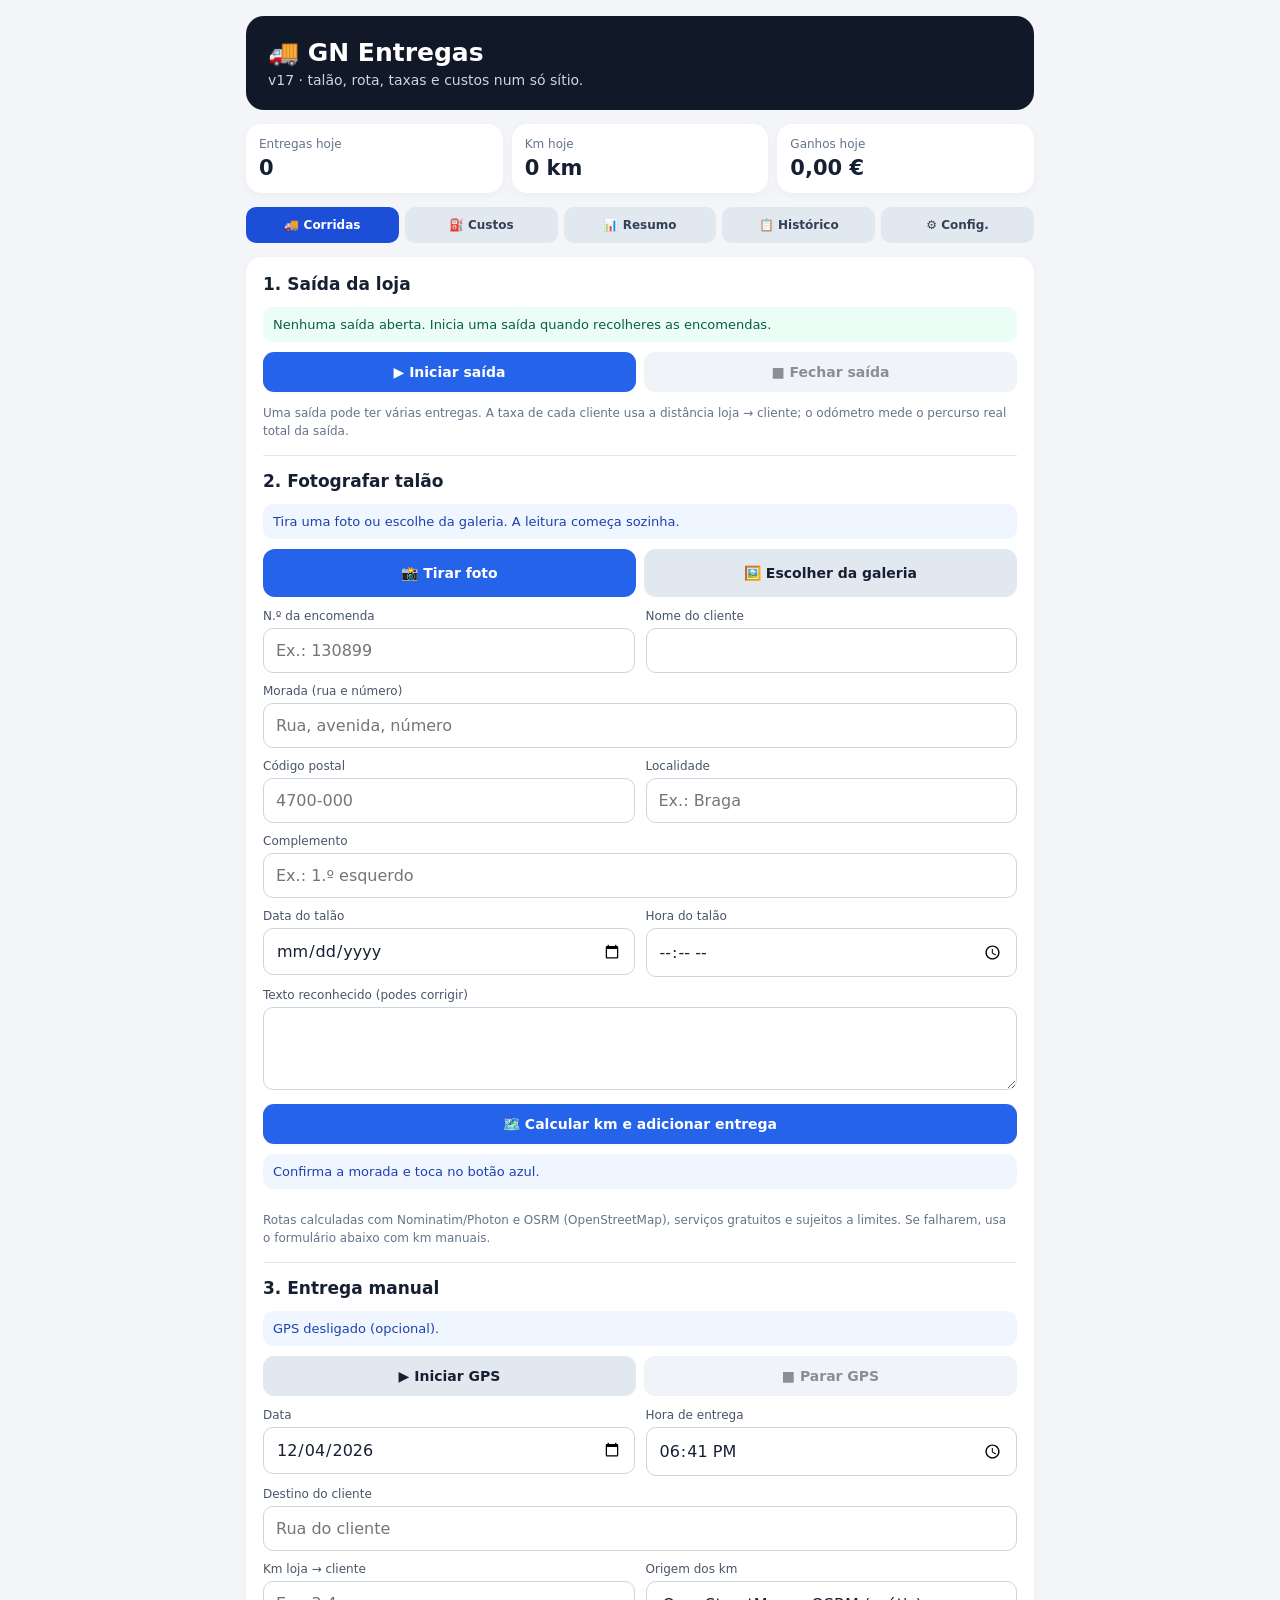
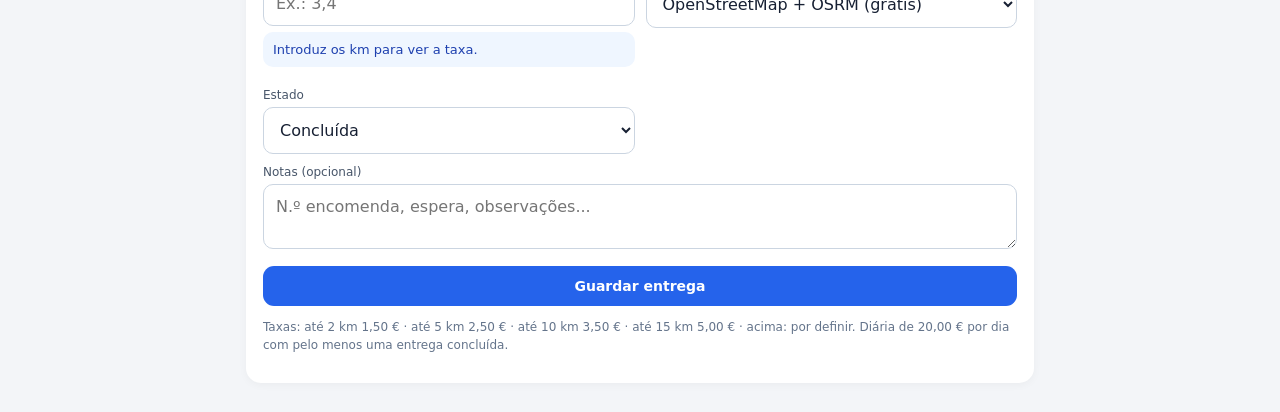
<file: index.html>
<!doctype html>
<html lang="pt-PT">
<head>
<meta charset="utf-8"><meta name="viewport" content="width=device-width,initial-scale=1,viewport-fit=cover">
<meta name="theme-color" content="#111827"><meta name="color-scheme" content="light"><link rel="icon" href="data:image/svg+xml,%3Csvg xmlns=%27http://www.w3.org/2000/svg%27 viewBox=%270 0 100 100%27%3E%3Ctext y=%27.9em%27 font-size=%2790%27%3E🚚%3C/text%3E%3C/svg%3E"><meta name="apple-mobile-web-app-capable" content="yes"><title>GN Entregas</title>
<style>
:root{font-family:system-ui,-apple-system,BlinkMacSystemFont,"Segoe UI",Roboto,sans-serif;color:#172033;background:#f3f5f8;color-scheme:light;-webkit-text-size-adjust:100%;text-size-adjust:100%}
*{box-sizing:border-box}body{margin:0 auto;padding:16px;max-width:820px}
header{background:#111827;color:#fff;padding:22px;border-radius:18px;margin-bottom:14px}
h1{font-size:25px;margin:0 0 5px}header p{margin:0;color:#cbd5e1;font-size:14px}
.cards{display:grid;grid-template-columns:repeat(3,1fr);gap:9px;margin:13px 0}
.card,section{background:#fff;border-radius:15px;box-shadow:0 2px 8px #0000000a}
.card{padding:13px}.k{font-size:12px;color:#64748b}.v{font-size:21px;font-weight:750;margin-top:5px}
section{padding:17px;margin:13px 0}h2{font-size:17px;margin:0 0 13px}
.grid{display:grid;grid-template-columns:1fr 1fr;gap:11px}
label{display:block;font-size:12px;color:#475569;margin:0 0 5px}
input,select,textarea{width:100%;padding:12px;border:1px solid #cbd5e1;border-radius:10px;font:inherit;font-size:16px;background:#fff;color:#172033}
textarea{min-height:65px;resize:vertical}.full{grid-column:1/-1}
button{font-family:inherit;border:0;border-radius:11px;padding:12px 14px;font-weight:700;font-size:14px;cursor:pointer}
button:disabled{opacity:.5}
.primary{background:#2563eb;color:#fff}.secondary{background:#e2e8f0;color:#172033}.danger{background:#fee2e2;color:#991b1b}
.actions{display:flex;gap:8px;flex-wrap:wrap;margin-top:10px}.actions>*{flex:1}
.note{font-size:12px;color:#64748b;line-height:1.5}.status{padding:10px;border-radius:10px;background:#eff6ff;color:#1e40af;font-size:13px;margin:10px 0}
.good{background:#ecfdf5;color:#065f46}.warn{background:#fff7ed;color:#9a3412}
table{width:100%;border-collapse:collapse;font-size:13px}th,td{text-align:left;padding:9px 5px;border-bottom:1px solid #e2e8f0}th{color:#64748b;font-weight:600}
.stats{display:grid;grid-template-columns:1fr 1fr;gap:9px}.stat{background:#f8fafc;border-radius:10px;padding:11px}
.hidden,.page-hidden{display:none!important}
hr{border:0;border-top:1px solid #e2e8f0;margin:15px 0}
.tabs{display:grid;grid-template-columns:repeat(5,1fr);gap:6px;margin:14px 0}
.tab{background:#e2e8f0;color:#334155;padding:11px 2px;font-size:12px;border-radius:10px}
.tab.active{background:#1d4ed8;color:#fff}
.photo-preview{width:100%;max-height:220px;object-fit:contain;border-radius:10px;background:#f1f5f9;margin-top:8px}
.file-action{display:inline-flex;align-items:center;justify-content:center;min-height:48px;padding:12px 16px;border-radius:12px;font-weight:700;cursor:pointer;text-align:center;margin:0;font-size:14px;color:#fff;text-decoration:none}
.file-action.secondary{color:#172033}
.native-file-picker{position:absolute;width:1px;height:1px;opacity:0;overflow:hidden;pointer-events:none}
.fuel-level{display:grid;grid-template-columns:repeat(9,1fr);gap:4px}.fuel-level button{padding:8px 2px;background:#e2e8f0;color:#334155}.fuel-level button.selected{background:#2563eb;color:#fff}
@media(max-width:520px){.cards{grid-template-columns:1fr 1fr}.grid{grid-template-columns:1fr}.full{grid-column:auto}table{font-size:12px}th,td{padding:7px 3px}.tab{font-size:11px}}
</style></head>
<body>
<header><h1>🚚 GN Entregas</h1><p>v17 · talão, rota, taxas e custos num só sítio.</p></header>
<div class="cards">
 <div class="card"><div class="k">Entregas hoje</div><div class="v" id="todayCount">0</div></div>
 <div class="card"><div class="k">Km hoje</div><div class="v" id="todayKm">0 km</div></div>
 <div class="card"><div class="k">Ganhos hoje</div><div class="v" id="todayTotal">€ 0,00</div></div>
</div>
<nav class="tabs" aria-label="Navegação principal">
<button class="tab active" data-page="page-runs">🚚 Corridas</button>
<button class="tab" data-page="page-costs">⛽ Custos</button>
<button class="tab" data-page="page-summary">📊 Resumo</button>
<button class="tab" data-page="page-history">📋 Histórico</button>
<button class="tab" data-page="page-settings">⚙️ Config.</button>
</nav>

<section id="page-runs">
<h2>1. Saída da loja</h2>
<div class="status good" id="routeStatus">Nenhuma saída aberta. Inicia uma saída quando recolheres as encomendas.</div>
<div class="actions">
 <button class="primary" id="openRoute">▶ Iniciar saída</button>
 <button class="secondary" id="closeRoute" disabled>■ Fechar saída</button>
</div>
<p class="note">Uma saída pode ter várias entregas. A taxa de cada cliente usa a distância loja → cliente; o odómetro mede o percurso real total da saída.</p>
<hr>
<h2>2. Fotografar talão</h2>
<div class="status" id="receiptStatus">Tira uma foto ou escolhe da galeria. A leitura começa sozinha.</div>
<div class="actions">
 <label class="primary file-action" for="receiptCam">📸 Tirar foto</label>
 <label class="secondary file-action" for="receiptGal">🖼️ Escolher da galeria</label>
</div>
<input id="receiptCam" type="file" accept="image/*" capture="environment" class="native-file-picker">
<input id="receiptGal" type="file" accept="image/*" class="native-file-picker">
<img id="receiptPreview" class="photo-preview hidden" alt="Pré-visualização do talão">
<div class="grid" style="margin-top:12px">
 <div><label for="orderNo">N.º da encomenda</label><input id="orderNo" placeholder="Ex.: 130899"></div>
 <div><label for="clientName">Nome do cliente</label><input id="clientName"></div>
 <div class="full"><label for="customerAddress">Morada (rua e número)</label><input id="customerAddress" placeholder="Rua, avenida, número"></div>
 <div><label for="customerPostal">Código postal</label><input id="customerPostal" inputmode="numeric" placeholder="4700-000"></div>
 <div><label for="customerCity">Localidade</label><input id="customerCity" placeholder="Ex.: Braga"></div>
 <div class="full"><label for="customerExtra">Complemento</label><input id="customerExtra" placeholder="Ex.: 1.º esquerdo"></div>
 <div><label for="receiptDate">Data do talão</label><input id="receiptDate" type="date"></div>
 <div><label for="receiptTime">Hora do talão</label><input id="receiptTime" type="time"></div>
 <div class="full"><label for="ocrRaw">Texto reconhecido (podes corrigir)</label><textarea id="ocrRaw" rows="3"></textarea></div>
</div>
<div class="actions"><button class="primary" type="button" id="finishReceipt">🗺️ Calcular km e adicionar entrega</button></div>
<div class="status" id="distanceStatus">Confirma a morada e toca no botão azul.</div>
<div class="actions"><a id="mapsLink" class="primary file-action hidden" target="_blank" rel="noopener">Abrir percurso no Google Maps</a></div>
<p class="note">Rotas calculadas com Nominatim/Photon e OSRM (OpenStreetMap), serviços gratuitos e sujeitos a limites. Se falharem, usa o formulário abaixo com km manuais.</p>
<hr>
<h2>3. Entrega manual</h2>
<div class="status" id="gpsStatus">GPS desligado (opcional).</div>
<div class="actions">
 <button class="secondary" id="startGps">▶ Iniciar GPS</button>
 <button class="secondary" id="stopGps" disabled>■ Parar GPS</button>
</div>
<form id="form" style="margin-top:12px">
<div class="grid">
 <div><label for="date">Data</label><input id="date" type="date" required></div>
 <div><label for="time">Hora de entrega</label><input id="time" type="time" required></div>
 <div class="full"><label for="to">Destino do cliente</label><input id="to" placeholder="Rua do cliente" required></div>
 <div><label for="km">Km loja → cliente</label><input id="km" inputmode="decimal" placeholder="Ex.: 3,4" required><div id="feePreview" class="status" style="margin-top:6px">Introduz os km para ver a taxa.</div></div>
 <div><label for="method">Origem dos km</label><select id="method"><option>OpenStreetMap + OSRM (grátis)</option><option>GPS</option><option>Manual / Google Maps</option></select></div>
 <div><label for="status">Estado</label><select id="status"><option>Concluída</option><option>Cancelada</option></select></div>
 <div class="full"><label for="notes">Notas (opcional)</label><textarea id="notes" placeholder="N.º encomenda, espera, observações..."></textarea></div>
</div>
<button class="primary" style="width:100%;margin-top:13px" type="submit">Guardar entrega</button>
</form>
<p class="note" id="feeNote"></p>
</section>

<section id="page-costs">
<h2>Moto e depreciação</h2>
<div class="grid">
 <div><label for="bikeValue">Valor atual da moto (€)</label><input id="bikeValue" type="number" min="0" step="0.01"></div>
 <div><label for="depreciationRate">Depreciação por dia trabalhado (%)</label><input id="depreciationRate" type="number" min="0" max="1" step="0.01"></div>
</div>
<p class="note">Provisão prática para desgaste e perda de valor, não uma avaliação oficial. Ajusta a taxa à vontade.</p>
<hr>
<h2>Registar abastecimento</h2>
<div class="grid">
 <div><label for="fuelDate">Data</label><input id="fuelDate" type="date"></div>
 <div><label for="fuelCost">Valor pago (€)</label><input id="fuelCost" inputmode="decimal" placeholder="15,00"></div>
 <div><label for="fuelLitres">Litros (opcional)</label><input id="fuelLitres" inputmode="decimal" placeholder="8,5"></div>
 <div><label for="fuelOdo">Km da moto (opcional)</label><input id="fuelOdo" inputmode="numeric"></div>
 <div class="full"><label for="fuelNote">Posto / observação</label><input id="fuelNote" placeholder="Ex.: gasolina 95"></div>
</div>
<button class="primary" id="saveFuel" style="width:100%;margin-top:12px">Guardar abastecimento</button>
<div id="fuelHistory" style="margin-top:10px"></div>
</section>

<section id="page-summary">
<div class="actions">
 <button class="secondary" data-period="day">Hoje</button>
 <button class="secondary" data-period="week">Semana</button>
 <button class="secondary" data-period="month">Mês</button>
</div>
<div class="status" id="periodLabel"></div>
<div class="stats">
 <div class="stat"><div class="k">Entregas concluídas</div><div class="v" id="pCount">0</div></div>
 <div class="stat"><div class="k">Km tarifados</div><div class="v" id="pKm">0 km</div></div>
 <div class="stat"><div class="k">Taxas de entrega</div><div class="v" id="pFees">€ 0,00</div></div>
 <div class="stat"><div class="k">Diárias (€20/dia)</div><div class="v" id="pDaily">€ 0,00</div></div>
 <div class="stat"><div class="k">Km reais (odómetro)</div><div class="v" id="pReal">0 km</div></div>
 <div class="stat"><div class="k">Líquido</div><div class="v" id="pNet">€ 0,00</div></div>
</div>
<p class="note" id="pBreakdown"></p>
</section>

<section id="page-history">
<h2>Histórico de entregas</h2>
<div class="grid"><div><label for="filterDate">Filtrar por dia</label><input id="filterDate" type="date"></div><div style="display:flex;align-items:end"><button class="secondary" id="clearFilter" style="width:100%">Ver todas</button></div></div>
<div style="overflow-x:auto;margin-top:12px"><table><thead><tr><th>Data / hora</th><th>Saída / destino</th><th>Km</th><th>Taxa</th><th></th></tr></thead><tbody id="rows"></tbody></table></div>
<div class="actions"><button class="secondary" id="csv">Exportar CSV</button><button class="secondary" id="backup">Cópia JSON</button><button class="secondary" id="importBtn">Importar cópia</button><input id="importFile" type="file" accept=".json,application/json,text/plain" hidden></div>
<p class="note">Os dados ficam só neste navegador. Exporta uma cópia JSON com regularidade, sobretudo antes de limpar o Safari.</p>
</section>

<section id="page-settings">
<h2>Valores por quilómetro</h2>
<p class="note">Aplicam-se às novas entregas; o histórico mantém os valores já registados.</p>
<div class="grid">
 <div><label for="feeBand1">0 a 2 km (€)</label><input id="feeBand1" type="number" min="0" step="0.01"></div>
 <div><label for="feeBand2">Mais de 2 até 5 km (€)</label><input id="feeBand2" type="number" min="0" step="0.01"></div>
 <div><label for="feeBand3">Mais de 5 até 10 km (€)</label><input id="feeBand3" type="number" min="0" step="0.01"></div>
 <div><label for="feeBand4">Mais de 10 até 15 km (€)</label><input id="feeBand4" type="number" min="0" step="0.01"></div>
 <div class="full"><label for="feeOver15">Mais de 15 km (€), opcional</label><input id="feeOver15" type="number" min="0" step="0.01" placeholder="Vazio = combinado caso a caso"></div>
 <div><label for="dailyFee">Diária (€)</label><input id="dailyFee" type="number" min="0" step="0.01"></div>
</div>
<button class="primary" id="saveFees" style="width:100%;margin-top:12px">Guardar valores</button>
<div id="feeStatus" class="status good">Valores carregados.</div>
<hr>
<h2>Loja de saída</h2>
<label for="storeAddr">Morada da loja (usada para calcular rotas)</label>
<input id="storeAddr" placeholder="Rua, número, localidade">
<button class="secondary" id="saveStore" style="width:100%;margin-top:10px">Guardar e localizar loja</button>
<div id="storeStatus" class="status"></div>
<hr>
<h2>Painel da moto: início e fim do dia</h2>
<p class="note">As fotografias servem só para ler o número; não ficam guardadas. Confirma sempre o valor lido.</p>
<div class="grid">
 <div class="full">
  <label for="dashStartPhoto">Painel, início</label>
  <input id="dashStartPhoto" type="file" accept="image/*" capture="environment">
  <img id="dashStartPreview" class="photo-preview hidden" alt="Painel no início">
  <label for="dashStartKm" style="margin-top:8px">Km iniciais</label>
  <input id="dashStartKm" inputmode="decimal">
  <label style="margin-top:8px">Combustível no início (barras)</label>
  <div id="dashStartFuel" class="fuel-level"></div>
 </div>
 <div class="full">
  <label for="dashEndPhoto">Painel, fim</label>
  <input id="dashEndPhoto" type="file" accept="image/*" capture="environment">
  <img id="dashEndPreview" class="photo-preview hidden" alt="Painel no fim">
  <label for="dashEndKm" style="margin-top:8px">Km finais</label>
  <input id="dashEndKm" inputmode="decimal">
  <label style="margin-top:8px">Combustível no fim (barras)</label>
  <div id="dashEndFuel" class="fuel-level"></div>
 </div>
</div>
<div class="actions">
 <button class="primary" id="saveDashboardDay">Guardar registo do dia</button>
 <button class="secondary" id="readDashOdo">Ler km nas fotos</button>
</div>
<div id="dashStatus" class="status">Tira as fotos e seleciona as barras de combustível.</div>
<div id="dashHistory" class="note"></div>
</section>

<script>
const $=id=>document.getElementById(id);
const pad=n=>String(n).padStart(2,'0');
const dstr=d=>d.getFullYear()+'-'+pad(d.getMonth()+1)+'-'+pad(d.getDate());
const today=()=>dstr(new Date()),nowT=()=>{const d=new Date();return pad(d.getHours())+':'+pad(d.getMinutes())};
const euro=n=>Number(n).toLocaleString('pt-PT',{style:'currency',currency:'EUR'});
const num=v=>{const n=parseFloat(String(v??'').replace(',','.'));return Number.isFinite(n)?n:NaN};
const fmt=(n,d=1)=>Number(n).toLocaleString('pt-PT',{maximumFractionDigits:d});
const esc=s=>String(s??'').replace(/[&<>"']/g,c=>({'&':'&amp;','<':'&lt;','>':'&gt;','"':'&quot;',"'":'&#39;'}[c]));
const ld=(k,d)=>{try{const v=JSON.parse(localStorage.getItem(k));return v??d}catch(e){return d}};
const sv=(k,v)=>{try{localStorage.setItem(k,JSON.stringify(v));return true}catch(e){alert('Sem espaço de armazenamento. Exporta uma cópia JSON e apaga dados antigos.');return false}};
const arr=v=>Array.isArray(v)?v:[];

let records=arr(ld('entregas_v1',[])).map(r=>({...r,km:Number(r.km)||0,fee:r.fee==null?null:Number(r.fee)}));
let fuelRecords=arr(ld('fuel_v1',[])),dashboardDays=arr(ld('gn_dashboard_days_v1',[]));
let feeBands={b1:1.5,b2:2.5,b3:3.5,b4:5,over15:null,daily:20,...ld('gn_fee_bands_v1',{})};
let store={addr:'Honorato, Braga, Portugal',lat:null,lon:null,...ld('gn_store_v1',{})};
let activeRoute=ld('gn_active_route_v1',null);
let bikeValue=Number(ld('bike_value_v1',3600))||0,depRate=Number(ld('depreciation_rate_v1',0.04));
let period='day',watchId=null,track=[],lastPoint=null,gpsKm=0,wakeLock=null;
let dashStartLevel=null,dashEndLevel=null,receiptFile=null,lastMaps='';

const saveRecords=()=>sv('entregas_v1',records);
const persist=()=>{saveRecords();render()};
function fee(k){if(!Number.isFinite(k)||k<0)return null;const f=feeBands;if(k<=2)return +f.b1;if(k<=5)return +f.b2;if(k<=10)return +f.b3;if(k<=15)return +f.b4;return f.over15===''||f.over15==null?null:+f.over15}
const done=()=>records.filter(r=>r.status==='Concluída');
function hav(a,b){const R=6371,r=x=>x*Math.PI/180,d1=r(b.lat-a.lat),d2=r(b.lon-a.lon),q=Math.sin(d1/2)**2+Math.cos(r(a.lat))*Math.cos(r(b.lat))*Math.sin(d2/2)**2;return 2*R*Math.asin(Math.sqrt(q))}
function periodDates(){const n=new Date(),d=new Date(n.getFullYear(),n.getMonth(),n.getDate());if(period==='day')return[today(),today()];if(period==='month')return[dstr(new Date(n.getFullYear(),n.getMonth(),1)),today()];const s=new Date(d);s.setDate(d.getDate()-((d.getDay()+6)%7));return[dstr(s),today()]}
const within=(x,a,b)=>x>=a&&x<=b;

function render(){
 const daily=+feeBands.daily||0;
 const t=done().filter(r=>r.date===today());
 $('todayCount').textContent=t.length;$('todayKm').textContent=fmt(t.reduce((s,r)=>s+r.km,0))+' km';
 $('todayTotal').textContent=euro(t.reduce((s,r)=>s+(r.fee||0),0)+(t.length?daily:0));
 const[a,b]=periodDates(),rs=done().filter(r=>within(r.date,a,b));
 const km=rs.reduce((s,r)=>s+r.km,0),fees=rs.reduce((s,r)=>s+(r.fee||0),0),days=new Set(rs.map(r=>r.date)).size;
 const dep=days*bikeValue*(depRate/100),fuel=fuelRecords.filter(x=>within(x.date,a,b)).reduce((s,x)=>s+x.cost,0);
 const routes={};rs.forEach(r=>{if(r.routeActualKm!=null)routes[r.routeId]=r.routeActualKm});
 const real=Object.values(routes).reduce((s,x)=>s+x,0),gross=fees+days*daily,net=gross-fuel-dep;
 $('periodLabel').textContent=period==='day'?'Hoje':period==='week'?'Esta semana (segunda a hoje)':'Este mês (dia 1 a hoje)';
 $('pCount').textContent=rs.length;$('pKm').textContent=fmt(km)+' km';$('pFees').textContent=euro(fees);$('pDaily').textContent=euro(days*daily);
 $('pReal').textContent=fmt(real)+' km';$('pNet').textContent=euro(net);
 $('pBreakdown').textContent='Bruto '+euro(gross)+' · Combustível '+euro(fuel)+' · Depreciação '+euro(dep)+' · Dias trabalhados '+days+(rs.length&&days?' · Média '+euro(net/days)+'/dia':'');
 document.querySelectorAll('[data-period]').forEach(x=>{x.className=x.dataset.period===period?'primary':'secondary'});
 const f=$('filterDate').value,view=records.filter(r=>!f||r.date===f).sort((x,y)=>(y.date+y.time).localeCompare(x.date+x.time));
 $('rows').innerHTML=view.map(r=>`<tr><td>${esc(r.date.split('-').reverse().join('/'))}<br>${esc(r.time)}</td><td><b>${esc(r.routeId||'—')}</b><br>${esc(r.to)}<br><span class="note">${esc(r.status)}${r.notes?' · '+esc(r.notes):''}</span></td><td>${fmt(r.km)}</td><td>${r.fee==null?'Por definir':euro(r.fee)}</td><td><button class="danger" data-del="${esc(r.id)}">×</button></td></tr>`).join('')||'<tr><td colspan="5" style="text-align:center;padding:18px;color:#64748b">Sem entregas neste filtro.</td></tr>';
 $('feeNote').textContent='Taxas: até 2 km '+euro(feeBands.b1)+' · até 5 km '+euro(feeBands.b2)+' · até 10 km '+euro(feeBands.b3)+' · até 15 km '+euro(feeBands.b4)+' · acima: '+(feeBands.over15==null||feeBands.over15===''?'por definir':euro(feeBands.over15))+'. Diária de '+euro(daily)+' por dia com pelo menos uma entrega concluída.';
}
$('rows').addEventListener('click',e=>{const id=e.target.dataset?.del;if(id&&confirm('Apagar esta entrega?')){records=records.filter(r=>r.id!==id);persist()}});

// Saída
function showRoute(){
 if(activeRoute){$('routeStatus').className='status';$('routeStatus').textContent='Saída aberta · odómetro inicial: '+fmt(activeRoute.odoStart)+' km.'}
 $('openRoute').disabled=!!activeRoute;$('closeRoute').disabled=!activeRoute;
}
$('openRoute').onclick=()=>{
 if(activeRoute)return;
 const last=records.filter(r=>r.routeOdoEnd!=null).map(r=>r.routeOdoEnd).pop();
 const raw=prompt('Km da moto no INÍCIO da saída (odómetro):',last??'');
 if(raw===null)return;const s=num(raw);
 if(!Number.isFinite(s)||s<0)return alert('Introduz um valor válido.');
 activeRoute={id:'R'+Date.now(),started:new Date().toISOString(),odoStart:s};
 sv('gn_active_route_v1',activeRoute);showRoute();
};
$('closeRoute').onclick=()=>{
 if(!activeRoute)return;
 const raw=prompt('Km da moto no FIM da saída (odómetro):');if(raw===null)return;
 const e=num(raw);if(!Number.isFinite(e)||e<activeRoute.odoStart)return alert('Os km finais têm de ser iguais ou superiores aos iniciais.');
 const A=activeRoute,real=Math.round((e-A.odoStart)*10)/10,closed=new Date().toISOString();
 records.filter(r=>r.routeId===A.id).forEach(r=>{r.routeClosed=closed;r.routeOdoStart=A.odoStart;r.routeOdoEnd=e;r.routeActualKm=real});
 saveRecords();activeRoute=null;localStorage.removeItem('gn_active_route_v1');
 $('routeStatus').className='status good';$('routeStatus').textContent='Saída fechada · '+fmt(A.odoStart)+' → '+fmt(e)+' km · '+fmt(real)+' km percorridos.';
 showRoute();render();
};

// Gravar entrega (único ponto de entrada)
function addDelivery(d){
 if(d.order&&records.some(r=>r.order===d.order&&r.date===d.date)&&!confirm('Já existe uma entrega com a encomenda '+d.order+' neste dia. Guardar mesmo assim?'))return false;
 const rec={id:Date.now().toString(36)+Math.random().toString(36).slice(2,6),routeId:activeRoute?activeRoute.id:'Avulsa',routeOdoStart:activeRoute?activeRoute.odoStart:null,from:'Honorato',fee:fee(d.km),status:'Concluída',method:'Manual / Google Maps',notes:'',...d};
 records.push(rec);persist();return true;
}
$('form').onsubmit=e=>{
 e.preventDefault();const k=num($('km').value);
 if(!Number.isFinite(k)||k<0)return alert('Indica quilómetros válidos.');
 if(!activeRoute&&!confirm('Não há saída aberta. Guardar como entrega avulsa?'))return;
 const ok=addDelivery({date:$('date').value,time:$('time').value,to:$('to').value.trim(),km:Math.round(k*10)/10,status:$('status').value,method:$('method').value,notes:$('notes').value.trim(),gpsKm:track.length>1?Math.round(gpsKm*100)/100:null});
 if(ok){$('to').value='';$('km').value='';$('notes').value='';$('date').value=today();$('time').value=nowT();updateFeePreview();track=[];gpsKm=0;lastPoint=null}
};
function updateFeePreview(){
 const k=num($('km').value),el=$('feePreview');
 if(!Number.isFinite(k)||k<0){el.textContent='Introduz os km para ver a taxa.';el.className='status';return}
 const v=fee(k);el.className='status good';el.textContent='Taxa: '+(v==null?'por definir':euro(v));
}
$('km').addEventListener('input',updateFeePreview);

// GPS
const gstat=(m,c='')=>{$('gpsStatus').className='status '+c;$('gpsStatus').textContent=m};
async function startGPS(){
 if(!navigator.geolocation)return gstat('Sem GPS neste navegador. Usa km manuais.','warn');
 if(window.isSecureContext===false)return gstat('O GPS só funciona em páginas https (ou localhost). Abre a app por https ou usa km manuais.','warn');
 if(watchId!==null)return;
 track=[];lastPoint=null;gpsKm=0;gstat('A obter localização…');
 try{if(navigator.wakeLock)wakeLock=await navigator.wakeLock.request('screen')}catch(e){}
 watchId=navigator.geolocation.watchPosition(pos=>{
  const p={lat:pos.coords.latitude,lon:pos.coords.longitude,acc:pos.coords.accuracy};
  if(p.acc>80)return;
  if(lastPoint){const d=hav(lastPoint,p);if(d>=0.5)gstat('Salto de localização ignorado. Confirma os km.','warn');else if(d>0.003)gpsKm+=d}
  track.push(p);lastPoint=p;gstat('GPS ativo · '+gpsKm.toFixed(2).replace('.',',')+' km · '+track.length+' pontos','good');
 },err=>{gstat('Erro de GPS: '+err.message,'warn');stopGPS(false)},{enableHighAccuracy:true,maximumAge:1000,timeout:15000});
 $('startGps').disabled=true;$('stopGps').disabled=false;
}
function stopGPS(msg=true){
 if(watchId!==null)navigator.geolocation.clearWatch(watchId);watchId=null;
 try{wakeLock&&wakeLock.release()}catch(e){}wakeLock=null;
 $('startGps').disabled=false;$('stopGps').disabled=true;
 if(msg)track.length>1?gstat('GPS parado · '+gpsKm.toFixed(2).replace('.',',')+' km medidos (guardados com a próxima entrega).','good'):gstat('Pontos insuficientes. Usa km manuais.','warn');
}
$('startGps').onclick=startGPS;$('stopGps').onclick=()=>stopGPS(true);

// Exportar / importar
function download(data,name,type){const a=document.createElement('a'),u=URL.createObjectURL(new Blob([data],{type}));a.href=u;a.download=name;document.body.appendChild(a);a.click();a.remove();setTimeout(()=>URL.revokeObjectURL(u),1500)}
$('csv').onclick=()=>{const head=['Data','Hora','Saída','Encomenda','Destino','Km','Taxa EUR','Estado','Método','Km reais saída','Notas'];
 const q=v=>{v=String(v??'');if(/^[=+\-@]/.test(v))v="'"+v;return '"'+v.replace(/"/g,'""')+'"'};
 download('\ufeff'+[head,...records.map(r=>[r.date,r.time,r.routeId,r.order,r.to,r.km,r.fee??'',r.status,r.method,r.routeActualKm??'',r.notes])].map(x=>x.map(q).join(';')).join('\n'),'gn-entregas.csv','text/csv;charset=utf-8')};
$('backup').onclick=()=>download(JSON.stringify({deliveries:records,fuel:fuelRecords,bikeValue,depreciationRate:depRate,feeBands,store,dashboardDays},null,2),'backup-gn-entregas-'+today()+'.json','application/json');
$('importBtn').onclick=()=>$('importFile').click();
$('importFile').onchange=async e=>{
 const f=e.target.files[0];if(!f)return;
 try{
  const d=JSON.parse(await f.text()),dl=Array.isArray(d)?d:d.deliveries;if(!Array.isArray(dl))throw 0;
  if(!confirm('Substituir TODO o histórico atual por esta cópia ('+dl.length+' entregas)?'))return;
  records=dl.map(r=>({...r,id:String(r.id||Date.now()+Math.random()),km:Number(r.km)||0,fee:r.fee==null||r.fee===''?null:Number(r.fee)}));
  fuelRecords=arr(d.fuel);dashboardDays=arr(d.dashboardDays);
  if(d.bikeValue!=null){bikeValue=Number(d.bikeValue)||0;sv('bike_value_v1',bikeValue)}
  if(d.depreciationRate!=null){depRate=Number(d.depreciationRate)||0;sv('depreciation_rate_v1',depRate)}
  if(d.feeBands){feeBands={...feeBands,...d.feeBands};sv('gn_fee_bands_v1',feeBands)}
  if(d.store){store={...store,...d.store};sv('gn_store_v1',store)}
  sv('fuel_v1',fuelRecords);sv('gn_dashboard_days_v1',dashboardDays);
  persist();renderFuel();renderDashboard();loadInputs();alert('Cópia importada.');
 }catch(x){alert('Cópia inválida.')}
 e.target.value='';
};

// Custos
$('bikeValue').addEventListener('change',()=>{bikeValue=Math.max(0,num($('bikeValue').value)||0);sv('bike_value_v1',bikeValue);render()});
$('depreciationRate').addEventListener('change',()=>{depRate=Math.min(1,Math.max(0,num($('depreciationRate').value)||0));$('depreciationRate').value=depRate;sv('depreciation_rate_v1',depRate);render()});
$('saveFuel').onclick=()=>{
 const cost=num($('fuelCost').value);if(!Number.isFinite(cost)||cost<=0)return alert('Indica o valor pago.');
 fuelRecords.push({id:Date.now().toString(36),date:$('fuelDate').value||today(),cost,litres:num($('fuelLitres').value)||null,odo:$('fuelOdo').value||'',note:$('fuelNote').value.trim()});
 sv('fuel_v1',fuelRecords);['fuelCost','fuelLitres','fuelOdo','fuelNote'].forEach(i=>$(i).value='');renderFuel();render();
};
function renderFuel(){
 $('fuelHistory').innerHTML=fuelRecords.slice().sort((a,b)=>b.date.localeCompare(a.date)).map(x=>`<div style="display:flex;justify-content:space-between;gap:8px;align-items:center;padding:7px 0;border-bottom:1px solid #e2e8f0;font-size:13px"><span>${esc(x.date.split('-').reverse().join('/'))} · ${euro(x.cost)}${x.litres?' · '+fmt(x.litres,2)+' L':''}${x.litres?' · '+euro(x.cost/x.litres)+'/L':''}${x.note?' · '+esc(x.note):''}</span><button class="danger" data-fdel="${esc(x.id)}">×</button></div>`).join('')||'<p class="note">Sem abastecimentos registados.</p>';
}
$('fuelHistory').addEventListener('click',e=>{const id=e.target.dataset?.fdel;if(id&&confirm('Apagar este abastecimento?')){fuelRecords=fuelRecords.filter(x=>x.id!==id);sv('fuel_v1',fuelRecords);renderFuel();render()}});

// Configuração
function loadInputs(){
 $('feeBand1').value=feeBands.b1;$('feeBand2').value=feeBands.b2;$('feeBand3').value=feeBands.b3;$('feeBand4').value=feeBands.b4;$('feeOver15').value=feeBands.over15??'';$('dailyFee').value=feeBands.daily;
 $('bikeValue').value=bikeValue;$('depreciationRate').value=depRate;$('storeAddr').value=store.addr;
 $('storeStatus').textContent=store.lat!=null?'Loja localizada e guardada.':'Loja ainda não localizada (acontece no primeiro cálculo).';
}
$('saveFees').onclick=()=>{
 const ids=['feeBand1','feeBand2','feeBand3','feeBand4','dailyFee'];
 if(ids.some(i=>!Number.isFinite(num($(i).value))||num($(i).value)<0))return alert('Preenche os escalões e a diária com valores iguais ou superiores a zero.');
 const o=$('feeOver15').value.trim();if(o!==''&&(!Number.isFinite(num(o))||num(o)<0))return alert('Valor acima de 15 km inválido.');
 feeBands={b1:num($('feeBand1').value),b2:num($('feeBand2').value),b3:num($('feeBand3').value),b4:num($('feeBand4').value),over15:o===''?null:num(o),daily:num($('dailyFee').value)};
 sv('gn_fee_bands_v1',feeBands);$('feeStatus').textContent='Valores guardados. Aplicam-se às próximas entregas.';render();
};
$('saveStore').onclick=async()=>{
 const a=$('storeAddr').value.trim();if(a.length<4)return alert('Indica a morada da loja.');
 $('storeStatus').className='status';$('storeStatus').textContent='A localizar…';
 try{const r=await geocode(a);if(!r.length)throw new Error('Morada não encontrada.');store={addr:a,lat:r[0].lat,lon:r[0].lon};sv('gn_store_v1',store);$('storeStatus').className='status good';$('storeStatus').textContent='Loja guardada: '+r[0].label}
 catch(e){$('storeStatus').className='status warn';$('storeStatus').textContent=e.message}
};

// Painel
function makeFuelButtons(id,setter){
 const h=$(id);h.innerHTML='';
 for(let n=0;n<=8;n++){const b=document.createElement('button');b.type='button';b.textContent=n===8?'8/8':String(n);b.setAttribute('aria-label',n+' de 8 barras');
  b.onclick=()=>{setter(n);[...h.children].forEach((x,i)=>x.classList.toggle('selected',i===n))};h.appendChild(b)}
}
makeFuelButtons('dashStartFuel',n=>dashStartLevel=n);makeFuelButtons('dashEndFuel',n=>dashEndLevel=n);
const dashImgs={start:null,end:null};
async function toCanvasBlob(file,max,q){
 let src,w,h,bmp=null;
 try{if(window.createImageBitmap){bmp=await createImageBitmap(file,{imageOrientation:'from-image'});src=bmp;w=bmp.width;h=bmp.height}}catch(e){bmp=null}
 if(!bmp){
  const url=await new Promise((ok,no)=>{const r=new FileReader();r.onload=()=>ok(r.result);r.onerror=()=>no(new Error('Não consegui ler o ficheiro.'));r.readAsDataURL(file)});
  const img=new Image();
  await new Promise((ok,no)=>{img.onload=ok;img.onerror=()=>no(new Error('Não consegui abrir a fotografia. Tenta outra.'));img.src=url});
  src=img;w=img.naturalWidth;h=img.naturalHeight;
 }
 const s=Math.min(1,max/Math.max(w,h)),c=document.createElement('canvas');c.width=Math.round(w*s);c.height=Math.round(h*s);
 c.getContext('2d').drawImage(src,0,0,c.width,c.height);
 const blob=await new Promise(r=>c.toBlob(r,'image/jpeg',q));
 if(!blob)throw new Error('Não foi possível preparar a imagem.');
 return{blob,canvas:c,url:c.toDataURL('image/jpeg',.6)};
}
async function dashPhoto(which,file){
 if(!file)return;
 try{const r=await toCanvasBlob(file,1600,.9);dashImgs[which]=r.blob;const p=$(which==='start'?'dashStartPreview':'dashEndPreview');p.src=r.url;p.classList.remove('hidden');$('dashStatus').textContent='Foto carregada. Toca em “Ler km nas fotos”.'}
 catch(e){$('dashStatus').textContent=e.message}
}
$('dashStartPhoto').onchange=e=>dashPhoto('start',e.target.files[0]);
$('dashEndPhoto').onchange=e=>dashPhoto('end',e.target.files[0]);
async function loadOCR(){
 if(window.Tesseract)return;
 for(const u of['https://cdn.jsdelivr.net/npm/tesseract.js@5.1.1/dist/tesseract.min.js','https://cdnjs.cloudflare.com/ajax/libs/tesseract.js/5.1.1/tesseract.min.js']){
  try{await new Promise((ok,no)=>{const s=document.createElement('script');s.src=u;s.onload=ok;s.onerror=no;document.head.appendChild(s)});return}catch(e){}
 }
 throw new Error('Não foi possível carregar o leitor OCR. Verifica a internet.');
}
async function readOdometer(blob){
 await loadOCR();
 const t=(await Tesseract.recognize(blob,'eng')).data.text||'';
 const c=(t.match(/\b\d{4,7}(?:[.,]\d)?\b/g)||[]).map(x=>num(x));
 if(!c.length)throw new Error('Não identifiquei o odómetro. Escreve os km à mão.');
 return c.find(x=>String(Math.floor(x)).length>=5&&String(Math.floor(x)).length<=6)??c[0];
}
$('readDashOdo').onclick=async()=>{
 const b=$('readDashOdo');b.disabled=true;$('dashStatus').textContent='A analisar…';
 try{
  if(!dashImgs.start&&!dashImgs.end)throw new Error('Tira primeiro a fotografia do painel.');
  if(dashImgs.start)$('dashStartKm').value=await readOdometer(dashImgs.start);
  if(dashImgs.end)$('dashEndKm').value=await readOdometer(dashImgs.end);
  $('dashStatus').textContent='Leitura concluída. Confirma os números: reflexos podem causar erros.';
 }catch(e){$('dashStatus').textContent=e.message}finally{b.disabled=false}
};
$('saveDashboardDay').onclick=()=>{
 const s=num($('dashStartKm').value),e=num($('dashEndKm').value);
 if(!Number.isFinite(s)||!Number.isFinite(e)||s<=0||e<s)return alert('Confirma os km inicial e final (o final não pode ser inferior).');
 if((dashStartLevel===null||dashEndLevel===null)&&!confirm('Não selecionaste as barras de combustível. Guardar mesmo assim?'))return;
 const it={date:today(),startKm:s,endKm:e,distance:Math.round((e-s)*10)/10,startFuelBars:dashStartLevel,endFuelBars:dashEndLevel};
 dashboardDays=dashboardDays.filter(x=>x.date!==it.date);dashboardDays.push(it);sv('gn_dashboard_days_v1',dashboardDays);
 $('dashStatus').className='status good';$('dashStatus').textContent='Guardado: '+fmt(it.distance)+' km percorridos.';renderDashboard();
};
function renderDashboard(){
 $('dashHistory').innerHTML=dashboardDays.slice().sort((a,b)=>b.date.localeCompare(a.date)).slice(0,30).map(x=>`<div style="padding:8px 0;border-bottom:1px solid #e2e8f0"><b>${esc(x.date.split('-').reverse().join('/'))}</b> · ${fmt(x.distance)} km · Combustível ${x.startFuelBars??'—'}/8 → ${x.endFuelBars??'—'}/8</div>`).join('')||'Sem registos diários do painel.';
}

// Talão
const rs=(m,c='')=>{$('receiptStatus').className='status '+c;$('receiptStatus').textContent=m};
async function onReceipt(e){
 const file=e.target.files&&e.target.files[0];e.target.value='';
 if(!file)return;
 if(file.type&&!file.type.startsWith('image/'))return rs('Escolhe uma fotografia (JPG, PNG ou HEIC).','warn');
 rs('A preparar fotografia…');
 try{
  let r=null;try{r=await toCanvasBlob(file,2200,.92)}catch(e){}receiptFile=r?r.blob:file;window.receiptCanvas=r?r.canvas:null;
  if(r){$('receiptPreview').src=r.url;$('receiptPreview').classList.remove('hidden')}
  await readReceipt();
 }catch(err){rs(err.message,'warn')}
}
$('receiptCam').addEventListener('change',onReceipt);$('receiptGal').addEventListener('change',onReceipt);
const OCR_OPTS={langPath:'https://cdn.jsdelivr.net/npm/@tesseract.js-data/por/4.0.0_best_int',workerPath:'https://cdn.jsdelivr.net/npm/tesseract.js@5.1.1/dist/worker.min.js',corePath:'https://cdn.jsdelivr.net/npm/tesseract.js-core@5.1.0'};
function rot(c,deg){const o=document.createElement('canvas'),sw=deg%180!==0;o.width=sw?c.height:c.width;o.height=sw?c.width:c.height;const x=o.getContext('2d');x.translate(o.width/2,o.height/2);x.rotate(deg*Math.PI/180);x.drawImage(c,-c.width/2,-c.height/2);return o}
const ocrScore=t=>(String(t).match(/delivery|endere|cliente|nome|total|complemento|subtotal|entrega/gi)||[]).length;
async function readReceipt(){
 try{
  rs('A carregar o leitor…');await loadOCR();
  const logger=m=>{if(m.status==='recognizing text')rs('A ler talão: '+Math.round((m.progress||0)*100)+'%')};
  const worker=await Tesseract.createWorker('por',1,{...OCR_OPTS,logger});
  let best='',bs=-1;
  const srcs=window.receiptCanvas?[0,90,270,180].map(d=>d?rot(window.receiptCanvas,d):window.receiptCanvas):[receiptFile];
  for(const src of srcs){
   const r=await worker.recognize(src),t=r.data.text||'',sc=ocrScore(t);
   if(sc>bs){bs=sc;best=t}if(sc>=4)break;
  }
  await worker.terminate();
  $('ocrRaw').value=best;parseReceipt(best);
  if($('customerAddress').value&&$('customerCity').value)autoCalc();
 }catch(err){rs('Falha na leitura: '+((err&&err.message)||String(err||'o leitor foi bloqueado'))+'. Abre o ficheiro diretamente no Safari/Chrome ou preenche à mão.','warn')}
}
async function autoCalc(){try{const{km}=await routeKm(),v=fee(km);dstat('Km calculados: '+fmt(km)+' km · valor da corrida: '+(v==null?'por definir':euro(v))+'. Toca no botão azul para adicionar.','good')}catch(e){dstat((e&&e.message)||'Não consegui calcular os km.','warn')}}
function parseReceipt(text){
 const raw=String(text).replace(/\r/g,''),N=x=>x.normalize('NFD').replace(/[\u0300-\u036f]/g,'').toLowerCase();
 const lines=raw.split('\n').map(x=>x.replace(/[|¦]/g,' ').replace(/\s+/g,' ').trim()).filter(Boolean);
 const find=(re,from=0)=>{for(let k=from;k<lines.length;k++)if(re.test(N(lines[k])))return k;return -1};
 const after=l=>{const i=l.indexOf(':');return i>=0?l.slice(i+1).trim():l.replace(/^\S+\s*/,'').trim()};
 const set=(id,v)=>{if(v)$(id).value=v};
 ['orderNo','clientName','customerAddress','customerPostal','customerCity','customerExtra'].forEach(i=>$(i).value='');
 let m=raw.match(/(?:delivery|encomenda|pedido|order)\s*(?:n[.º°o]*\s*)?[:#-]?\s*#?\s*(\d{4,})/i);if(m)set('orderNo',m[1]);
 const cs=Math.max(0,find(/dados do cliente/));let i=find(/^(?:nome(?: do cliente)?|cliente|customer name)\s*[:#-]/,cs);if(i>=0)set('clientName',after(lines[i]));
 i=find(/^(?:ender\w*|morada|address|rua)\s*[:#-]/,cs);
 if(i>=0){
  let a=after(lines[i]);const stop=/^(?:complemento|andar|tipo|data|hora|telefone|telemovel|codigo postal|cod\. postal|cp|localidade|cidade|cliente|nome|nif|pedido|delivery)\s*[:#-]?/;
  for(let j=i+1;j<Math.min(lines.length,i+4);j++){if(stop.test(N(lines[j]))||/\d{4}-\d{3}/.test(lines[j]))break;if(lines[j].length>2)a+=' '+lines[j]}
  a=a.replace(/[, ]+\d{4}-\d{3}.*$/,'').replace(/[;,.\s]+$/,'');const cm=a.lastIndexOf(',');if(!/\d{4}-\d{3}/.test(raw)&&cm>0&&!/\d/.test(a.slice(cm+1))){set('customerCity',a.slice(cm+1).trim());a=a.slice(0,cm).trim()}set('customerAddress',a);
 }
 m=raw.match(/\b(\d{4}-\d{3})[ ,]+([A-Za-zÀ-ÿ][A-Za-zÀ-ÿ -]{2,})/);if(m){set('customerPostal',m[1]);set('customerCity',m[2].trim())}
 else{m=raw.match(/\b(\d{4}-\d{3})\b/);if(m)set('customerPostal',m[1])}
 i=find(/^(?:complemento|andar|fracao|porta)\s*[:#-]/,cs);if(i>=0)set('customerExtra',after(lines[i]));
 m=raw.match(/(\d{2})[\/.-](\d{2})[\/.-](\d{4})\s*,?\s*(\d{2}):(\d{2})/);
 if(m){$('receiptDate').value=m[3]+'-'+m[2]+'-'+m[1];$('receiptTime').value=m[4]+':'+m[5]}
 const ok=$('orderNo').value||$('clientName').value||$('customerAddress').value;
 rs(ok?'Campos identificados. Confirma nome, morada, código postal e localidade.':'Não consegui separar os campos. Corrige o texto ou preenche à mão.',ok?'good':'warn');
}

// Rotas
async function ft(url,ms=12000){const c=new AbortController(),t=setTimeout(()=>c.abort(),ms);try{return await fetch(url,{headers:{Accept:'application/json'},signal:c.signal})}finally{clearTimeout(t)}}
const photonLabel=f=>{const p=f.properties||{};return[p.name,p.street,p.housenumber,p.postcode,p.city].filter(Boolean).join(', ')};
async function geocode(q){
 q=String(q||'').trim();if(q.length<4)throw new Error('Morada incompleta.');
 try{const r=await ft('https://nominatim.openstreetmap.org/search?format=jsonv2&limit=5&countrycodes=pt&q='+encodeURIComponent(q));
  if(r.ok){const a=await r.json();if(a.length)return a.map(x=>({lat:+x.lat,lon:+x.lon,label:x.display_name}))}}catch(e){}
 try{const r=await ft('https://photon.komoot.io/api/?'+new URLSearchParams({q,limit:'5'}));
  if(!r.ok)throw 0;const j=await r.json();
  return(j.features||[]).filter(x=>x.geometry?.coordinates).map(x=>({lon:+x.geometry.coordinates[0],lat:+x.geometry.coordinates[1],label:photonLabel(x)}))}
 catch(e){throw new Error('Serviços de pesquisa indisponíveis. Tenta de novo ou usa km manuais.')}
}
const dstat=(m,c='')=>{$('distanceStatus').className='status '+c;$('distanceStatus').textContent=m};
async function routeKm(){
 const street=$('customerAddress').value.trim(),city=$('customerCity').value.trim(),postal=$('customerPostal').value.trim();
 if(!street||!city)throw new Error('Preenche a rua/número e a localidade.');
 dstat('A procurar a morada do cliente…');
 let dests=await geocode([street,postal,city,'Portugal'].filter(Boolean).join(', '));
 if(!dests.length&&postal)dests=await geocode([street,city,'Portugal'].join(', '));
 if(!dests.length)throw new Error('Morada não encontrada. Confirma rua, número e localidade.');
 let d=dests[0];
 if(dests.length>1){
  const c=prompt('Confirma a morada (número da opção):\n\n'+dests.map((f,i)=>(i+1)+'. '+f.label).join('\n'),'1');
  if(c===null)throw new Error('Pesquisa cancelada.');
  const ix=Number(c)-1;if(!dests[ix])throw new Error('Opção inválida.');d=dests[ix];
 }
 if(store.lat==null){
  dstat('A localizar a loja…');const o=await geocode(store.addr);
  if(!o.length)throw new Error('Não encontrei a loja. Corrige a morada em Config.');
  store.lat=o[0].lat;store.lon=o[0].lon;sv('gn_store_v1',store);
 }
 dstat('A calcular o percurso…');
 const r=await ft(`https://router.project-osrm.org/route/v1/driving/${store.lon},${store.lat};${d.lon},${d.lat}?overview=false`);
 if(!r.ok)throw new Error('Serviço de rotas indisponível (HTTP '+r.status+').');
 const j=await r.json();if(j.code!=='Ok'||!j.routes?.length)throw new Error('Sem rota de carro para esta morada.');
 return{km:Math.round(j.routes[0].distance/100)/10,label:d.label};
}
$('finishReceipt').onclick=async()=>{
 const b=$('finishReceipt');
 if(!$('customerAddress').value.trim()||!$('customerCity').value.trim())return alert('Fotografa o talão e confirma a rua e a localidade.');
 if(!activeRoute&&!confirm('Não há saída aberta. Adicionar como entrega avulsa?'))return;
 b.disabled=true;$('mapsLink').classList.add('hidden');
 try{
  const{km,label}=await routeKm(),v=fee(km);
  const addr=[$('customerAddress').value.trim(),$('customerExtra').value.trim(),$('customerPostal').value.trim(),$('customerCity').value.trim()].filter(Boolean).join(', ');
  const ok=addDelivery({date:$('receiptDate').value||today(),time:$('receiptTime').value||nowT(),to:addr,km,method:'OpenStreetMap + OSRM (grátis)',order:$('orderNo').value.trim(),notes:[$('orderNo').value.trim(),$('clientName').value.trim()].filter(Boolean).join(' - ')});
  if(!ok){dstat('Entrega não guardada.','warn');return}
  $('mapsLink').href='https://www.google.com/maps/dir/?api=1&origin='+encodeURIComponent(store.addr)+'&destination='+encodeURIComponent(addr)+'&travelmode=driving';
  $('mapsLink').classList.remove('hidden');
  dstat('Entrega adicionada: '+fmt(km)+' km · taxa '+(v==null?'por definir':euro(v))+'. Confere se a morada encontrada corresponde ao talão: '+label,'good');
  ['orderNo','clientName','customerAddress','customerPostal','customerCity','customerExtra','receiptDate','receiptTime','ocrRaw'].forEach(i=>$(i).value='');
  $('receiptPreview').classList.add('hidden');receiptFile=null;rs('Pronto para o próximo talão.','good');
 }catch(err){dstat(err.message||'Erro ao calcular a distância.','warn')}
 finally{b.disabled=false}
};

// Navegação e arranque
const pages=['page-runs','page-costs','page-summary','page-history','page-settings'];
function go(p){document.querySelectorAll('.tab').forEach(x=>x.classList.toggle('active',x.dataset.page===p));pages.forEach(id=>$(id).classList.toggle('page-hidden',id!==p));try{localStorage.setItem('gn_tab',p)}catch(e){}scrollTo(0,0)}
document.querySelectorAll('.tab').forEach(b=>b.addEventListener('click',()=>go(b.dataset.page)));
document.querySelectorAll('[data-period]').forEach(b=>b.onclick=()=>{period=b.dataset.period;render()});
$('filterDate').onchange=render;$('clearFilter').onclick=()=>{$('filterDate').value='';render()};
function freshDates(){if(!$('to').value&&!$('km').value){$('date').value=today();$('time').value=nowT()}$('fuelDate').value=$('fuelDate').value||today()}
document.addEventListener('visibilitychange',()=>{if(!document.hidden){freshDates();render()}});
$('date').value=today();$('time').value=nowT();$('fuelDate').value=today();
loadInputs();renderFuel();renderDashboard();showRoute();let tab='page-runs';try{const t=localStorage.getItem('gn_tab');if(pages.includes(t))tab=t}catch(e){}go(tab);render();
try{navigator.storage&&navigator.storage.persist&&navigator.storage.persist()}catch(e){}
window.addEventListener('storage',e=>{if(e.key==='entregas_v1'){records=arr(ld('entregas_v1',[])).map(r=>({...r,km:Number(r.km)||0,fee:r.fee==null?null:Number(r.fee)}));render()}if(e.key==='gn_active_route_v1'){activeRoute=ld('gn_active_route_v1',null);showRoute()}});
</script></body></html>
</file>
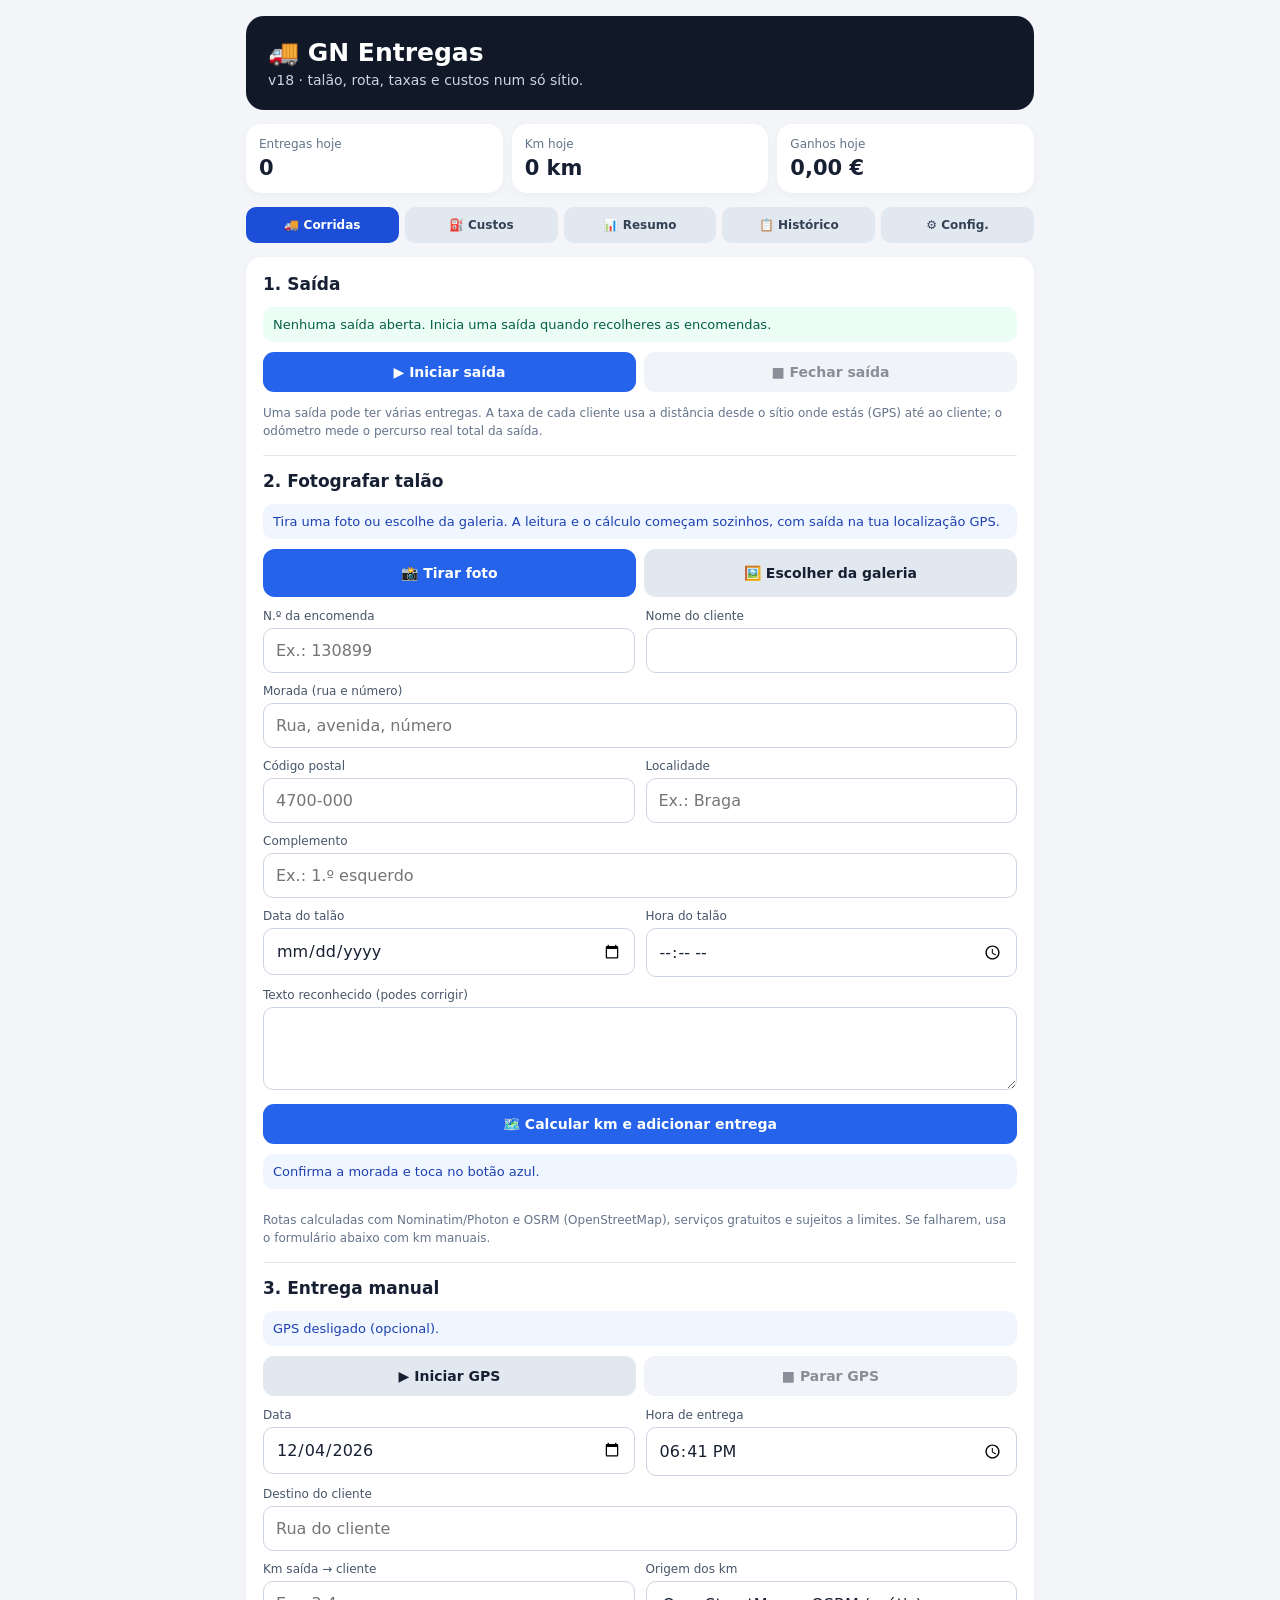
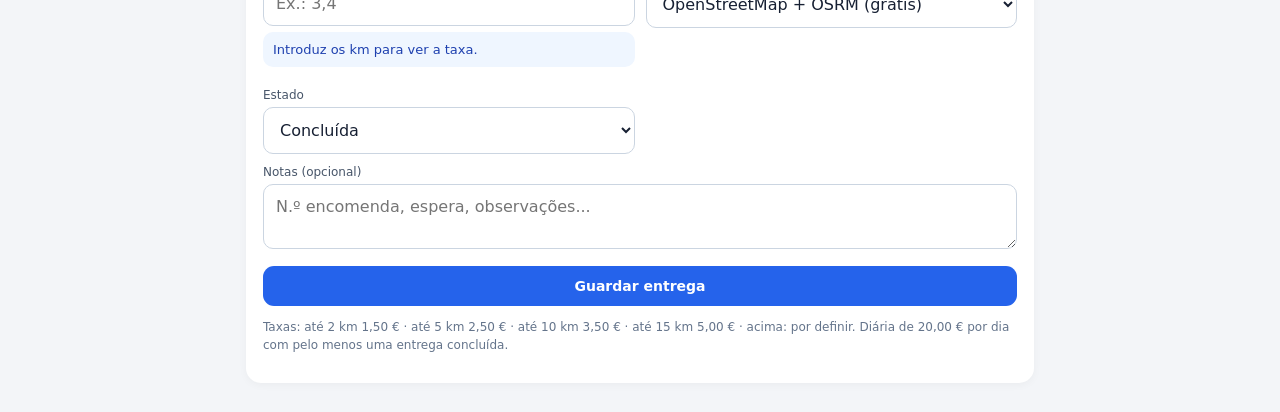
<file: gn-entregas.html>
<!doctype html>
<html lang="pt-PT">
<head>
<meta charset="utf-8"><meta name="viewport" content="width=device-width,initial-scale=1,viewport-fit=cover">
<meta name="theme-color" content="#111827"><meta name="color-scheme" content="light"><link rel="icon" href="data:image/svg+xml,%3Csvg xmlns=%27http://www.w3.org/2000/svg%27 viewBox=%270 0 100 100%27%3E%3Ctext y=%27.9em%27 font-size=%2790%27%3E🚚%3C/text%3E%3C/svg%3E"><meta name="apple-mobile-web-app-capable" content="yes"><title>GN Entregas</title>
<style>
:root{font-family:system-ui,-apple-system,BlinkMacSystemFont,"Segoe UI",Roboto,sans-serif;color:#172033;background:#f3f5f8;color-scheme:light;-webkit-text-size-adjust:100%;text-size-adjust:100%}
*{box-sizing:border-box}body{margin:0 auto;padding:16px;max-width:820px}
header{background:#111827;color:#fff;padding:22px;border-radius:18px;margin-bottom:14px}
h1{font-size:25px;margin:0 0 5px}header p{margin:0;color:#cbd5e1;font-size:14px}
.cards{display:grid;grid-template-columns:repeat(3,1fr);gap:9px;margin:13px 0}
.card,section{background:#fff;border-radius:15px;box-shadow:0 2px 8px #0000000a}
.card{padding:13px}.k{font-size:12px;color:#64748b}.v{font-size:21px;font-weight:750;margin-top:5px}
section{padding:17px;margin:13px 0}h2{font-size:17px;margin:0 0 13px}
.grid{display:grid;grid-template-columns:1fr 1fr;gap:11px}
label{display:block;font-size:12px;color:#475569;margin:0 0 5px}
input,select,textarea{width:100%;padding:12px;border:1px solid #cbd5e1;border-radius:10px;font:inherit;font-size:16px;background:#fff;color:#172033}
textarea{min-height:65px;resize:vertical}.full{grid-column:1/-1}
button{font-family:inherit;border:0;border-radius:11px;padding:12px 14px;font-weight:700;font-size:14px;cursor:pointer}
button:disabled{opacity:.5}
.primary{background:#2563eb;color:#fff}.secondary{background:#e2e8f0;color:#172033}.danger{background:#fee2e2;color:#991b1b}
.actions{display:flex;gap:8px;flex-wrap:wrap;margin-top:10px}.actions>*{flex:1}
.note{font-size:12px;color:#64748b;line-height:1.5}.status{padding:10px;border-radius:10px;background:#eff6ff;color:#1e40af;font-size:13px;margin:10px 0}
.good{background:#ecfdf5;color:#065f46}.warn{background:#fff7ed;color:#9a3412}
table{width:100%;border-collapse:collapse;font-size:13px}th,td{text-align:left;padding:9px 5px;border-bottom:1px solid #e2e8f0}th{color:#64748b;font-weight:600}
.stats{display:grid;grid-template-columns:1fr 1fr;gap:9px}.stat{background:#f8fafc;border-radius:10px;padding:11px}
.hidden,.page-hidden{display:none!important}
hr{border:0;border-top:1px solid #e2e8f0;margin:15px 0}
.tabs{display:grid;grid-template-columns:repeat(5,1fr);gap:6px;margin:14px 0}
.tab{background:#e2e8f0;color:#334155;padding:11px 2px;font-size:12px;border-radius:10px}
.tab.active{background:#1d4ed8;color:#fff}
.photo-preview{width:100%;max-height:220px;object-fit:contain;border-radius:10px;background:#f1f5f9;margin-top:8px}
.file-action{display:inline-flex;align-items:center;justify-content:center;min-height:48px;padding:12px 16px;border-radius:12px;font-weight:700;cursor:pointer;text-align:center;margin:0;font-size:14px;color:#fff;text-decoration:none}
.file-action.secondary{color:#172033}
.native-file-picker{position:absolute;width:1px;height:1px;opacity:0;overflow:hidden;pointer-events:none}
.fuel-level{display:grid;grid-template-columns:repeat(9,1fr);gap:4px}.fuel-level button{padding:8px 2px;background:#e2e8f0;color:#334155}.fuel-level button.selected{background:#2563eb;color:#fff}
@media(max-width:520px){.cards{grid-template-columns:1fr 1fr}.grid{grid-template-columns:1fr}.full{grid-column:auto}table{font-size:12px}th,td{padding:7px 3px}.tab{font-size:11px}}
</style></head>
<body>
<header><h1>🚚 GN Entregas</h1><p>v18 · talão, rota, taxas e custos num só sítio.</p></header>
<div class="cards">
 <div class="card"><div class="k">Entregas hoje</div><div class="v" id="todayCount">0</div></div>
 <div class="card"><div class="k">Km hoje</div><div class="v" id="todayKm">0 km</div></div>
 <div class="card"><div class="k">Ganhos hoje</div><div class="v" id="todayTotal">€ 0,00</div></div>
</div>
<nav class="tabs" aria-label="Navegação principal">
<button class="tab active" data-page="page-runs">🚚 Corridas</button>
<button class="tab" data-page="page-costs">⛽ Custos</button>
<button class="tab" data-page="page-summary">📊 Resumo</button>
<button class="tab" data-page="page-history">📋 Histórico</button>
<button class="tab" data-page="page-settings">⚙️ Config.</button>
</nav>

<section id="page-runs">
<h2>1. Saída</h2>
<div class="status good" id="routeStatus">Nenhuma saída aberta. Inicia uma saída quando recolheres as encomendas.</div>
<div class="actions">
 <button class="primary" id="openRoute">▶ Iniciar saída</button>
 <button class="secondary" id="closeRoute" disabled>■ Fechar saída</button>
</div>
<p class="note">Uma saída pode ter várias entregas. A taxa de cada cliente usa a distância desde o sítio onde estás (GPS) até ao cliente; o odómetro mede o percurso real total da saída.</p>
<hr>
<h2>2. Fotografar talão</h2>
<div class="status" id="receiptStatus">Tira uma foto ou escolhe da galeria. A leitura e o cálculo começam sozinhos, com saída na tua localização GPS.</div>
<div class="actions">
 <label class="primary file-action" for="receiptCam">📸 Tirar foto</label>
 <label class="secondary file-action" for="receiptGal">🖼️ Escolher da galeria</label>
</div>
<input id="receiptCam" type="file" accept="image/*" capture="environment" class="native-file-picker">
<input id="receiptGal" type="file" accept="image/*" class="native-file-picker">
<img id="receiptPreview" class="photo-preview hidden" alt="Pré-visualização do talão">
<div class="grid" style="margin-top:12px">
 <div><label for="orderNo">N.º da encomenda</label><input id="orderNo" placeholder="Ex.: 130899"></div>
 <div><label for="clientName">Nome do cliente</label><input id="clientName"></div>
 <div class="full"><label for="customerAddress">Morada (rua e número)</label><input id="customerAddress" placeholder="Rua, avenida, número"></div>
 <div><label for="customerPostal">Código postal</label><input id="customerPostal" inputmode="numeric" placeholder="4700-000"></div>
 <div><label for="customerCity">Localidade</label><input id="customerCity" placeholder="Ex.: Braga"></div>
 <div class="full"><label for="customerExtra">Complemento</label><input id="customerExtra" placeholder="Ex.: 1.º esquerdo"></div>
 <div><label for="receiptDate">Data do talão</label><input id="receiptDate" type="date"></div>
 <div><label for="receiptTime">Hora do talão</label><input id="receiptTime" type="time"></div>
 <div class="full"><label for="ocrRaw">Texto reconhecido (podes corrigir)</label><textarea id="ocrRaw" rows="3"></textarea></div>
</div>
<div class="actions"><button class="primary" type="button" id="finishReceipt">🗺️ Calcular km e adicionar entrega</button></div>
<div class="status" id="distanceStatus">Confirma a morada e toca no botão azul.</div>
<div class="actions"><a id="mapsLink" class="primary file-action hidden" target="_blank" rel="noopener">Abrir percurso no Google Maps</a></div>
<p class="note">Rotas calculadas com Nominatim/Photon e OSRM (OpenStreetMap), serviços gratuitos e sujeitos a limites. Se falharem, usa o formulário abaixo com km manuais.</p>
<hr>
<h2>3. Entrega manual</h2>
<div class="status" id="gpsStatus">GPS desligado (opcional).</div>
<div class="actions">
 <button class="secondary" id="startGps">▶ Iniciar GPS</button>
 <button class="secondary" id="stopGps" disabled>■ Parar GPS</button>
</div>
<form id="form" style="margin-top:12px">
<div class="grid">
 <div><label for="date">Data</label><input id="date" type="date" required></div>
 <div><label for="time">Hora de entrega</label><input id="time" type="time" required></div>
 <div class="full"><label for="to">Destino do cliente</label><input id="to" placeholder="Rua do cliente" required></div>
 <div><label for="km">Km saída → cliente</label><input id="km" inputmode="decimal" placeholder="Ex.: 3,4" required><div id="feePreview" class="status" style="margin-top:6px">Introduz os km para ver a taxa.</div></div>
 <div><label for="method">Origem dos km</label><select id="method"><option>OpenStreetMap + OSRM (grátis)</option><option>GPS</option><option>Manual / Google Maps</option></select></div>
 <div><label for="status">Estado</label><select id="status"><option>Concluída</option><option>Cancelada</option></select></div>
 <div class="full"><label for="notes">Notas (opcional)</label><textarea id="notes" placeholder="N.º encomenda, espera, observações..."></textarea></div>
</div>
<button class="primary" style="width:100%;margin-top:13px" type="submit">Guardar entrega</button>
</form>
<p class="note" id="feeNote"></p>
</section>

<section id="page-costs">
<h2>Moto e depreciação</h2>
<div class="grid">
 <div><label for="bikeValue">Valor atual da moto (€)</label><input id="bikeValue" type="number" min="0" step="0.01"></div>
 <div><label for="depreciationRate">Depreciação por dia trabalhado (%)</label><input id="depreciationRate" type="number" min="0" max="1" step="0.01"></div>
</div>
<p class="note">Provisão prática para desgaste e perda de valor, não uma avaliação oficial. Ajusta a taxa à vontade.</p>
<hr>
<h2>Registar abastecimento</h2>
<div class="grid">
 <div><label for="fuelDate">Data</label><input id="fuelDate" type="date"></div>
 <div><label for="fuelCost">Valor pago (€)</label><input id="fuelCost" inputmode="decimal" placeholder="15,00"></div>
 <div><label for="fuelLitres">Litros (opcional)</label><input id="fuelLitres" inputmode="decimal" placeholder="8,5"></div>
 <div><label for="fuelOdo">Km da moto (opcional)</label><input id="fuelOdo" inputmode="numeric"></div>
 <div class="full"><label for="fuelNote">Posto / observação</label><input id="fuelNote" placeholder="Ex.: gasolina 95"></div>
</div>
<button class="primary" id="saveFuel" style="width:100%;margin-top:12px">Guardar abastecimento</button>
<div id="fuelHistory" style="margin-top:10px"></div>
</section>

<section id="page-summary">
<div class="actions">
 <button class="secondary" data-period="day">Hoje</button>
 <button class="secondary" data-period="week">Semana</button>
 <button class="secondary" data-period="month">Mês</button>
</div>
<div class="status" id="periodLabel"></div>
<div class="stats">
 <div class="stat"><div class="k">Entregas concluídas</div><div class="v" id="pCount">0</div></div>
 <div class="stat"><div class="k">Km tarifados</div><div class="v" id="pKm">0 km</div></div>
 <div class="stat"><div class="k">Taxas de entrega</div><div class="v" id="pFees">€ 0,00</div></div>
 <div class="stat"><div class="k">Diárias (€20/dia)</div><div class="v" id="pDaily">€ 0,00</div></div>
 <div class="stat"><div class="k">Km reais (odómetro)</div><div class="v" id="pReal">0 km</div></div>
 <div class="stat"><div class="k">Líquido</div><div class="v" id="pNet">€ 0,00</div></div>
</div>
<p class="note" id="pBreakdown"></p>
</section>

<section id="page-history">
<h2>Histórico de entregas</h2>
<div class="grid"><div><label for="filterDate">Filtrar por dia</label><input id="filterDate" type="date"></div><div style="display:flex;align-items:end"><button class="secondary" id="clearFilter" style="width:100%">Ver todas</button></div></div>
<div style="overflow-x:auto;margin-top:12px"><table><thead><tr><th>Data / hora</th><th>Saída / destino</th><th>Km</th><th>Taxa</th><th></th></tr></thead><tbody id="rows"></tbody></table></div>
<div class="actions"><button class="secondary" id="csv">Exportar CSV</button><button class="secondary" id="backup">Cópia JSON</button><button class="secondary" id="importBtn">Importar cópia</button><input id="importFile" type="file" accept=".json,application/json,text/plain" hidden></div>
<p class="note">Os dados ficam só neste navegador. Exporta uma cópia JSON com regularidade, sobretudo antes de limpar o Safari.</p>
</section>

<section id="page-settings">
<h2>Valores por quilómetro</h2>
<p class="note">Aplicam-se às novas entregas; o histórico mantém os valores já registados.</p>
<div class="grid">
 <div><label for="feeBand1">0 a 2 km (€)</label><input id="feeBand1" type="number" min="0" step="0.01"></div>
 <div><label for="feeBand2">Mais de 2 até 5 km (€)</label><input id="feeBand2" type="number" min="0" step="0.01"></div>
 <div><label for="feeBand3">Mais de 5 até 10 km (€)</label><input id="feeBand3" type="number" min="0" step="0.01"></div>
 <div><label for="feeBand4">Mais de 10 até 15 km (€)</label><input id="feeBand4" type="number" min="0" step="0.01"></div>
 <div class="full"><label for="feeOver15">Mais de 15 km (€), opcional</label><input id="feeOver15" type="number" min="0" step="0.01" placeholder="Vazio = combinado caso a caso"></div>
 <div><label for="dailyFee">Diária (€)</label><input id="dailyFee" type="number" min="0" step="0.01"></div>
</div>
<button class="primary" id="saveFees" style="width:100%;margin-top:12px">Guardar valores</button>
<div id="feeStatus" class="status good">Valores carregados.</div>
<hr>
<h2>Ponto de saída alternativo</h2>
<label for="storeAddr">Morada usada só se o GPS não estiver disponível</label>
<input id="storeAddr" placeholder="Rua, número, localidade">
<button class="secondary" id="saveStore" style="width:100%;margin-top:10px">Guardar e localizar loja</button>
<div id="storeStatus" class="status"></div>
<hr>
<h2>Painel da moto: início e fim do dia</h2>
<p class="note">As fotografias servem só para ler o número; não ficam guardadas. Confirma sempre o valor lido.</p>
<div class="grid">
 <div class="full">
  <label for="dashStartPhoto">Painel, início</label>
  <input id="dashStartPhoto" type="file" accept="image/*" capture="environment">
  <img id="dashStartPreview" class="photo-preview hidden" alt="Painel no início">
  <label for="dashStartKm" style="margin-top:8px">Km iniciais</label>
  <input id="dashStartKm" inputmode="decimal">
  <label style="margin-top:8px">Combustível no início (barras)</label>
  <div id="dashStartFuel" class="fuel-level"></div>
 </div>
 <div class="full">
  <label for="dashEndPhoto">Painel, fim</label>
  <input id="dashEndPhoto" type="file" accept="image/*" capture="environment">
  <img id="dashEndPreview" class="photo-preview hidden" alt="Painel no fim">
  <label for="dashEndKm" style="margin-top:8px">Km finais</label>
  <input id="dashEndKm" inputmode="decimal">
  <label style="margin-top:8px">Combustível no fim (barras)</label>
  <div id="dashEndFuel" class="fuel-level"></div>
 </div>
</div>
<div class="actions">
 <button class="primary" id="saveDashboardDay">Guardar registo do dia</button>
 <button class="secondary" id="readDashOdo">Ler km nas fotos</button>
</div>
<div id="dashStatus" class="status">Tira as fotos e seleciona as barras de combustível.</div>
<div id="dashHistory" class="note"></div>
</section>

<script>
const $=id=>document.getElementById(id);
const pad=n=>String(n).padStart(2,'0');
const dstr=d=>d.getFullYear()+'-'+pad(d.getMonth()+1)+'-'+pad(d.getDate());
const today=()=>dstr(new Date()),nowT=()=>{const d=new Date();return pad(d.getHours())+':'+pad(d.getMinutes())};
const euro=n=>Number(n).toLocaleString('pt-PT',{style:'currency',currency:'EUR'});
const num=v=>{const n=parseFloat(String(v??'').replace(',','.'));return Number.isFinite(n)?n:NaN};
const fmt=(n,d=1)=>Number(n).toLocaleString('pt-PT',{maximumFractionDigits:d});
const esc=s=>String(s??'').replace(/[&<>"']/g,c=>({'&':'&amp;','<':'&lt;','>':'&gt;','"':'&quot;',"'":'&#39;'}[c]));
const ld=(k,d)=>{try{const v=JSON.parse(localStorage.getItem(k));return v??d}catch(e){return d}};
const sv=(k,v)=>{try{localStorage.setItem(k,JSON.stringify(v));return true}catch(e){alert('Sem espaço de armazenamento. Exporta uma cópia JSON e apaga dados antigos.');return false}};
const arr=v=>Array.isArray(v)?v:[];

let records=arr(ld('entregas_v1',[])).map(r=>({...r,km:Number(r.km)||0,fee:r.fee==null?null:Number(r.fee)}));
let fuelRecords=arr(ld('fuel_v1',[])),dashboardDays=arr(ld('gn_dashboard_days_v1',[]));
let feeBands={b1:1.5,b2:2.5,b3:3.5,b4:5,over15:null,daily:20,...ld('gn_fee_bands_v1',{})};
let store={addr:'Honorato, Braga, Portugal',lat:null,lon:null,...ld('gn_store_v1',{})};
let activeRoute=ld('gn_active_route_v1',null);
let bikeValue=Number(ld('bike_value_v1',3600))||0,depRate=Number(ld('depreciation_rate_v1',0.04));
let period='day',watchId=null,track=[],lastPoint=null,gpsKm=0,wakeLock=null;
let dashStartLevel=null,dashEndLevel=null,receiptFile=null,lastMaps='';

const saveRecords=()=>sv('entregas_v1',records);
const persist=()=>{saveRecords();render()};
function fee(k){if(!Number.isFinite(k)||k<0)return null;const f=feeBands;if(k<=2)return +f.b1;if(k<=5)return +f.b2;if(k<=10)return +f.b3;if(k<=15)return +f.b4;return f.over15===''||f.over15==null?null:+f.over15}
const done=()=>records.filter(r=>r.status==='Concluída');
function hav(a,b){const R=6371,r=x=>x*Math.PI/180,d1=r(b.lat-a.lat),d2=r(b.lon-a.lon),q=Math.sin(d1/2)**2+Math.cos(r(a.lat))*Math.cos(r(b.lat))*Math.sin(d2/2)**2;return 2*R*Math.asin(Math.sqrt(q))}
function periodDates(){const n=new Date(),d=new Date(n.getFullYear(),n.getMonth(),n.getDate());if(period==='day')return[today(),today()];if(period==='month')return[dstr(new Date(n.getFullYear(),n.getMonth(),1)),today()];const s=new Date(d);s.setDate(d.getDate()-((d.getDay()+6)%7));return[dstr(s),today()]}
const within=(x,a,b)=>x>=a&&x<=b;

function render(){
 const daily=+feeBands.daily||0;
 const t=done().filter(r=>r.date===today());
 $('todayCount').textContent=t.length;$('todayKm').textContent=fmt(t.reduce((s,r)=>s+r.km,0))+' km';
 $('todayTotal').textContent=euro(t.reduce((s,r)=>s+(r.fee||0),0)+(t.length?daily:0));
 const[a,b]=periodDates(),rs=done().filter(r=>within(r.date,a,b));
 const km=rs.reduce((s,r)=>s+r.km,0),fees=rs.reduce((s,r)=>s+(r.fee||0),0),days=new Set(rs.map(r=>r.date)).size;
 const dep=days*bikeValue*(depRate/100),fuel=fuelRecords.filter(x=>within(x.date,a,b)).reduce((s,x)=>s+x.cost,0);
 const routes={};rs.forEach(r=>{if(r.routeActualKm!=null)routes[r.routeId]=r.routeActualKm});
 const real=Object.values(routes).reduce((s,x)=>s+x,0),gross=fees+days*daily,net=gross-fuel-dep;
 $('periodLabel').textContent=period==='day'?'Hoje':period==='week'?'Esta semana (segunda a hoje)':'Este mês (dia 1 a hoje)';
 $('pCount').textContent=rs.length;$('pKm').textContent=fmt(km)+' km';$('pFees').textContent=euro(fees);$('pDaily').textContent=euro(days*daily);
 $('pReal').textContent=fmt(real)+' km';$('pNet').textContent=euro(net);
 $('pBreakdown').textContent='Bruto '+euro(gross)+' · Combustível '+euro(fuel)+' · Depreciação '+euro(dep)+' · Dias trabalhados '+days+(rs.length&&days?' · Média '+euro(net/days)+'/dia':'');
 document.querySelectorAll('[data-period]').forEach(x=>{x.className=x.dataset.period===period?'primary':'secondary'});
 const f=$('filterDate').value,view=records.filter(r=>!f||r.date===f).sort((x,y)=>(y.date+y.time).localeCompare(x.date+x.time));
 $('rows').innerHTML=view.map(r=>`<tr><td>${esc(r.date.split('-').reverse().join('/'))}<br>${esc(r.time)}</td><td><b>${esc(r.routeId||'—')}</b><br>${esc(r.to)}<br><span class="note">${esc(r.status)}${r.notes?' · '+esc(r.notes):''}</span></td><td>${fmt(r.km)}</td><td>${r.fee==null?'Por definir':euro(r.fee)}</td><td><button class="danger" data-del="${esc(r.id)}">×</button></td></tr>`).join('')||'<tr><td colspan="5" style="text-align:center;padding:18px;color:#64748b">Sem entregas neste filtro.</td></tr>';
 $('feeNote').textContent='Taxas: até 2 km '+euro(feeBands.b1)+' · até 5 km '+euro(feeBands.b2)+' · até 10 km '+euro(feeBands.b3)+' · até 15 km '+euro(feeBands.b4)+' · acima: '+(feeBands.over15==null||feeBands.over15===''?'por definir':euro(feeBands.over15))+'. Diária de '+euro(daily)+' por dia com pelo menos uma entrega concluída.';
}
$('rows').addEventListener('click',e=>{const id=e.target.dataset?.del;if(id&&confirm('Apagar esta entrega?')){records=records.filter(r=>r.id!==id);persist()}});

// Saída
function showRoute(){
 if(activeRoute){$('routeStatus').className='status';$('routeStatus').textContent='Saída aberta · odómetro inicial: '+fmt(activeRoute.odoStart)+' km.'}
 $('openRoute').disabled=!!activeRoute;$('closeRoute').disabled=!activeRoute;
}
$('openRoute').onclick=()=>{
 if(activeRoute)return;
 const last=records.filter(r=>r.routeOdoEnd!=null).map(r=>r.routeOdoEnd).pop();
 const raw=prompt('Km da moto no INÍCIO da saída (odómetro):',last??'');
 if(raw===null)return;const s=num(raw);
 if(!Number.isFinite(s)||s<0)return alert('Introduz um valor válido.');
 activeRoute={id:'R'+Date.now(),started:new Date().toISOString(),odoStart:s};
 sv('gn_active_route_v1',activeRoute);showRoute();
};
$('closeRoute').onclick=()=>{
 if(!activeRoute)return;
 const raw=prompt('Km da moto no FIM da saída (odómetro):');if(raw===null)return;
 const e=num(raw);if(!Number.isFinite(e)||e<activeRoute.odoStart)return alert('Os km finais têm de ser iguais ou superiores aos iniciais.');
 const A=activeRoute,real=Math.round((e-A.odoStart)*10)/10,closed=new Date().toISOString();
 records.filter(r=>r.routeId===A.id).forEach(r=>{r.routeClosed=closed;r.routeOdoStart=A.odoStart;r.routeOdoEnd=e;r.routeActualKm=real});
 saveRecords();activeRoute=null;localStorage.removeItem('gn_active_route_v1');
 $('routeStatus').className='status good';$('routeStatus').textContent='Saída fechada · '+fmt(A.odoStart)+' → '+fmt(e)+' km · '+fmt(real)+' km percorridos.';
 showRoute();render();
};

// Gravar entrega (único ponto de entrada)
function addDelivery(d){
 if(d.order&&records.some(r=>r.order===d.order&&r.date===d.date)&&!confirm('Já existe uma entrega com a encomenda '+d.order+' neste dia. Guardar mesmo assim?'))return false;
 const rec={id:Date.now().toString(36)+Math.random().toString(36).slice(2,6),routeId:activeRoute?activeRoute.id:'Avulsa',routeOdoStart:activeRoute?activeRoute.odoStart:null,from:'Honorato',fee:fee(d.km),status:'Concluída',method:'Manual / Google Maps',notes:'',...d};
 records.push(rec);persist();return true;
}
$('form').onsubmit=e=>{
 e.preventDefault();const k=num($('km').value);
 if(!Number.isFinite(k)||k<0)return alert('Indica quilómetros válidos.');
 if(!activeRoute&&!confirm('Não há saída aberta. Guardar como entrega avulsa?'))return;
 const ok=addDelivery({date:$('date').value,time:$('time').value,to:$('to').value.trim(),km:Math.round(k*10)/10,status:$('status').value,method:$('method').value,notes:$('notes').value.trim(),gpsKm:track.length>1?Math.round(gpsKm*100)/100:null});
 if(ok){$('to').value='';$('km').value='';$('notes').value='';$('date').value=today();$('time').value=nowT();updateFeePreview();track=[];gpsKm=0;lastPoint=null}
};
function updateFeePreview(){
 const k=num($('km').value),el=$('feePreview');
 if(!Number.isFinite(k)||k<0){el.textContent='Introduz os km para ver a taxa.';el.className='status';return}
 const v=fee(k);el.className='status good';el.textContent='Taxa: '+(v==null?'por definir':euro(v));
}
$('km').addEventListener('input',updateFeePreview);

// GPS
const gstat=(m,c='')=>{$('gpsStatus').className='status '+c;$('gpsStatus').textContent=m};
async function startGPS(){
 if(!navigator.geolocation)return gstat('Sem GPS neste navegador. Usa km manuais.','warn');
 if(window.isSecureContext===false)return gstat('O GPS só funciona em páginas https (ou localhost). Abre a app por https ou usa km manuais.','warn');
 if(watchId!==null)return;
 track=[];lastPoint=null;gpsKm=0;gstat('A obter localização…');
 try{if(navigator.wakeLock)wakeLock=await navigator.wakeLock.request('screen')}catch(e){}
 watchId=navigator.geolocation.watchPosition(pos=>{
  const p={lat:pos.coords.latitude,lon:pos.coords.longitude,acc:pos.coords.accuracy};
  if(p.acc>80)return;
  if(lastPoint){const d=hav(lastPoint,p);if(d>=0.5)gstat('Salto de localização ignorado. Confirma os km.','warn');else if(d>0.003)gpsKm+=d}
  track.push(p);lastPoint=p;gstat('GPS ativo · '+gpsKm.toFixed(2).replace('.',',')+' km · '+track.length+' pontos','good');
 },err=>{gstat('Erro de GPS: '+err.message,'warn');stopGPS(false)},{enableHighAccuracy:true,maximumAge:1000,timeout:15000});
 $('startGps').disabled=true;$('stopGps').disabled=false;
}
function stopGPS(msg=true){
 if(watchId!==null)navigator.geolocation.clearWatch(watchId);watchId=null;
 try{wakeLock&&wakeLock.release()}catch(e){}wakeLock=null;
 $('startGps').disabled=false;$('stopGps').disabled=true;
 if(msg)track.length>1?gstat('GPS parado · '+gpsKm.toFixed(2).replace('.',',')+' km medidos (guardados com a próxima entrega).','good'):gstat('Pontos insuficientes. Usa km manuais.','warn');
}
$('startGps').onclick=startGPS;$('stopGps').onclick=()=>stopGPS(true);

// Exportar / importar
function download(data,name,type){const a=document.createElement('a'),u=URL.createObjectURL(new Blob([data],{type}));a.href=u;a.download=name;document.body.appendChild(a);a.click();a.remove();setTimeout(()=>URL.revokeObjectURL(u),1500)}
$('csv').onclick=()=>{const head=['Data','Hora','Saída','Encomenda','Destino','Km','Taxa EUR','Estado','Método','Km reais saída','Notas'];
 const q=v=>{v=String(v??'');if(/^[=+\-@]/.test(v))v="'"+v;return '"'+v.replace(/"/g,'""')+'"'};
 download('\ufeff'+[head,...records.map(r=>[r.date,r.time,r.routeId,r.order,r.to,r.km,r.fee??'',r.status,r.method,r.routeActualKm??'',r.notes])].map(x=>x.map(q).join(';')).join('\n'),'gn-entregas.csv','text/csv;charset=utf-8')};
$('backup').onclick=()=>download(JSON.stringify({deliveries:records,fuel:fuelRecords,bikeValue,depreciationRate:depRate,feeBands,store,dashboardDays},null,2),'backup-gn-entregas-'+today()+'.json','application/json');
$('importBtn').onclick=()=>$('importFile').click();
$('importFile').onchange=async e=>{
 const f=e.target.files[0];if(!f)return;
 try{
  const d=JSON.parse(await f.text()),dl=Array.isArray(d)?d:d.deliveries;if(!Array.isArray(dl))throw 0;
  if(!confirm('Substituir TODO o histórico atual por esta cópia ('+dl.length+' entregas)?'))return;
  records=dl.map(r=>({...r,id:String(r.id||Date.now()+Math.random()),km:Number(r.km)||0,fee:r.fee==null||r.fee===''?null:Number(r.fee)}));
  fuelRecords=arr(d.fuel);dashboardDays=arr(d.dashboardDays);
  if(d.bikeValue!=null){bikeValue=Number(d.bikeValue)||0;sv('bike_value_v1',bikeValue)}
  if(d.depreciationRate!=null){depRate=Number(d.depreciationRate)||0;sv('depreciation_rate_v1',depRate)}
  if(d.feeBands){feeBands={...feeBands,...d.feeBands};sv('gn_fee_bands_v1',feeBands)}
  if(d.store){store={...store,...d.store};sv('gn_store_v1',store)}
  sv('fuel_v1',fuelRecords);sv('gn_dashboard_days_v1',dashboardDays);
  persist();renderFuel();renderDashboard();loadInputs();alert('Cópia importada.');
 }catch(x){alert('Cópia inválida.')}
 e.target.value='';
};

// Custos
$('bikeValue').addEventListener('change',()=>{bikeValue=Math.max(0,num($('bikeValue').value)||0);sv('bike_value_v1',bikeValue);render()});
$('depreciationRate').addEventListener('change',()=>{depRate=Math.min(1,Math.max(0,num($('depreciationRate').value)||0));$('depreciationRate').value=depRate;sv('depreciation_rate_v1',depRate);render()});
$('saveFuel').onclick=()=>{
 const cost=num($('fuelCost').value);if(!Number.isFinite(cost)||cost<=0)return alert('Indica o valor pago.');
 fuelRecords.push({id:Date.now().toString(36),date:$('fuelDate').value||today(),cost,litres:num($('fuelLitres').value)||null,odo:$('fuelOdo').value||'',note:$('fuelNote').value.trim()});
 sv('fuel_v1',fuelRecords);['fuelCost','fuelLitres','fuelOdo','fuelNote'].forEach(i=>$(i).value='');renderFuel();render();
};
function renderFuel(){
 $('fuelHistory').innerHTML=fuelRecords.slice().sort((a,b)=>b.date.localeCompare(a.date)).map(x=>`<div style="display:flex;justify-content:space-between;gap:8px;align-items:center;padding:7px 0;border-bottom:1px solid #e2e8f0;font-size:13px"><span>${esc(x.date.split('-').reverse().join('/'))} · ${euro(x.cost)}${x.litres?' · '+fmt(x.litres,2)+' L':''}${x.litres?' · '+euro(x.cost/x.litres)+'/L':''}${x.note?' · '+esc(x.note):''}</span><button class="danger" data-fdel="${esc(x.id)}">×</button></div>`).join('')||'<p class="note">Sem abastecimentos registados.</p>';
}
$('fuelHistory').addEventListener('click',e=>{const id=e.target.dataset?.fdel;if(id&&confirm('Apagar este abastecimento?')){fuelRecords=fuelRecords.filter(x=>x.id!==id);sv('fuel_v1',fuelRecords);renderFuel();render()}});

// Configuração
function loadInputs(){
 $('feeBand1').value=feeBands.b1;$('feeBand2').value=feeBands.b2;$('feeBand3').value=feeBands.b3;$('feeBand4').value=feeBands.b4;$('feeOver15').value=feeBands.over15??'';$('dailyFee').value=feeBands.daily;
 $('bikeValue').value=bikeValue;$('depreciationRate').value=depRate;$('storeAddr').value=store.addr;
 $('storeStatus').textContent=store.lat!=null?'Loja localizada e guardada.':'Loja ainda não localizada (acontece no primeiro cálculo).';
}
$('saveFees').onclick=()=>{
 const ids=['feeBand1','feeBand2','feeBand3','feeBand4','dailyFee'];
 if(ids.some(i=>!Number.isFinite(num($(i).value))||num($(i).value)<0))return alert('Preenche os escalões e a diária com valores iguais ou superiores a zero.');
 const o=$('feeOver15').value.trim();if(o!==''&&(!Number.isFinite(num(o))||num(o)<0))return alert('Valor acima de 15 km inválido.');
 feeBands={b1:num($('feeBand1').value),b2:num($('feeBand2').value),b3:num($('feeBand3').value),b4:num($('feeBand4').value),over15:o===''?null:num(o),daily:num($('dailyFee').value)};
 sv('gn_fee_bands_v1',feeBands);$('feeStatus').textContent='Valores guardados. Aplicam-se às próximas entregas.';render();
};
$('saveStore').onclick=async()=>{
 const a=$('storeAddr').value.trim();if(a.length<4)return alert('Indica a morada da loja.');
 $('storeStatus').className='status';$('storeStatus').textContent='A localizar…';
 try{const r=await geocode(a);if(!r.length)throw new Error('Morada não encontrada.');store={addr:a,lat:r[0].lat,lon:r[0].lon};sv('gn_store_v1',store);$('storeStatus').className='status good';$('storeStatus').textContent='Loja guardada: '+r[0].label}
 catch(e){$('storeStatus').className='status warn';$('storeStatus').textContent=e.message}
};

// Painel
function makeFuelButtons(id,setter){
 const h=$(id);h.innerHTML='';
 for(let n=0;n<=8;n++){const b=document.createElement('button');b.type='button';b.textContent=n===8?'8/8':String(n);b.setAttribute('aria-label',n+' de 8 barras');
  b.onclick=()=>{setter(n);[...h.children].forEach((x,i)=>x.classList.toggle('selected',i===n))};h.appendChild(b)}
}
makeFuelButtons('dashStartFuel',n=>dashStartLevel=n);makeFuelButtons('dashEndFuel',n=>dashEndLevel=n);
const dashImgs={start:null,end:null};
async function toCanvasBlob(file,max,q){
 let src,w,h,bmp=null;
 try{if(window.createImageBitmap){bmp=await createImageBitmap(file,{imageOrientation:'from-image'});src=bmp;w=bmp.width;h=bmp.height}}catch(e){bmp=null}
 if(!bmp){
  const url=await new Promise((ok,no)=>{const r=new FileReader();r.onload=()=>ok(r.result);r.onerror=()=>no(new Error('Não consegui ler o ficheiro.'));r.readAsDataURL(file)});
  const img=new Image();
  await new Promise((ok,no)=>{img.onload=ok;img.onerror=()=>no(new Error('Não consegui abrir a fotografia. Tenta outra.'));img.src=url});
  src=img;w=img.naturalWidth;h=img.naturalHeight;
 }
 const s=Math.min(1,max/Math.max(w,h)),c=document.createElement('canvas');c.width=Math.round(w*s);c.height=Math.round(h*s);
 c.getContext('2d').drawImage(src,0,0,c.width,c.height);
 const blob=await new Promise(r=>c.toBlob(r,'image/jpeg',q));
 if(!blob)throw new Error('Não foi possível preparar a imagem.');
 return{blob,canvas:c,url:c.toDataURL('image/jpeg',.6)};
}
async function dashPhoto(which,file){
 if(!file)return;
 try{const r=await toCanvasBlob(file,1600,.9);dashImgs[which]=r.blob;const p=$(which==='start'?'dashStartPreview':'dashEndPreview');p.src=r.url;p.classList.remove('hidden');$('dashStatus').textContent='Foto carregada. Toca em “Ler km nas fotos”.'}
 catch(e){$('dashStatus').textContent=e.message}
}
$('dashStartPhoto').onchange=e=>dashPhoto('start',e.target.files[0]);
$('dashEndPhoto').onchange=e=>dashPhoto('end',e.target.files[0]);
async function loadOCR(){
 if(window.Tesseract)return;
 for(const u of['https://cdn.jsdelivr.net/npm/tesseract.js@5.1.1/dist/tesseract.min.js','https://cdnjs.cloudflare.com/ajax/libs/tesseract.js/5.1.1/tesseract.min.js']){
  try{await new Promise((ok,no)=>{const s=document.createElement('script');s.src=u;s.onload=ok;s.onerror=no;document.head.appendChild(s)});return}catch(e){}
 }
 throw new Error('Não foi possível carregar o leitor OCR. Verifica a internet.');
}
async function readOdometer(blob){
 await loadOCR();
 const t=(await Tesseract.recognize(blob,'eng')).data.text||'';
 const c=(t.match(/\b\d{4,7}(?:[.,]\d)?\b/g)||[]).map(x=>num(x));
 if(!c.length)throw new Error('Não identifiquei o odómetro. Escreve os km à mão.');
 return c.find(x=>String(Math.floor(x)).length>=5&&String(Math.floor(x)).length<=6)??c[0];
}
$('readDashOdo').onclick=async()=>{
 const b=$('readDashOdo');b.disabled=true;$('dashStatus').textContent='A analisar…';
 try{
  if(!dashImgs.start&&!dashImgs.end)throw new Error('Tira primeiro a fotografia do painel.');
  if(dashImgs.start)$('dashStartKm').value=await readOdometer(dashImgs.start);
  if(dashImgs.end)$('dashEndKm').value=await readOdometer(dashImgs.end);
  $('dashStatus').textContent='Leitura concluída. Confirma os números: reflexos podem causar erros.';
 }catch(e){$('dashStatus').textContent=e.message}finally{b.disabled=false}
};
$('saveDashboardDay').onclick=()=>{
 const s=num($('dashStartKm').value),e=num($('dashEndKm').value);
 if(!Number.isFinite(s)||!Number.isFinite(e)||s<=0||e<s)return alert('Confirma os km inicial e final (o final não pode ser inferior).');
 if((dashStartLevel===null||dashEndLevel===null)&&!confirm('Não selecionaste as barras de combustível. Guardar mesmo assim?'))return;
 const it={date:today(),startKm:s,endKm:e,distance:Math.round((e-s)*10)/10,startFuelBars:dashStartLevel,endFuelBars:dashEndLevel};
 dashboardDays=dashboardDays.filter(x=>x.date!==it.date);dashboardDays.push(it);sv('gn_dashboard_days_v1',dashboardDays);
 $('dashStatus').className='status good';$('dashStatus').textContent='Guardado: '+fmt(it.distance)+' km percorridos.';renderDashboard();
};
function renderDashboard(){
 $('dashHistory').innerHTML=dashboardDays.slice().sort((a,b)=>b.date.localeCompare(a.date)).slice(0,30).map(x=>`<div style="padding:8px 0;border-bottom:1px solid #e2e8f0"><b>${esc(x.date.split('-').reverse().join('/'))}</b> · ${fmt(x.distance)} km · Combustível ${x.startFuelBars??'—'}/8 → ${x.endFuelBars??'—'}/8</div>`).join('')||'Sem registos diários do painel.';
}

// Talão
const rs=(m,c='')=>{$('receiptStatus').className='status '+c;$('receiptStatus').textContent=m};
async function onReceipt(e){
 const file=e.target.files&&e.target.files[0];e.target.value='';
 if(!file)return;
 if(file.type&&!file.type.startsWith('image/'))return rs('Escolhe uma fotografia (JPG, PNG ou HEIC).','warn');
 originP=getPos();originP.catch(()=>{});rs('A preparar fotografia…');
 try{
  let r=null;try{r=await toCanvasBlob(file,2200,.92)}catch(e){}receiptFile=r?r.blob:file;window.receiptCanvas=r?r.canvas:null;
  if(r){$('receiptPreview').src=r.url;$('receiptPreview').classList.remove('hidden')}
  await readReceipt();
 }catch(err){rs(err.message,'warn')}
}
$('receiptCam').addEventListener('change',onReceipt);$('receiptGal').addEventListener('change',onReceipt);
const OCR_OPTS={langPath:'https://cdn.jsdelivr.net/npm/@tesseract.js-data/por/4.0.0_best_int',workerPath:'https://cdn.jsdelivr.net/npm/tesseract.js@5.1.1/dist/worker.min.js',corePath:'https://cdn.jsdelivr.net/npm/tesseract.js-core@5.1.0'};
function rot(c,deg){const o=document.createElement('canvas'),sw=deg%180!==0;o.width=sw?c.height:c.width;o.height=sw?c.width:c.height;const x=o.getContext('2d');x.translate(o.width/2,o.height/2);x.rotate(deg*Math.PI/180);x.drawImage(c,-c.width/2,-c.height/2);return o}
const ocrScore=t=>(String(t).match(/delivery|endere|cliente|nome|total|complemento|subtotal|entrega/gi)||[]).length;
async function readReceipt(){
 try{
  rs('A carregar o leitor…');await loadOCR();
  const logger=m=>{if(m.status==='recognizing text')rs('A ler talão: '+Math.round((m.progress||0)*100)+'%')};
  const worker=await Tesseract.createWorker('por',1,{...OCR_OPTS,logger});
  let best='',bs=-1;
  const srcs=window.receiptCanvas?[0,90,270,180].map(d=>d?rot(window.receiptCanvas,d):window.receiptCanvas):[receiptFile];
  for(const src of srcs){
   const r=await worker.recognize(src),t=r.data.text||'',sc=ocrScore(t);
   if(sc>bs){bs=sc;best=t}if(sc>=4)break;
  }
  await worker.terminate();
  $('ocrRaw').value=best;parseReceipt(best);
  if($('customerAddress').value&&$('customerCity').value)autoCalc();
 }catch(err){rs('Falha na leitura: '+((err&&err.message)||String(err||'o leitor foi bloqueado'))+'. Abre o ficheiro diretamente no Safari/Chrome ou preenche à mão.','warn')}
}
async function autoCalc(){try{const{km,og}=await routeKm(),v=fee(km);dstat('Km calculados: '+fmt(km)+' km · valor da corrida: '+(v==null?'por definir':euro(v))+(og.src==='store'?' (GPS indisponível: usei o ponto alternativo)':'')+'. Toca no botão azul para adicionar.','good')}catch(e){dstat((e&&e.message)||'Não consegui calcular os km.','warn')}}
function parseReceipt(text){
 const raw=String(text).replace(/\r/g,''),N=x=>x.normalize('NFD').replace(/[\u0300-\u036f]/g,'').toLowerCase();
 const lines=raw.split('\n').map(x=>x.replace(/[|¦]/g,' ').replace(/\s+/g,' ').trim()).filter(Boolean);
 const find=(re,from=0)=>{for(let k=from;k<lines.length;k++)if(re.test(N(lines[k])))return k;return -1};
 const after=l=>{const i=l.indexOf(':');return i>=0?l.slice(i+1).trim():l.replace(/^\S+\s*/,'').trim()};
 const set=(id,v)=>{if(v)$(id).value=v};
 ['orderNo','clientName','customerAddress','customerPostal','customerCity','customerExtra'].forEach(i=>$(i).value='');
 let m=raw.match(/(?:delivery|encomenda|pedido|order)\s*(?:n[.º°o]*\s*)?[:#-]?\s*#?\s*(\d{4,})/i);if(m)set('orderNo',m[1]);
 const cs=Math.max(0,find(/dados do cliente/));let i=find(/^(?:nome(?: do cliente)?|cliente|customer name)\s*[:#-]/,cs);if(i>=0)set('clientName',after(lines[i]));
 i=find(/^(?:ender\w*|morada|address|rua)\s*[:#-]/,cs);
 if(i>=0){
  let a=after(lines[i]);const stop=/^(?:complemento|andar|tipo|data|hora|telefone|telemovel|codigo postal|cod\. postal|cp|localidade|cidade|cliente|nome|nif|pedido|delivery)\s*[:#-]?/;
  for(let j=i+1;j<Math.min(lines.length,i+4);j++){if(stop.test(N(lines[j]))||/\d{4}-\d{3}/.test(lines[j]))break;if(lines[j].length>2)a+=' '+lines[j]}
  a=a.replace(/[, ]+\d{4}-\d{3}.*$/,'').replace(/[;,.\s]+$/,'');const cm=a.lastIndexOf(',');if(!/\d{4}-\d{3}/.test(raw)&&cm>0&&!/\d/.test(a.slice(cm+1))){set('customerCity',a.slice(cm+1).trim());a=a.slice(0,cm).trim()}set('customerAddress',a);
 }
 m=raw.match(/\b(\d{4}-\d{3})[ ,]+([A-Za-zÀ-ÿ][A-Za-zÀ-ÿ -]{2,})/);if(m){set('customerPostal',m[1]);set('customerCity',m[2].trim())}
 else{m=raw.match(/\b(\d{4}-\d{3})\b/);if(m)set('customerPostal',m[1])}
 i=find(/^(?:complemento|andar|fracao|porta)\s*[:#-]/,cs);if(i>=0)set('customerExtra',after(lines[i]));
 m=raw.match(/(\d{2})[\/.-](\d{2})[\/.-](\d{4})\s*,?\s*(\d{2}):(\d{2})/);
 if(m){$('receiptDate').value=m[3]+'-'+m[2]+'-'+m[1];$('receiptTime').value=m[4]+':'+m[5]}
 const ok=$('orderNo').value||$('clientName').value||$('customerAddress').value;
 rs(ok?'Campos identificados. Confirma nome, morada, código postal e localidade.':'Não consegui separar os campos. Corrige o texto ou preenche à mão.',ok?'good':'warn');
}

// Rotas
async function ft(url,ms=12000){const c=new AbortController(),t=setTimeout(()=>c.abort(),ms);try{return await fetch(url,{headers:{Accept:'application/json'},signal:c.signal})}finally{clearTimeout(t)}}
const photonLabel=f=>{const p=f.properties||{};return[p.name,p.street,p.housenumber,p.postcode,p.city].filter(Boolean).join(', ')};
async function geocode(q){
 q=String(q||'').trim();if(q.length<4)throw new Error('Morada incompleta.');
 try{const r=await ft('https://nominatim.openstreetmap.org/search?format=jsonv2&limit=5&countrycodes=pt&q='+encodeURIComponent(q));
  if(r.ok){const a=await r.json();if(a.length)return a.map(x=>({lat:+x.lat,lon:+x.lon,label:x.display_name}))}}catch(e){}
 try{const r=await ft('https://photon.komoot.io/api/?'+new URLSearchParams({q,limit:'5'}));
  if(!r.ok)throw 0;const j=await r.json();
  return(j.features||[]).filter(x=>x.geometry?.coordinates).map(x=>({lon:+x.geometry.coordinates[0],lat:+x.geometry.coordinates[1],label:photonLabel(x)}))}
 catch(e){throw new Error('Serviços de pesquisa indisponíveis. Tenta de novo ou usa km manuais.')}
}
const dstat=(m,c='')=>{$('distanceStatus').className='status '+c;$('distanceStatus').textContent=m};
function getPos(){
 return new Promise((ok,no)=>{
  if(!navigator.geolocation)return no(new Error('Este navegador não tem GPS.'));
  if(window.isSecureContext===false)return no(new Error('O GPS só funciona em páginas https.'));
  navigator.geolocation.getCurrentPosition(p=>ok({lat:p.coords.latitude,lon:p.coords.longitude,acc:p.coords.accuracy}),e=>no(new Error(e&&e.code===1?'Permissão de localização negada.':'Não consegui obter a localização GPS.')),{enableHighAccuracy:true,timeout:15000,maximumAge:30000});
 });
}
let originP=null;
async function getOrigin(){
 try{const p=await(originP||getPos());return{lat:p.lat,lon:p.lon,src:'gps',acc:p.acc}}
 catch(e){
  if(store.lat==null){const o=await geocode(store.addr);if(!o.length)throw new Error(((e&&e.message)||'GPS indisponível')+' E não encontrei o ponto de saída alternativo (Config.).');store.lat=o[0].lat;store.lon=o[0].lon;sv('gn_store_v1',store)}
  return{lat:store.lat,lon:store.lon,src:'store',warn:e&&e.message}
 }
}
async function routeKm(){
 const street=$('customerAddress').value.trim(),city=$('customerCity').value.trim(),postal=$('customerPostal').value.trim();
 if(!street||!city)throw new Error('Preenche a rua/número e a localidade.');
 dstat('A procurar a morada do cliente…');
 let dests=await geocode([street,postal,city,'Portugal'].filter(Boolean).join(', '));
 if(!dests.length&&postal)dests=await geocode([street,city,'Portugal'].join(', '));
 if(!dests.length)throw new Error('Morada não encontrada. Confirma rua, número e localidade.');
 let d=dests[0];
 if(dests.length>1){
  const c=prompt('Confirma a morada (número da opção):\n\n'+dests.map((f,i)=>(i+1)+'. '+f.label).join('\n'),'1');
  if(c===null)throw new Error('Pesquisa cancelada.');
  const ix=Number(c)-1;if(!dests[ix])throw new Error('Opção inválida.');d=dests[ix];
 }
 dstat('A obter a tua localização…');const og=await getOrigin();
 dstat('A calcular o percurso…');
 const r=await ft(`https://router.project-osrm.org/route/v1/driving/${og.lon},${og.lat};${d.lon},${d.lat}?overview=false`);
 if(!r.ok)throw new Error('Serviço de rotas indisponível (HTTP '+r.status+').');
 const j=await r.json();if(j.code!=='Ok'||!j.routes?.length)throw new Error('Sem rota de carro para esta morada.');
 const km=Math.round(j.routes[0].distance/100)/10;if(km>150)throw new Error('Distância improvável ('+fmt(km)+' km). Confirma a morada e a tua localização.');return{km,label:d.label,og};
}
$('finishReceipt').onclick=async()=>{
 const b=$('finishReceipt');
 if(!$('customerAddress').value.trim()||!$('customerCity').value.trim())return alert('Fotografa o talão e confirma a rua e a localidade.');
 if(!activeRoute&&!confirm('Não há saída aberta. Adicionar como entrega avulsa?'))return;
 b.disabled=true;$('mapsLink').classList.add('hidden');
 try{
  const{km,label,og}=await routeKm(),v=fee(km);
  const addr=[$('customerAddress').value.trim(),$('customerExtra').value.trim(),$('customerPostal').value.trim(),$('customerCity').value.trim()].filter(Boolean).join(', ');
  const ok=addDelivery({date:$('receiptDate').value||today(),time:$('receiptTime').value||nowT(),to:addr,km,method:'OpenStreetMap + OSRM (grátis)',from:og.src==='gps'?'Localização GPS':'Ponto alternativo',order:$('orderNo').value.trim(),notes:[$('orderNo').value.trim(),$('clientName').value.trim()].filter(Boolean).join(' - ')});
  if(!ok){dstat('Entrega não guardada.','warn');return}
  $('mapsLink').href='https://www.google.com/maps/dir/?api=1&origin='+og.lat+','+og.lon+'&destination='+encodeURIComponent(addr)+'&travelmode=driving';
  $('mapsLink').classList.remove('hidden');
  dstat('Entrega adicionada: '+fmt(km)+' km · taxa '+(v==null?'por definir':euro(v))+'. Confere se a morada encontrada corresponde ao talão: '+label,'good');
  ['orderNo','clientName','customerAddress','customerPostal','customerCity','customerExtra','receiptDate','receiptTime','ocrRaw'].forEach(i=>$(i).value='');
  $('receiptPreview').classList.add('hidden');receiptFile=null;originP=null;rs('Pronto para o próximo talão.','good');
 }catch(err){dstat(err.message||'Erro ao calcular a distância.','warn')}
 finally{b.disabled=false}
};

// Navegação e arranque
const pages=['page-runs','page-costs','page-summary','page-history','page-settings'];
function go(p){document.querySelectorAll('.tab').forEach(x=>x.classList.toggle('active',x.dataset.page===p));pages.forEach(id=>$(id).classList.toggle('page-hidden',id!==p));try{localStorage.setItem('gn_tab',p)}catch(e){}scrollTo(0,0)}
document.querySelectorAll('.tab').forEach(b=>b.addEventListener('click',()=>go(b.dataset.page)));
document.querySelectorAll('[data-period]').forEach(b=>b.onclick=()=>{period=b.dataset.period;render()});
$('filterDate').onchange=render;$('clearFilter').onclick=()=>{$('filterDate').value='';render()};
function freshDates(){if(!$('to').value&&!$('km').value){$('date').value=today();$('time').value=nowT()}$('fuelDate').value=$('fuelDate').value||today()}
document.addEventListener('visibilitychange',()=>{if(!document.hidden){freshDates();render()}});
$('date').value=today();$('time').value=nowT();$('fuelDate').value=today();
loadInputs();renderFuel();renderDashboard();showRoute();let tab='page-runs';try{const t=localStorage.getItem('gn_tab');if(pages.includes(t))tab=t}catch(e){}go(tab);render();
try{navigator.storage&&navigator.storage.persist&&navigator.storage.persist()}catch(e){}
window.addEventListener('storage',e=>{if(e.key==='entregas_v1'){records=arr(ld('entregas_v1',[])).map(r=>({...r,km:Number(r.km)||0,fee:r.fee==null?null:Number(r.fee)}));render()}if(e.key==='gn_active_route_v1'){activeRoute=ld('gn_active_route_v1',null);showRoute()}});
</script></body></html>
</file>
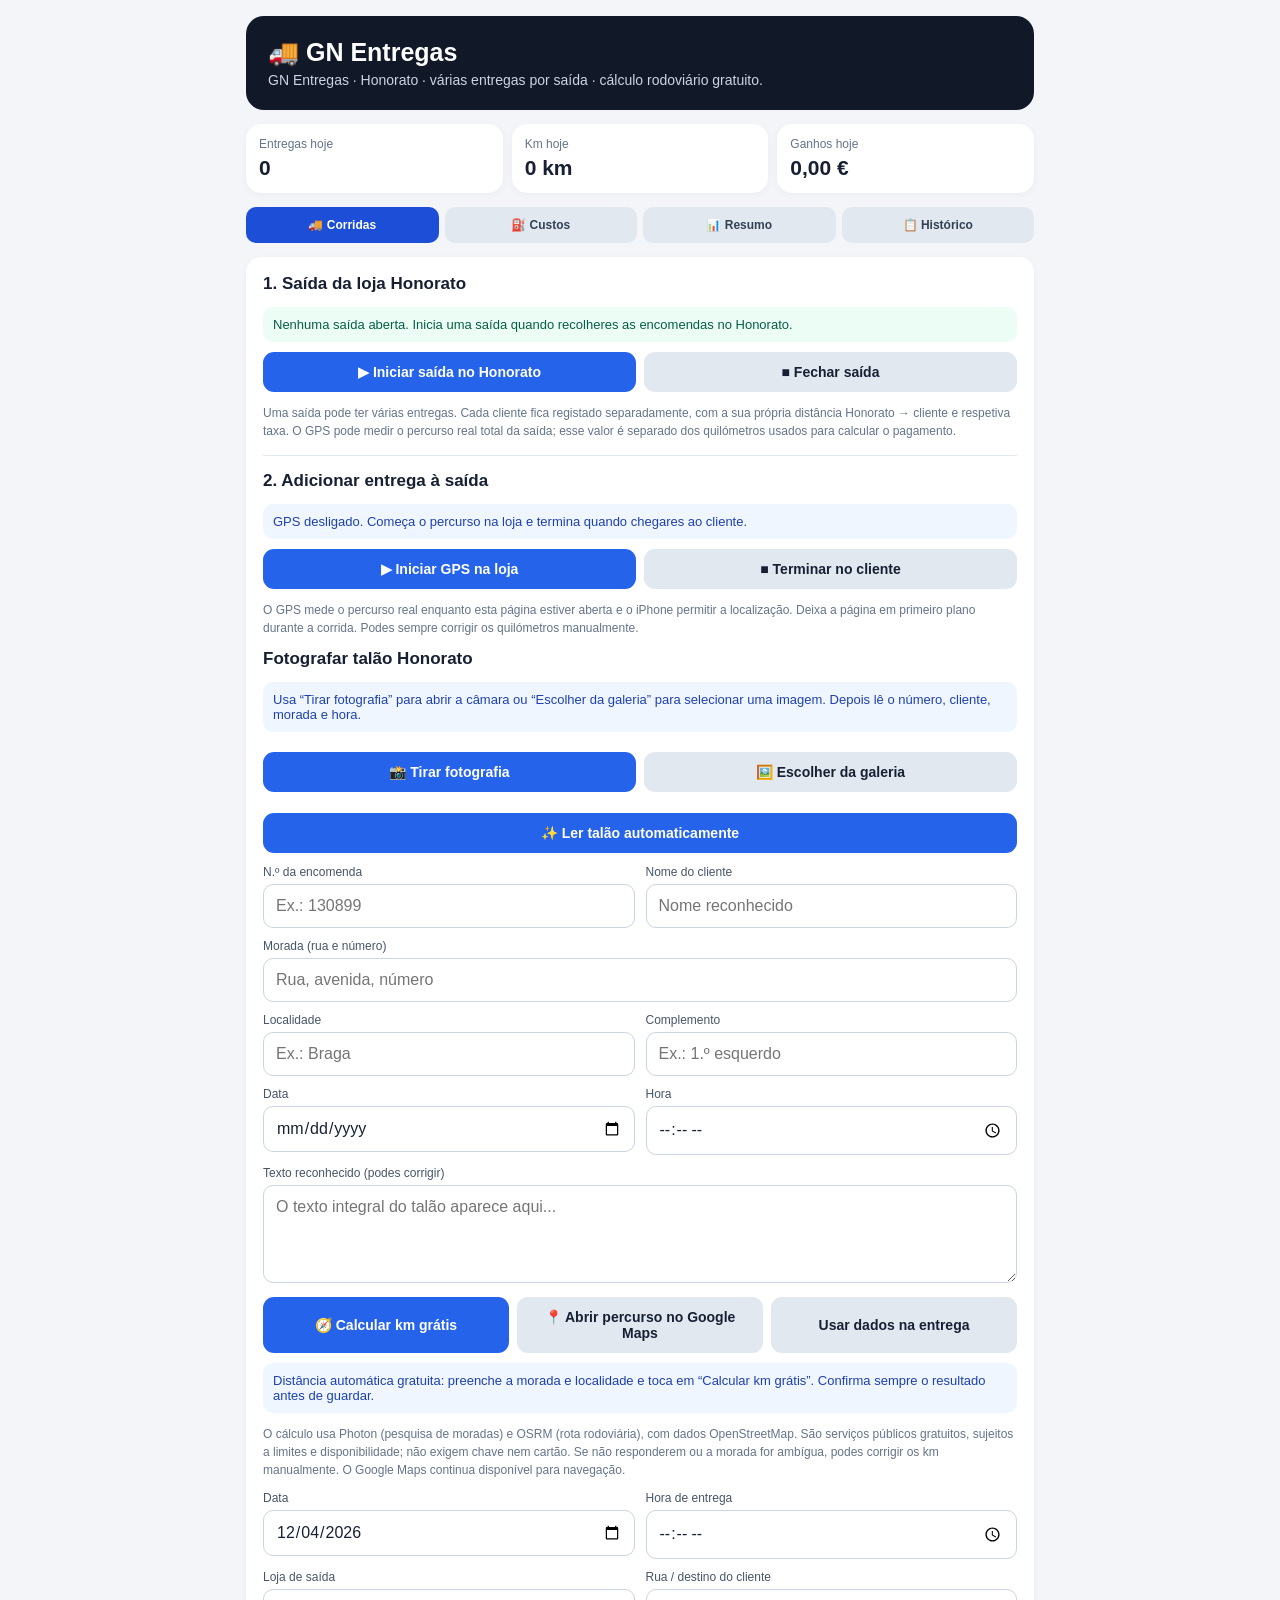
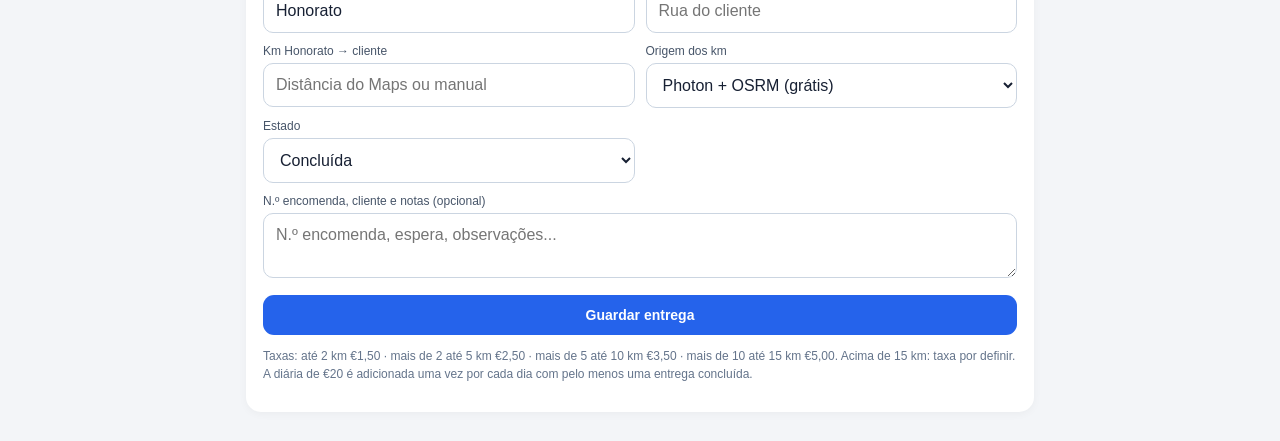
<file: gn_entregas.html>
<!doctype html>
<html lang="pt-PT">
<head>
<meta charset="utf-8"><meta name="viewport" content="width=device-width,initial-scale=1">
<meta name="theme-color" content="#111827"><title>GN Entregas</title>
<style>
:root{font-family:-apple-system,BlinkMacSystemFont,"Segoe UI",sans-serif;color:#172033;background:#f3f5f8}
*{box-sizing:border-box}body{margin:0;padding:16px;max-width:820px;margin:auto}
header{background:#111827;color:white;padding:22px;border-radius:18px;margin-bottom:14px}
h1{font-size:25px;margin:0 0 5px}header p{margin:0;color:#cbd5e1;font-size:14px}
.cards{display:grid;grid-template-columns:repeat(3,1fr);gap:9px;margin:13px 0}
.card,section{background:white;border-radius:15px;box-shadow:0 2px 8px #0000000a}
.card{padding:13px}.k{font-size:12px;color:#64748b}.v{font-size:21px;font-weight:750;margin-top:5px}
section{padding:17px;margin:13px 0}h2{font-size:17px;margin:0 0 13px}
.grid{display:grid;grid-template-columns:1fr 1fr;gap:11px}
label{display:block;font-size:12px;color:#475569;margin:0 0 5px}
input,select,textarea{width:100%;padding:12px;border:1px solid #cbd5e1;border-radius:10px;font:inherit;background:white;color:#172033}
textarea{min-height:65px;resize:vertical}.full{grid-column:1/-1}
button{border:0;border-radius:11px;padding:12px 14px;font-weight:700;font-size:14px;cursor:pointer}
.primary{background:#2563eb;color:white}.secondary{background:#e2e8f0;color:#172033}.danger{background:#fee2e2;color:#991b1b}
.actions{display:flex;gap:8px;flex-wrap:wrap;margin-top:10px}.actions button{flex:1}
.note{font-size:12px;color:#64748b;line-height:1.5}.status{padding:10px;border-radius:10px;background:#eff6ff;color:#1e40af;font-size:13px;margin:10px 0}
.good{background:#ecfdf5;color:#065f46}.warn{background:#fff7ed;color:#9a3412}
table{width:100%;border-collapse:collapse;font-size:13px}th,td{text-align:left;padding:9px 5px;border-bottom:1px solid #e2e8f0}th{color:#64748b;font-weight:600}
.money{font-weight:800;color:#047857}.stats{display:grid;grid-template-columns:1fr 1fr;gap:9px}.stat{background:#f8fafc;border-radius:10px;padding:11px}
.hidden{display:none!important}
@media(max-width:520px){.cards{grid-template-columns:1fr 1fr}.grid{grid-template-columns:1fr}.full{grid-column:auto}table{font-size:12px}th,td{padding:7px 3px}}

.tabs{display:grid;grid-template-columns:repeat(4,1fr);gap:6px;margin:14px 0}
.tab{background:#e2e8f0;color:#334155;padding:11px 4px;font-size:12px;border-radius:10px}
.tab.active{background:#1d4ed8;color:white}.page-hidden{display:none!important}
@media(max-width:440px){.tab{font-size:11px;padding:10px 2px}}
</style></head>
<body>
<header><h1>🚚 GN Entregas</h1><p>GN Entregas · Honorato · várias entregas por saída · cálculo rodoviário gratuito.</p></header>
<div class="cards">
 <div class="card"><div class="k">Entregas hoje</div><div class="v" id="todayCount">0</div></div>
 <div class="card"><div class="k">Km hoje</div><div class="v" id="todayKm">0 km</div></div>
 <div class="card"><div class="k">Ganhos hoje</div><div class="v" id="todayTotal">€ 0,00</div></div>
</div>
<nav class="tabs" aria-label="Navegação principal">
<button class="tab active" data-page="page-runs">🚚 Corridas</button>
<button class="tab" data-page="page-costs">⛽ Custos</button>
<button class="tab" data-page="page-summary">📊 Resumo</button>
<button class="tab" data-page="page-history">📋 Histórico</button>
</nav>
<section id='page-runs'>
<h2>1. Saída da loja Honorato</h2>
<div class="status good" id="routeStatus">Nenhuma saída aberta. Inicia uma saída quando recolheres as encomendas no Honorato.</div>
<div class="actions">
 <button class="primary" id="openRoute">▶ Iniciar saída no Honorato</button>
 <button class="secondary" id="closeRoute" disabled>■ Fechar saída</button>
</div>
<p class="note">Uma saída pode ter várias entregas. Cada cliente fica registado separadamente, com a sua própria distância Honorato → cliente e respetiva taxa. O GPS pode medir o percurso real total da saída; esse valor é separado dos quilómetros usados para calcular o pagamento.</p>
<hr style="border:0;border-top:1px solid #e2e8f0;margin:15px 0">
<h2>2. Adicionar entrega à saída</h2>
<div class="status" id="gpsStatus">GPS desligado. Começa o percurso na loja e termina quando chegares ao cliente.</div>
<div class="actions">
 <button class="primary" id="startGps">▶ Iniciar GPS na loja</button>
 <button class="secondary" id="stopGps" disabled>■ Terminar no cliente</button>
</div>
<p class="note">O GPS mede o percurso real enquanto esta página estiver aberta e o iPhone permitir a localização. Deixa a página em primeiro plano durante a corrida. Podes sempre corrigir os quilómetros manualmente.</p>
<h2>Fotografar talão Honorato</h2>
<div class="status" id="receiptStatus">Usa “Tirar fotografia” para abrir a câmara ou “Escolher da galeria” para selecionar uma imagem. Depois lê o número, cliente, morada e hora.</div>
<div class="grid">
 <div class="full"><input id="receiptCamera" type="file" accept="image/*" capture="environment" style="position:absolute;left:-9999px;width:1px;height:1px;opacity:0">
 <input id="receiptLibrary" type="file" accept="image/*" style="position:absolute;left:-9999px;width:1px;height:1px;opacity:0">
 <div class="actions">
  <button class="primary" type="button" id="takeReceipt">📸 Tirar fotografia</button>
  <button class="secondary" type="button" id="chooseReceipt">🖼️ Escolher da galeria</button>
 </div></div>
 <div class="full"><img id="receiptPreview" class="hidden" alt="Pré-visualização do talão" style="width:100%;max-height:230px;object-fit:contain;border-radius:12px"></div>
</div>
<div class="actions"><button class="primary" type="button" id="readReceipt">✨ Ler talão automaticamente</button></div>
<div class="grid" style="margin-top:12px">
 <div><label for="orderNo">N.º da encomenda</label><input id="orderNo" placeholder="Ex.: 130899"></div>
 <div><label for="clientName">Nome do cliente</label><input id="clientName" placeholder="Nome reconhecido"></div>
 <div class="full"><label for="customerAddress">Morada (rua e número)</label><input id="customerAddress" placeholder="Rua, avenida, número"></div>
 <div><label for="customerCity">Localidade</label><input id="customerCity" placeholder="Ex.: Braga"></div>
 <div><label for="customerExtra">Complemento</label><input id="customerExtra" placeholder="Ex.: 1.º esquerdo"></div>
 <div><label for="receiptDate">Data</label><input id="receiptDate" type="date"></div>
 <div><label for="receiptTime">Hora</label><input id="receiptTime" type="time"></div>
 <div class="full"><label for="ocrRaw">Texto reconhecido (podes corrigir)</label><textarea id="ocrRaw" rows="4" placeholder="O texto integral do talão aparece aqui..."></textarea></div>
</div>
<div class="actions">
 <button class="primary" type="button" id="freeDistance">🧭 Calcular km grátis</button>
 <button class="secondary" type="button" id="mapsRoute">📍 Abrir percurso no Google Maps</button>
 <button class="secondary" type="button" id="useReceipt">Usar dados na entrega</button>
</div>
<div class="status" id="distanceStatus">Distância automática gratuita: preenche a morada e localidade e toca em “Calcular km grátis”. Confirma sempre o resultado antes de guardar.</div>
<p class="note">O cálculo usa Photon (pesquisa de moradas) e OSRM (rota rodoviária), com dados OpenStreetMap. São serviços públicos gratuitos, sujeitos a limites e disponibilidade; não exigem chave nem cartão. Se não responderem ou a morada for ambígua, podes corrigir os km manualmente. O Google Maps continua disponível para navegação.</p>
<form id="form">
<div class="grid">
 <div><label for="date">Data</label><input id="date" type="date" required></div>
 <div><label for="time">Hora de entrega</label><input id="time" type="time" required></div>
 <div><label for="from">Loja de saída</label><input id="from" value="Honorato" readonly></div>
 <div><label for="to">Rua / destino do cliente</label><input id="to" placeholder="Rua do cliente" required></div>
 <div><label for="km">Km Honorato → cliente</label><input id="km" type="number" min="0" max="300" step="0.1" placeholder="Distância do Maps ou manual" required></div>
 <div><label for="method">Origem dos km</label><select id="method"><option>Photon + OSRM (grátis)</option><option>GPS</option><option>Manual / Google Maps</option></select></div>
 <div><label for="status">Estado</label><select id="status"><option>Concluída</option><option>Cancelada</option></select></div>
 <div class="full"><label for="notes">N.º encomenda, cliente e notas (opcional)</label><textarea id="notes" placeholder="N.º encomenda, espera, observações..."></textarea></div>
</div>
<button class="primary" style="width:100%;margin-top:13px" type="submit">Guardar entrega</button>
</form>
<p class="note">Taxas: até 2 km €1,50 · mais de 2 até 5 km €2,50 · mais de 5 até 10 km €3,50 · mais de 10 até 15 km €5,00. Acima de 15 km: taxa por definir. A diária de €20 é adicionada uma vez por cada dia com pelo menos uma entrega concluída.</p>
</section>
<section id='page-costs'>
<h2>3. Moto, depreciação e abastecimentos</h2>
<div class="grid">
 <div><label for="bikeValue">Valor atual da moto (€)</label><input id="bikeValue" type="number" min="0" step="0.01" value="3600"></div>
 <div><label for="depreciationRate">Depreciação por dia trabalhado (%)</label><input id="depreciationRate" type="number" min="0" max="1" step="0.01" value="0.04"></div>
</div>
<p class="note">Estimativa inicial: 0,04% do valor da moto por dia trabalhado. Com uma PCX avaliada em 3.600 €, reserva 1,44 € por dia. É uma provisão prática para desgaste e perda de valor, não uma avaliação oficial; podes ajustar a taxa.</p>
<hr style="border:0;border-top:1px solid #e2e8f0;margin:15px 0">
<h2>Registar abastecimento</h2>
<div class="grid">
 <div><label for="fuelDate">Data</label><input id="fuelDate" type="date"></div>
 <div><label for="fuelCost">Valor pago (€)</label><input id="fuelCost" type="number" min="0" step="0.01" placeholder="Ex.: 15,00"></div>
 <div><label for="fuelLitres">Litros (opcional)</label><input id="fuelLitres" type="number" min="0" step="0.01" placeholder="Ex.: 8,5"></div>
 <div><label for="fuelOdo">Km da moto no abastecimento</label><input id="fuelOdo" type="number" min="0" step="1" placeholder="Odómetro (opcional)"></div>
 <div class="full"><label for="fuelNote">Posto / observação</label><input id="fuelNote" placeholder="Ex.: gasolina 95"></div>
</div>
<button class="primary" id="saveFuel" style="width:100%;margin-top:12px">Guardar abastecimento</button>
<div id="fuelHistory" class="note" style="margin-top:10px"></div>
</section>
<section id='page-summary'>
<div class="actions">
 <button class="secondary" data-period="day">Hoje</button>
 <button class="secondary" data-period="week">Esta semana</button>
 <button class="secondary" data-period="month">Este mês</button>
</div>
<div class="status" id="periodLabel"></div>
<div class="stats">
 <div class="stat"><div class="k">Entregas concluídas</div><div class="v" id="pCount">0</div></div>
 <div class="stat"><div class="k">Quilómetros</div><div class="v" id="pKm">0 km</div></div>
 <div class="stat"><div class="k">Taxas de entrega</div><div class="v" id="pFees">€ 0,00</div></div>
 <div class="stat"><div class="k">Diárias (€20/dia)</div><div class="v" id="pDaily">€ 0,00</div></div>
</div>
<p class="money" id="pTotal" style="font-size:21px;margin-bottom:0">Total: € 0,00</p>
</section>
<section id='page-history'>
<h2>5. Histórico de entregas</h2>
<div class="grid"><div><label for="filterDate">Filtrar por dia</label><input id="filterDate" type="date"></div><div style="display:flex;align-items:end"><button class="secondary" id="clearFilter" style="width:100%">Ver todas</button></div></div>
<div style="overflow-x:auto;margin-top:12px"><table><thead><tr><th>Data / hora</th><th>Saída / destino</th><th>Km loja-cliente</th><th>Taxa</th><th></th></tr></thead><tbody id="rows"></tbody></table></div>
<div class="actions"><button class="secondary" id="csv">Exportar CSV</button><button class="secondary" id="backup">Cópia JSON</button><button class="secondary" id="importBtn">Importar cópia</button><input id="importFile" type="file" accept="application/json" hidden></div>
<p class="note">Os dados ficam guardados neste navegador do iPhone. Exporta cópias regularmente. Uma saída pode ter várias entregas. A distância tarifada é sempre Honorato → cliente; o GPS da saída mede a deslocação real total e não substitui essa distância. O iPhone pode suspender GPS em segundo plano.</p>
</section>
<script>
const $=id=>document.getElementById(id), today=()=>{const d=new Date();return [d.getFullYear(),String(d.getMonth()+1).padStart(2,'0'),String(d.getDate()).padStart(2,'0')].join('-')};
const euro=n=>n.toLocaleString('pt-PT',{style:'currency',currency:'EUR'});
$('date').value=today();
let records=[];try{records=JSON.parse(localStorage.getItem('entregas_v1')||'[]')}catch(e){}
let period='day',watchId=null,track=[],lastPoint=null,gpsKm=0,activeRoute=null,fuelRecords=[];
try{fuelRecords=JSON.parse(localStorage.getItem('fuel_v1')||'[]')}catch(e){}
$('fuelDate').value=today();
$('bikeValue').value=localStorage.getItem('bike_value_v1')||'3600';
$('depreciationRate').value=localStorage.getItem('depreciation_rate_v1')||'0.04';
function fee(k){if(k<=2)return 1.5;if(k<=5)return 2.5;if(k<=10)return 3.5;if(k<=15)return 5;return null}
function hav(a,b){const R=6371,rad=x=>x*Math.PI/180,d1=rad(b.lat-a.lat),d2=rad(b.lon-a.lon),q=Math.sin(d1/2)**2+Math.cos(rad(a.lat))*Math.cos(rad(b.lat))*Math.sin(d2/2)**2;return 2*R*Math.asin(Math.sqrt(q))}
function persist(){localStorage.setItem('entregas_v1',JSON.stringify(records));render()}
function done(){return records.filter(r=>r.status==='Concluída')}
function getPeriodDates(){const n=new Date(),d=new Date(n.getFullYear(),n.getMonth(),n.getDate());if(period==='day')return [today(),today()];if(period==='month')return [new Date(n.getFullYear(),n.getMonth(),1).toLocaleDateString('en-CA'),today()];const wd=(d.getDay()+6)%7,s=new Date(d);s.setDate(d.getDate()-wd);return [s.toLocaleDateString('en-CA'),today()]}
function within(date,a,b){return date>=a&&date<=b}
function esc(s){return String(s||'').replace(/[&<>"']/g,c=>({'&':'&amp;','<':'&lt;','>':'&gt;','"':'&quot;',"'":'&#39;'}[c]))}
function render(){
 const t=done().filter(r=>r.date===today()),tk=t.reduce((s,r)=>s+r.km,0),tf=t.reduce((s,r)=>s+(r.fee??0),0);
 $('todayCount').textContent=t.length;$('todayKm').textContent=tk.toLocaleString('pt-PT',{maximumFractionDigits:1})+' km';$('todayTotal').textContent=euro(tf+(t.length?20:0));
 const [a,b]=getPeriodDates(),rs=done().filter(r=>within(r.date,a,b)),km=rs.reduce((s,r)=>s+r.km,0),fees=rs.reduce((s,r)=>s+(r.fee??0),0),days=new Set(rs.map(r=>r.date)).size,daily=days*20,bike=Number(localStorage.getItem('bike_value_v1')||0),rate=Number(localStorage.getItem('depreciation_rate_v1')||0.04),depreciation=days*bike*(rate/100),fuel=fuelRecords.filter(x=>within(x.date,a,b)).reduce((s,x)=>s+x.cost,0);
 $('periodLabel').textContent=period==='day'?'Hoje':period==='week'?'Esta semana (segunda a hoje)':'Este mês (dia 1 a hoje)';
 $('pCount').textContent=rs.length;$('pKm').textContent=km.toLocaleString('pt-PT',{maximumFractionDigits:1})+' km';$('pFees').textContent=euro(fees);$('pDaily').textContent=euro(daily);
 $('pTotal').textContent='Total bruto: '+euro(fees+daily)+' · após combustível e depreciação: '+euro(fees+daily-fuel-depreciation);
 document.getElementById('pBreakdown')?.remove();
 $('pTotal').insertAdjacentHTML('afterend',`<p id="pBreakdown" class="note">Combustível: ${euro(fuel)} · Depreciação (${rate.toLocaleString('pt-PT')}%/dia): ${euro(depreciation)} · Dias trabalhados: ${days}</p>`);
 const f=$('filterDate').value,view=records.filter(r=>!f||r.date===f).slice().sort((x,y)=>(y.date+y.time).localeCompare(x.date+x.time));
 $('rows').innerHTML=view.map(r=>`<tr><td>${r.date.split('-').reverse().join('/')}<br>${esc(r.time)}</td><td><b>${esc(r.routeId||'—')}</b><br>${esc(r.to)}<br><span class="note">Honorato · ${esc(r.status)}</span></td><td>${Number(r.km).toLocaleString('pt-PT')}</td><td>${r.fee===null?'Por definir':euro(r.fee)}</td><td><button class="danger" onclick="del('${r.id}')">×</button></td></tr>`).join('')||'<tr><td colspan="5" style="text-align:center;padding:18px;color:#64748b">Sem entregas neste filtro.</td></tr>';
}
window.del=id=>{if(confirm('Apagar esta entrega?')){records=records.filter(r=>r.id!==id);persist()}};
function status(msg,cls=''){ $('gpsStatus').className='status '+cls;$('gpsStatus').textContent=msg}
function openRoute(){
 if(activeRoute){alert('Já existe uma saída aberta.');return}
 const raw=prompt('KM DA MOTO NO INÍCIO da saída (odómetro):');
 if(raw===null)return;
 const start=Number(raw.replace(',','.'));
 if(!Number.isFinite(start)||start<0){alert('Introduz um valor válido para os km iniciais.');return}
 activeRoute={id:'R'+Date.now(),started:new Date().toISOString(),odoStart:start,odoEnd:null,actualKm:0};
 $('routeStatus').textContent='Saída aberta · '+activeRoute.id+' · odómetro inicial: '+start.toLocaleString('pt-PT')+' km.';
 $('openRoute').disabled=true;$('closeRoute').disabled=false;
}
function closeRoute(){
 if(!activeRoute)return;
 const raw=prompt('KM DA MOTO NO FINAL da saída (odómetro):');
 if(raw===null)return;
 const end=Number(raw.replace(',','.'));
 if(!Number.isFinite(end)||end<activeRoute.odoStart){alert('Os km finais têm de ser iguais ou superiores aos km iniciais.');return}
 activeRoute.odoEnd=end;activeRoute.actualKm=end-activeRoute.odoStart;activeRoute.closed=new Date().toISOString();
 const rid=activeRoute.id;
 records.filter(r=>r.routeId===rid).forEach(r=>{r.routeClosed=activeRoute.closed;r.routeOdoStart=activeRoute.odoStart;r.routeOdoEnd=end;r.routeActualKm=activeRoute.actualKm});
 localStorage.setItem('entregas_v1',JSON.stringify(records));
 $('routeStatus').textContent='Saída '+rid+' fechada · '+activeRoute.odoStart.toLocaleString('pt-PT')+' → '+end.toLocaleString('pt-PT')+' km · '+activeRoute.actualKm.toLocaleString('pt-PT')+' km percorridos.';
 activeRoute=null;$('openRoute').disabled=false;$('closeRoute').disabled=true;render();
}
$('openRoute').onclick=openRoute;$('closeRoute').onclick=closeRoute;
function startGPS(){
 if(!navigator.geolocation){status('Este navegador não disponibiliza GPS. Usa os quilómetros manuais.','warn');return}
 if(watchId!==null)return;
 track=[];lastPoint=null;gpsKm=0;
 status('A obter localização na loja… aceita a permissão de localização do iPhone.');
 watchId=navigator.geolocation.watchPosition(pos=>{
  const p={lat:pos.coords.latitude,lon:pos.coords.longitude,acc:pos.coords.accuracy,time:pos.timestamp};
  if(p.acc>80)return;
  if(lastPoint){const d=hav(lastPoint,p);if(d<0.5&&d>0.003)gpsKm+=d;else if(d>=0.5){status('GPS detetou um salto de localização. Confirma os km manualmente se necessário.','warn');}}
  track.push(p);lastPoint=p;
  status('GPS da saída ativo · '+gpsKm.toFixed(2).replace('.',',')+' km registados · '+track.length+' pontos.','good');
 },err=>{status('Erro de GPS: '+err.message+'. Verifica a permissão de localização e mantém a página aberta.','warn');stopGPS(false)},{enableHighAccuracy:true,maximumAge:1000,timeout:15000});
 $('startGps').disabled=true;$('stopGps').disabled=false;
 $('time').value=new Date().toTimeString().slice(0,5);$('date').value=today();
}
function stopGPS(fill=true){
 if(watchId!==null)navigator.geolocation.clearWatch(watchId);watchId=null;
 $('startGps').disabled=false;$('stopGps').disabled=true;
 if(fill&&track.length>1){status('GPS da saída terminado · '+gpsKm.toFixed(2).replace('.',',')+' km reais. Introduz a distância Honorato → cliente indicada no Maps para calcular a taxa.','good')}
 else if(fill){status('Não foi possível obter pontos GPS suficientes. Introduz os km manualmente.','warn')}
}
$('startGps').onclick=startGPS;$('stopGps').onclick=()=>stopGPS(true);
$('form').onsubmit=e=>{e.preventDefault();const k=Number($('km').value.replace(',','.'));if(!Number.isFinite(k)||k<0)return alert('Indica quilómetros válidos.');if(!activeRoute && !confirm('Ainda não iniciaste uma saída. Queres guardar esta entrega sem associar a uma saída?'))return;
const r={id:Date.now().toString(),routeId:activeRoute?activeRoute.id:'Avulsa',routeOdoStart:activeRoute?activeRoute.odoStart:null,date:$('date').value,time:$('time').value,from:'Honorato',to:$('to').value.trim(),km:k,fee:fee(k),status:$('status').value,method:$('method').value,notes:$('notes').value.trim()};records.push(r);persist();$('to').value='';$('km').value='';$('notes').value='';$('from').value='';$('time').value=new Date().toTimeString().slice(0,5);$('date').value=today();};
document.querySelectorAll('[data-period]').forEach(b=>b.onclick=()=>{period=b.dataset.period;render()});
$('filterDate').onchange=render;$('clearFilter').onclick=()=>{$('filterDate').value='';render()};
function download(data,name,type){const a=document.createElement('a'),u=URL.createObjectURL(new Blob([data],{type}));a.href=u;a.download=name;a.click();setTimeout(()=>URL.revokeObjectURL(u),1000)}
$('csv').onclick=()=>{const head=['Data','Hora','Saída','Origem','Destino','Km Honorato-cliente','Taxa EUR','Estado','Método','Notas'];const lines=[head,...records.map(r=>[r.date,r.time,r.routeId||'',r.from,r.to,r.km,r.fee??'',r.status,r.method||'Manual',r.notes])].map(row=>row.map(v=>'"'+String(v??'').replace(/"/g,'""')+'"').join(';')).join('\n');download('\ufeff'+lines,'gilmar-entregas.csv','text/csv;charset=utf-8')};
$('backup').onclick=()=>download(JSON.stringify({deliveries:records,fuel:fuelRecords,bikeValue:localStorage.getItem('bike_value_v1')||'3600',depreciationRate:localStorage.getItem('depreciation_rate_v1')||'0.04'},null,2),'backup-gilmar-entregas.json','application/json');
$('importBtn').onclick=()=>$('importFile').click();
$('importFile').onchange=async e=>{try{const d=JSON.parse(await e.target.files[0].text());if(!Array.isArray(d)&&!Array.isArray(d.deliveries))throw 0;if(confirm('Substituir o histórico atual pela cópia?')){records=Array.isArray(d)?d:d.deliveries;fuelRecords=Array.isArray(d.fuel)?d.fuel:[];if(d.bikeValue)localStorage.setItem('bike_value_v1',d.bikeValue);if(d.depreciationRate)localStorage.setItem('depreciation_rate_v1',d.depreciationRate);localStorage.setItem('fuel_v1',JSON.stringify(fuelRecords));persist();renderFuel()}}catch(x){alert('Cópia inválida.')}e.target.value=''};
$('bikeValue').addEventListener('change',()=>{const v=Math.max(0,Number($('bikeValue').value||0));localStorage.setItem('bike_value_v1',String(v));render()});
$('depreciationRate').addEventListener('change',()=>{const v=Math.min(1,Math.max(0,Number($('depreciationRate').value||0)));$('depreciationRate').value=String(v);localStorage.setItem('depreciation_rate_v1',String(v));render()});
$('saveFuel').onclick=()=>{const cost=Number($('fuelCost').value.replace(',','.'));if(!Number.isFinite(cost)||cost<=0){alert('Indica o valor pago no abastecimento.');return}
 fuelRecords.push({date:$('fuelDate').value,cost,litres:Number($('fuelLitres').value.replace(',','.'))||null,odo:$('fuelOdo').value||'',note:$('fuelNote').value.trim()});
 localStorage.setItem('fuel_v1',JSON.stringify(fuelRecords));$('fuelCost').value='';$('fuelLitres').value='';$('fuelOdo').value='';$('fuelNote').value='';renderFuel();render()};
function renderFuel(){$('fuelHistory').innerHTML=fuelRecords.slice().reverse().map(x=>`${esc(x.date)} · ${euro(x.cost)}${x.litres?' · '+x.litres+' L':''}${x.note?' · '+esc(x.note):''}`).join('<br>')||'Ainda sem abastecimentos registados.'}
renderFuel();
document.querySelectorAll('.tab').forEach(btn=>btn.addEventListener('click',()=>{
 document.querySelectorAll('.tab').forEach(x=>x.classList.toggle('active',x===btn));
 ['page-runs','page-costs','page-summary','page-history'].forEach(id=>$(id).classList.toggle('page-hidden',id!==btn.dataset.page));
}));
['page-costs','page-summary','page-history'].forEach(id=>$(id).classList.add('page-hidden'));
let receiptFile=null;
function acceptReceiptFile(file){
 if(!file)return;
 if(!file.type || !file.type.startsWith('image/')){$('receiptStatus').textContent='Este ficheiro não parece ser uma imagem. Escolhe uma fotografia JPG, PNG ou HEIC.';return}
 receiptFile=file;
 const oldUrl=$('receiptPreview').dataset.url;
 if(oldUrl)URL.revokeObjectURL(oldUrl);
 const url=URL.createObjectURL(file);
 $('receiptPreview').src=url;$('receiptPreview').dataset.url=url;
 $('receiptPreview').classList.remove('hidden');
 $('receiptStatus').textContent='Fotografia carregada ('+(file.name||'imagem')+'). Agora carrega em “Ler talão automaticamente”.';
}
$('takeReceipt').addEventListener('click',()=>{$('receiptCamera').click()});
$('chooseReceipt').addEventListener('click',()=>{$('receiptLibrary').click()});
$('receiptCamera').addEventListener('change',e=>{acceptReceiptFile(e.target.files&&e.target.files[0]);e.target.value=''});
$('receiptLibrary').addEventListener('change',e=>{acceptReceiptFile(e.target.files&&e.target.files[0]);e.target.value=''});
function setReceiptDate(dateText,timeText){
 const m=dateText.match(/(\d{2})\/(\d{2})\/(\d{4})/);
 if(m)$('receiptDate').value=m[3]+'-'+m[2]+'-'+m[1];
 const t=timeText.match(/(\d{2}):(\d{2})/);
 if(t)$('receiptTime').value=t[1]+':'+t[2];
}
function parseHonoratoReceipt(text){
 const lines=text.split(/\r?\n/).map(x=>x.trim()).filter(Boolean);
 const all=lines.join('\n');
 let m=all.match(/DELIVERY\s*#?\s*(\d{4,})/i); if(m)$('orderNo').value=m[1];
 m=all.match(/Nome\s*:\s*(.+)/i); if(m)$('clientName').value=m[1].trim();
 m=all.match(/Endere[cç]o\s*:\s*(.+)/i);
 if(m){
  let addr=m[1].trim();
  const idx=lines.findIndex(x=>/Endere[cç]o\s*:/i.test(x));
  if(idx>=0 && lines[idx+1] && !/Complemento|Tipo:|Data:/i.test(lines[idx+1]))addr+=' '+lines[idx+1].trim();
  $('customerAddress').value=addr.replace(/\s+/g,' ').replace(/,$/,'');
 }
 m=all.match(/Complemento\s*:\s*(.+)/i); if(m)$('customerExtra').value=m[1].trim();
 m=all.match(/Data\s*:\s*(\d{2}\/\d{2}\/\d{4})\s*,?\s*(\d{2}:\d{2})/i);
 if(m)setReceiptDate(m[1],m[2]);
 const addr=$('customerAddress').value;
 if(/,\s*Braga/i.test(addr))$('customerCity').value='Braga';
}
$('readReceipt').onclick=async()=>{
 if(!receiptFile){alert('Tira ou escolhe primeiro a fotografia do talão.');return}
 $('receiptStatus').textContent='A preparar reconhecimento do talão…';
 try{
  if(!window.Tesseract){
   const urls=['https://cdn.jsdelivr.net/npm/tesseract.js@5/dist/tesseract.min.js','https://unpkg.com/tesseract.js@5/dist/tesseract.min.js'];
   let loaded=false;
   for(const url of urls){
    try{await new Promise((resolve,reject)=>{const sc=document.createElement('script');sc.src=url;sc.onload=resolve;sc.onerror=()=>reject(new Error('Falha ao carregar '+url));document.head.appendChild(sc)});loaded=true;break}catch(e){}
   }
   if(!loaded)throw new Error('Não foi possível carregar o motor OCR. Confirma a ligação à internet.');
  }
  $('receiptStatus').textContent='Motor de leitura pronto. A analisar a fotografia…';
  const result=await window.Tesseract.recognize(receiptFile,'por+eng',{logger:m=>{if(m.status==='recognizing text')$('receiptStatus').textContent='A ler talão: '+Math.round((m.progress||0)*100)+'%'}});
  $('ocrRaw').value=result.data.text||'';parseHonoratoReceipt(result.data.text||'');
  $('receiptStatus').textContent='Leitura concluída. Confirma número, nome, morada, complemento e hora.';
 }catch(err){$('receiptStatus').textContent='Falha na leitura: '+(err&&err.message?err.message:'erro desconhecido')+'. Confirma a internet, tenta uma foto mais nítida ou preenche os campos manualmente.'}
};

// Cálculo rodoviário gratuito: Photon geocoding + OSRM routing.
const PHOTON='https://photon.komoot.io/api/';
const OSRM='https://router.project-osrm.org/route/v1/driving/';
async function photonSearch(query){
 const url=PHOTON+'?q='+encodeURIComponent(query)+'&limit=8&lang=pt';
 const response=await fetch(url,{headers:{'Accept':'application/json'}});
 if(!response.ok)throw new Error('Pesquisa de morada indisponível (HTTP '+response.status+').');
 const data=await response.json();
 return (data.features||[]).filter(f=>f.geometry&&f.geometry.coordinates);
}
function chooseBragaResult(features,query){
 if(!features.length)return null;
 const q=query.toLocaleLowerCase('pt-PT');
 const scored=features.map(f=>{
  const p=f.properties||{},label=[p.name,p.street,p.housenumber,p.district,p.city,p.county,p.state].filter(Boolean).join(' ').toLocaleLowerCase('pt-PT');
  let score=0;
  if(label.includes('braga'))score+=10;
  if(p.city&&p.city.toLocaleLowerCase('pt-PT')==='braga')score+=5;
  const words=q.split(/[\s,]+/).filter(w=>w.length>2);
  score+=words.filter(w=>label.includes(w)).length;
  return {f,score,label};
 }).sort((a,b)=>b.score-a.score);
 return scored[0].f;
}
function describePhoton(f){
 const p=f.properties||{};
 return [p.name,p.street,p.housenumber,p.district,p.city,p.county,p.state].filter(Boolean).join(', ');
}
$('freeDistance').onclick=async()=>{
 const address=[$('customerAddress').value,$('customerExtra').value,$('customerCity').value].filter(Boolean).join(', ');
 if(!$('customerAddress').value.trim()||!$('customerCity').value.trim()){
  alert('Preenche a rua/número e a localidade antes de calcular.');return;
 }
 const btn=$('freeDistance');btn.disabled=true;
 $('distanceStatus').className='status';
 $('distanceStatus').textContent='A procurar a morada do cliente no OpenStreetMap…';
 try{
  const dests=await photonSearch(address+', Portugal');
  if(!dests.length)throw new Error('Não encontrei essa morada. Confirma a rua, número e localidade.');
  let dest=chooseBragaResult(dests,address);
  if(dests.length>1){
   const options=dests.slice(0,5).map((f,i)=>(i+1)+'. '+describePhoton(f)).join('\n');
   const choice=prompt('Confirma a morada encontrada (escreve o número da opção):\n\n'+options,'1');
   if(choice===null)throw new Error('Pesquisa cancelada. Confirma a morada e tenta novamente.');
   const idx=Number(choice)-1;
   if(!Number.isInteger(idx)||idx<0||idx>=Math.min(dests.length,5))throw new Error('Opção inválida. Tenta novamente.');
   dest=dests[idx];
  }
  $('distanceStatus').textContent='Morada encontrada: '+describePhoton(dest)+'. A calcular o percurso desde o Honorato…';
  const origins=await photonSearch('Honorato Braga, Portugal');
  if(!origins.length)throw new Error('Não consegui localizar o Honorato em Braga. Usa os km manuais.');
  const origin=chooseBragaResult(origins,'Honorato Braga');
  const [olon,olat]=origin.geometry.coordinates,[dlon,dlat]=dest.geometry.coordinates;
  const routeUrl=OSRM+olon+','+olat+';'+dlon+','+dlat+'?overview=false&alternatives=false&steps=false';
  const response=await fetch(routeUrl,{headers:{'Accept':'application/json'}});
  if(!response.ok)throw new Error('O serviço de rotas está temporariamente indisponível (HTTP '+response.status+').');
  const data=await response.json();
  if(data.code!=='Ok'||!data.routes||!data.routes.length)throw new Error('Não foi possível calcular uma rota de carro para esta morada.');
  const km=data.routes[0].distance/1000;
  $('km').value=km.toFixed(1);
  $('method').value='Photon + OSRM (grátis)';
  $('to').value=address;
  const feeValue=fee(km);
  $('distanceStatus').className='status good';
  $('distanceStatus').textContent='Rota calculada: '+km.toLocaleString('pt-PT',{minimumFractionDigits:1,maximumFractionDigits:1})+' km por estrada · taxa prevista: '+(feeValue===null?'Por definir':euro(feeValue))+'. Confirma que a morada selecionada corresponde ao talão.';
 }catch(err){
  $('distanceStatus').className='status warn';
  $('distanceStatus').textContent=(err&&err.message?err.message:'Erro ao calcular a distância')+' Podes introduzir os quilómetros manualmente.';
 }finally{btn.disabled=false;}
};

$('mapsRoute').onclick=()=>{
 const addr=[$('customerAddress').value,$('customerExtra').value,$('customerCity').value].filter(Boolean).join(', ');
 if(!addr){alert('O talão ainda não tem uma morada reconhecida.');return}
 $('to').value=addr;
 const url='https://www.google.com/maps/dir/?api=1&origin='+encodeURIComponent('Honorato Braga, Portugal')+'&destination='+encodeURIComponent(addr)+'&travelmode=driving';
 window.open(url,'_blank');
};
$('useReceipt').onclick=()=>{
 const addr=[$('customerAddress').value,$('customerExtra').value,$('customerCity').value].filter(Boolean).join(', ');
 if(!addr){alert('Confirma a morada do cliente primeiro.');return}
 $('to').value=addr;
 const ref=[$('orderNo').value,$('clientName').value].filter(Boolean).join(' - ');
 $('notes').value=[ref,$('notes').value].filter(Boolean).join(' | ');
 if($('receiptDate').value)$('date').value=$('receiptDate').value;
 if($('receiptTime').value)$('time').value=$('receiptTime').value;
 alert('Dados transferidos para o formulário da entrega. Confirma os quilómetros e guarda.');
};
['page-costs','page-summary','page-history'].forEach(id=>$(id).classList.add('page-hidden'));
render();

</script></body></html>
</file>
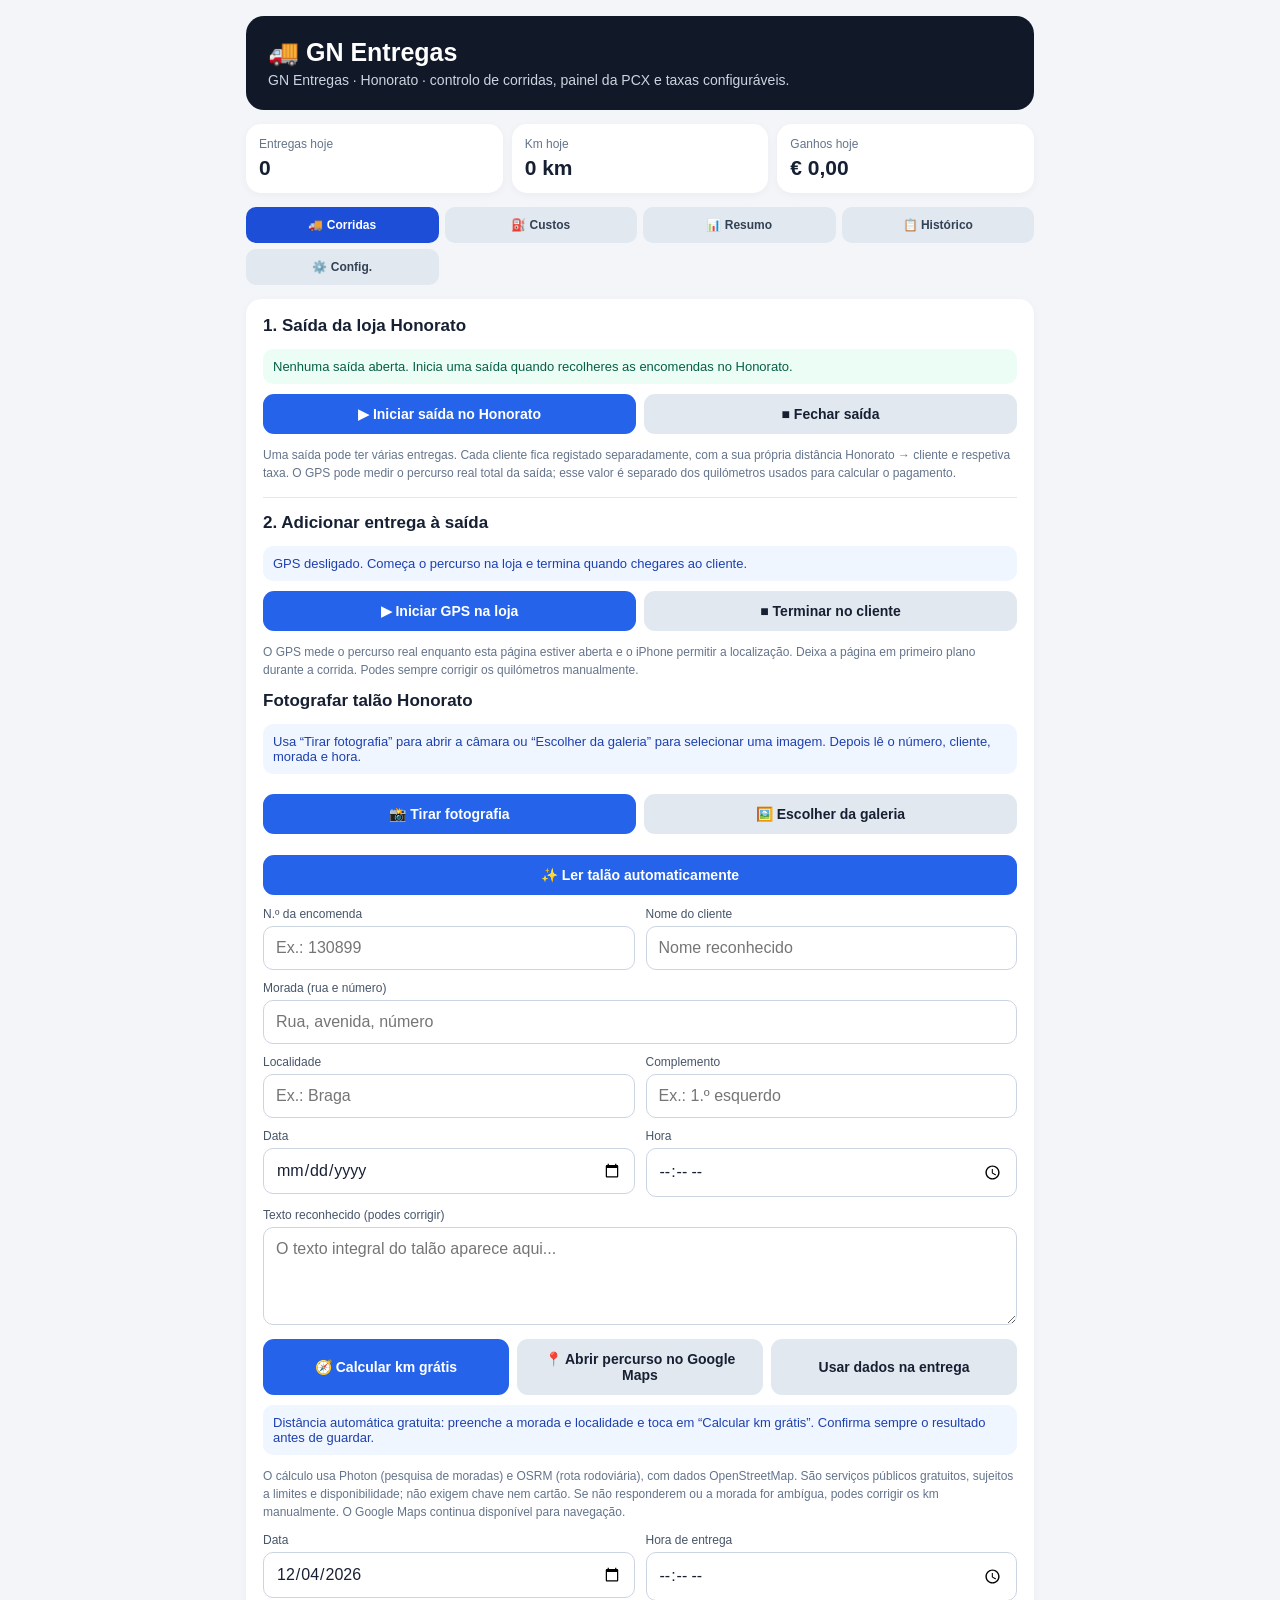
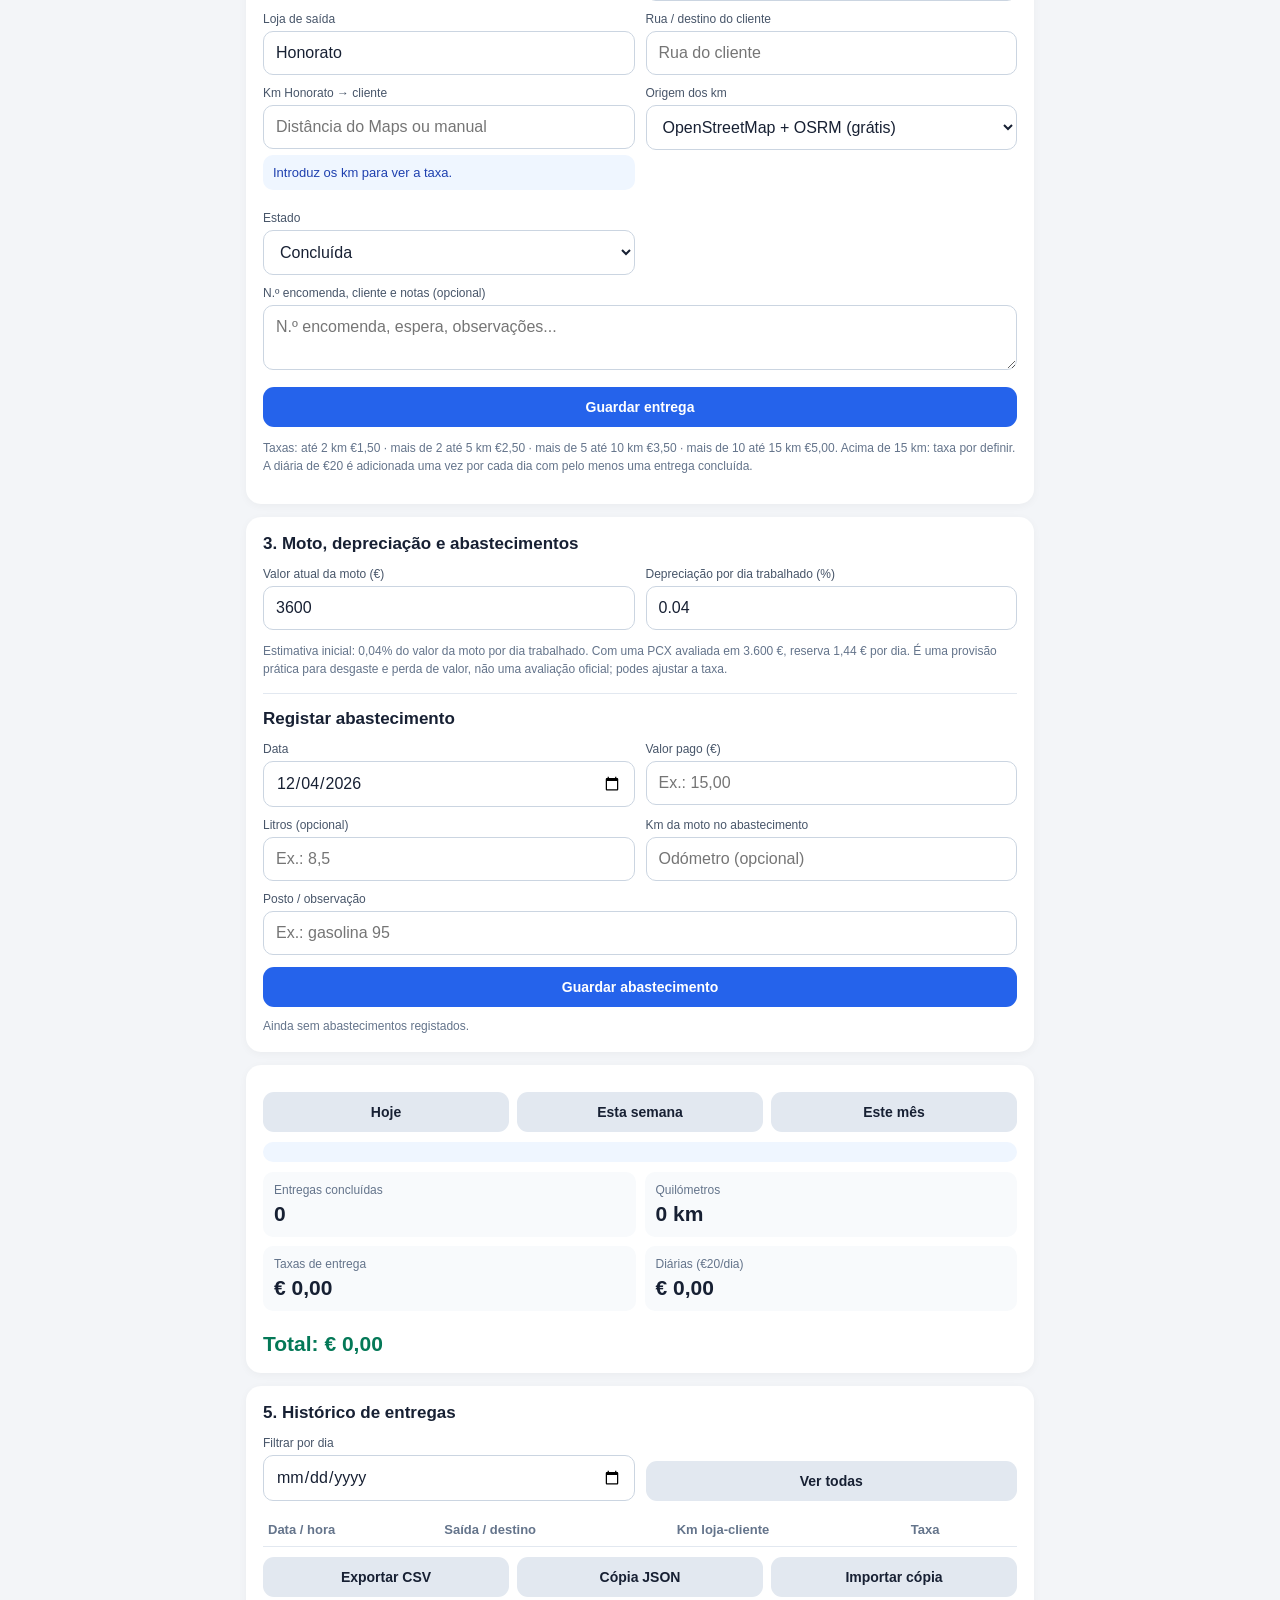
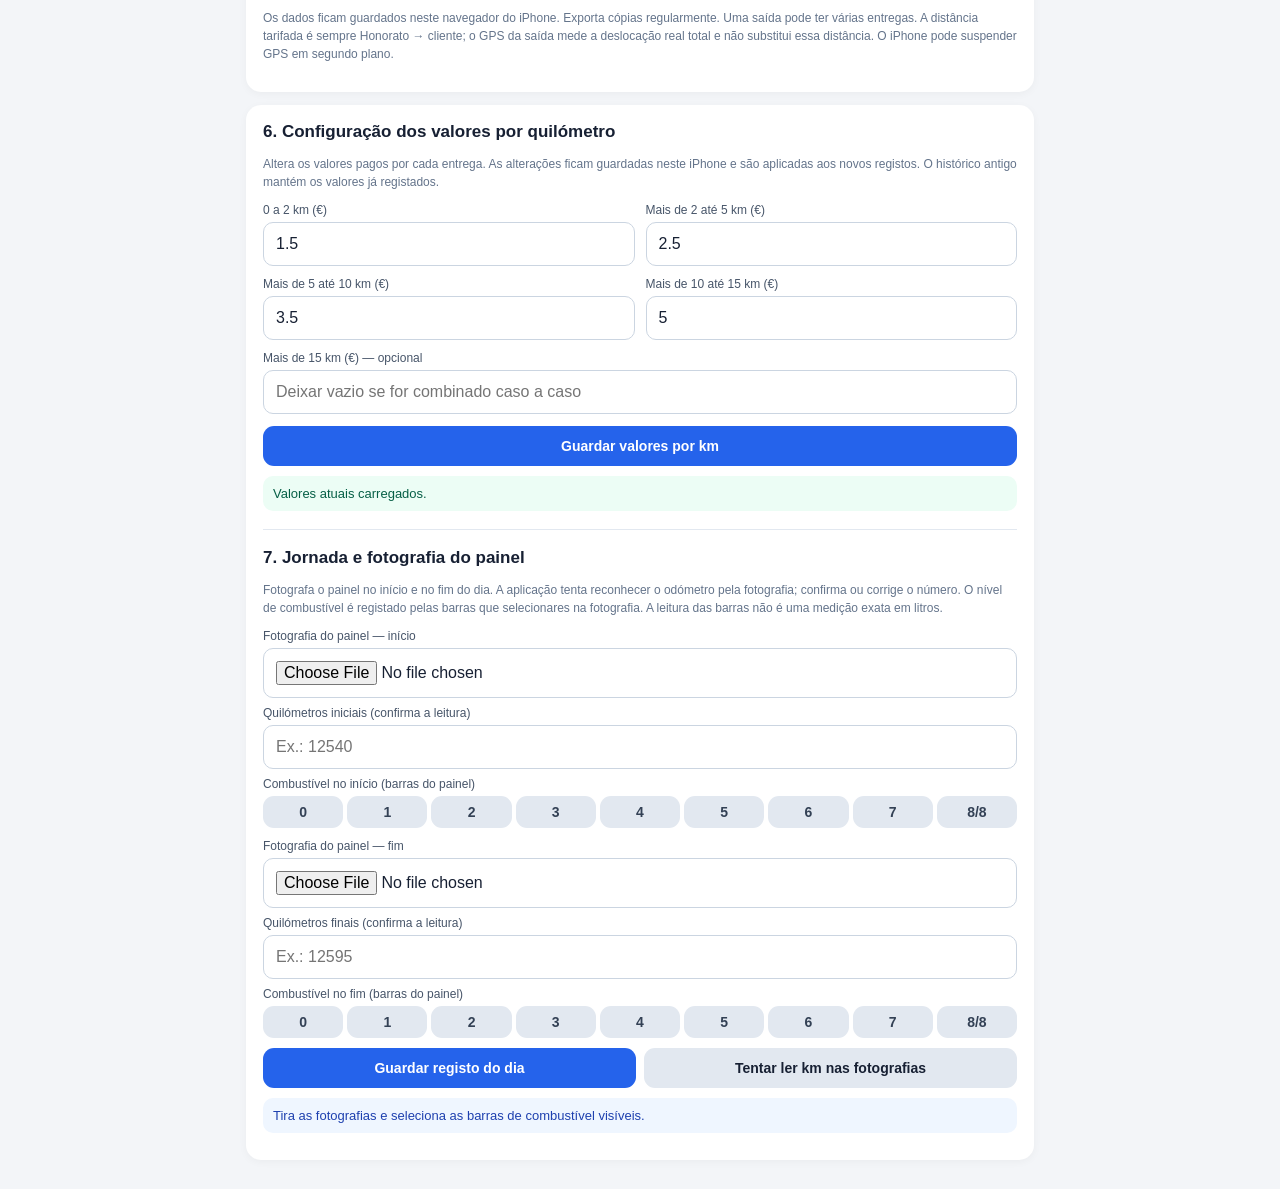
<file: gn_entregas_v13.html>
<!doctype html>
<html lang="pt-PT">
<head>
<meta charset="utf-8"><meta name="viewport" content="width=device-width,initial-scale=1">
<meta name="theme-color" content="#111827"><title>GN Entregas</title>
<style>
:root{font-family:-apple-system,BlinkMacSystemFont,"Segoe UI",sans-serif;color:#172033;background:#f3f5f8}
*{box-sizing:border-box}body{margin:0;padding:16px;max-width:820px;margin:auto}
header{background:#111827;color:white;padding:22px;border-radius:18px;margin-bottom:14px}
h1{font-size:25px;margin:0 0 5px}header p{margin:0;color:#cbd5e1;font-size:14px}
.cards{display:grid;grid-template-columns:repeat(3,1fr);gap:9px;margin:13px 0}
.card,section{background:white;border-radius:15px;box-shadow:0 2px 8px #0000000a}
.card{padding:13px}.k{font-size:12px;color:#64748b}.v{font-size:21px;font-weight:750;margin-top:5px}
section{padding:17px;margin:13px 0}h2{font-size:17px;margin:0 0 13px}
.grid{display:grid;grid-template-columns:1fr 1fr;gap:11px}
label{display:block;font-size:12px;color:#475569;margin:0 0 5px}
input,select,textarea{width:100%;padding:12px;border:1px solid #cbd5e1;border-radius:10px;font:inherit;background:white;color:#172033}
textarea{min-height:65px;resize:vertical}.full{grid-column:1/-1}
button{border:0;border-radius:11px;padding:12px 14px;font-weight:700;font-size:14px;cursor:pointer}
.primary{background:#2563eb;color:white}.secondary{background:#e2e8f0;color:#172033}.danger{background:#fee2e2;color:#991b1b}
.actions{display:flex;gap:8px;flex-wrap:wrap;margin-top:10px}.actions button{flex:1}
.note{font-size:12px;color:#64748b;line-height:1.5}.status{padding:10px;border-radius:10px;background:#eff6ff;color:#1e40af;font-size:13px;margin:10px 0}
.good{background:#ecfdf5;color:#065f46}.warn{background:#fff7ed;color:#9a3412}
table{width:100%;border-collapse:collapse;font-size:13px}th,td{text-align:left;padding:9px 5px;border-bottom:1px solid #e2e8f0}th{color:#64748b;font-weight:600}
.money{font-weight:800;color:#047857}.stats{display:grid;grid-template-columns:1fr 1fr;gap:9px}.stat{background:#f8fafc;border-radius:10px;padding:11px}
.hidden{display:none!important}
@media(max-width:520px){.cards{grid-template-columns:1fr 1fr}.grid{grid-template-columns:1fr}.full{grid-column:auto}table{font-size:12px}th,td{padding:7px 3px}}

.tabs{display:grid;grid-template-columns:repeat(4,1fr);gap:6px;margin:14px 0}
.tab{background:#e2e8f0;color:#334155;padding:11px 4px;font-size:12px;border-radius:10px}
.tab.active{background:#1d4ed8;color:white}.page-hidden{display:none!important}
.photo-preview{width:100%;max-height:220px;object-fit:contain;border-radius:10px;background:#f1f5f9;margin-top:8px}.fuel-level{display:grid;grid-template-columns:repeat(9,1fr);gap:4px}.fuel-level button{padding:8px 2px;background:#e2e8f0;color:#334155}.fuel-level button.selected{background:#2563eb;color:#fff}.small{font-size:11px;color:#64748b}
@media(max-width:440px){.tab{font-size:11px;padding:10px 2px}}
</style></head>
<body>
<header><h1>🚚 GN Entregas</h1><p>GN Entregas · Honorato · controlo de corridas, painel da PCX e taxas configuráveis.</p></header>
<div class="cards">
 <div class="card"><div class="k">Entregas hoje</div><div class="v" id="todayCount">0</div></div>
 <div class="card"><div class="k">Km hoje</div><div class="v" id="todayKm">0 km</div></div>
 <div class="card"><div class="k">Ganhos hoje</div><div class="v" id="todayTotal">€ 0,00</div></div>
</div>
<nav class="tabs" aria-label="Navegação principal">
<button class="tab active" data-page="page-runs">🚚 Corridas</button>
<button class="tab" data-page="page-costs">⛽ Custos</button>
<button class="tab" data-page="page-summary">📊 Resumo</button>
<button class="tab" data-page="page-history">📋 Histórico</button>
<button class="tab" data-page="page-settings">⚙️ Config.</button>
</nav>
<section id='page-runs'>
<h2>1. Saída da loja Honorato</h2>
<div class="status good" id="routeStatus">Nenhuma saída aberta. Inicia uma saída quando recolheres as encomendas no Honorato.</div>
<div class="actions">
 <button class="primary" id="openRoute">▶ Iniciar saída no Honorato</button>
 <button class="secondary" id="closeRoute" disabled>■ Fechar saída</button>
</div>
<p class="note">Uma saída pode ter várias entregas. Cada cliente fica registado separadamente, com a sua própria distância Honorato → cliente e respetiva taxa. O GPS pode medir o percurso real total da saída; esse valor é separado dos quilómetros usados para calcular o pagamento.</p>
<hr style="border:0;border-top:1px solid #e2e8f0;margin:15px 0">
<h2>2. Adicionar entrega à saída</h2>
<div class="status" id="gpsStatus">GPS desligado. Começa o percurso na loja e termina quando chegares ao cliente.</div>
<div class="actions">
 <button class="primary" id="startGps">▶ Iniciar GPS na loja</button>
 <button class="secondary" id="stopGps" disabled>■ Terminar no cliente</button>
</div>
<p class="note">O GPS mede o percurso real enquanto esta página estiver aberta e o iPhone permitir a localização. Deixa a página em primeiro plano durante a corrida. Podes sempre corrigir os quilómetros manualmente.</p>
<h2>Fotografar talão Honorato</h2>
<div class="status" id="receiptStatus">Usa “Tirar fotografia” para abrir a câmara ou “Escolher da galeria” para selecionar uma imagem. Depois lê o número, cliente, morada e hora.</div>
<div class="grid">
 <div class="full"><input id="receiptCamera" type="file" accept="image/*" capture="environment" style="position:absolute;left:-9999px;width:1px;height:1px;opacity:0">
 <input id="receiptLibrary" type="file" accept="image/*" style="position:absolute;left:-9999px;width:1px;height:1px;opacity:0">
 <div class="actions">
  <button class="primary" type="button" id="takeReceipt">📸 Tirar fotografia</button>
  <button class="secondary" type="button" id="chooseReceipt">🖼️ Escolher da galeria</button>
 </div></div>
 <div class="full"><img id="receiptPreview" class="hidden" alt="Pré-visualização do talão" style="width:100%;max-height:230px;object-fit:contain;border-radius:12px"></div>
</div>
<div class="actions"><button class="primary" type="button" id="readReceipt">✨ Ler talão automaticamente</button></div>
<div class="grid" style="margin-top:12px">
 <div><label for="orderNo">N.º da encomenda</label><input id="orderNo" placeholder="Ex.: 130899"></div>
 <div><label for="clientName">Nome do cliente</label><input id="clientName" placeholder="Nome reconhecido"></div>
 <div class="full"><label for="customerAddress">Morada (rua e número)</label><input id="customerAddress" placeholder="Rua, avenida, número"></div>
 <div><label for="customerCity">Localidade</label><input id="customerCity" placeholder="Ex.: Braga"></div>
 <div><label for="customerExtra">Complemento</label><input id="customerExtra" placeholder="Ex.: 1.º esquerdo"></div>
 <div><label for="receiptDate">Data</label><input id="receiptDate" type="date"></div>
 <div><label for="receiptTime">Hora</label><input id="receiptTime" type="time"></div>
 <div class="full"><label for="ocrRaw">Texto reconhecido (podes corrigir)</label><textarea id="ocrRaw" rows="4" placeholder="O texto integral do talão aparece aqui..."></textarea></div>
</div>
<div class="actions">
 <button class="primary" type="button" id="freeDistance">🧭 Calcular km grátis</button>
 <button class="secondary" type="button" id="mapsRoute">📍 Abrir percurso no Google Maps</button>
 <button class="secondary" type="button" id="useReceipt">Usar dados na entrega</button>
</div>
<div class="status" id="distanceStatus">Distância automática gratuita: preenche a morada e localidade e toca em “Calcular km grátis”. Confirma sempre o resultado antes de guardar.</div>
<p class="note">O cálculo usa Photon (pesquisa de moradas) e OSRM (rota rodoviária), com dados OpenStreetMap. São serviços públicos gratuitos, sujeitos a limites e disponibilidade; não exigem chave nem cartão. Se não responderem ou a morada for ambígua, podes corrigir os km manualmente. O Google Maps continua disponível para navegação.</p>
<form id="form">
<div class="grid">
 <div><label for="date">Data</label><input id="date" type="date" required></div>
 <div><label for="time">Hora de entrega</label><input id="time" type="time" required></div>
 <div><label for="from">Loja de saída</label><input id="from" value="Honorato" readonly></div>
 <div><label for="to">Rua / destino do cliente</label><input id="to" placeholder="Rua do cliente" required></div>
 <div><label for="km">Km Honorato → cliente</label><input id="km" type="number" min="0" max="300" step="0.1" placeholder="Distância do Maps ou manual" required><div id="feePreview" class="status" style="margin-top:6px">Introduz os km para ver a taxa.</div></div>
 <div><label for="method">Origem dos km</label><select id="method"><option>OpenStreetMap + OSRM (grátis)</option><option>GPS</option><option>Manual / Google Maps</option></select></div>
 <div><label for="status">Estado</label><select id="status"><option>Concluída</option><option>Cancelada</option></select></div>
 <div class="full"><label for="notes">N.º encomenda, cliente e notas (opcional)</label><textarea id="notes" placeholder="N.º encomenda, espera, observações..."></textarea></div>
</div>
<button class="primary" style="width:100%;margin-top:13px" type="submit">Guardar entrega</button>
</form>
<p class="note">Taxas: até 2 km €1,50 · mais de 2 até 5 km €2,50 · mais de 5 até 10 km €3,50 · mais de 10 até 15 km €5,00. Acima de 15 km: taxa por definir. A diária de €20 é adicionada uma vez por cada dia com pelo menos uma entrega concluída.</p>
</section>
<section id='page-costs'>
<h2>3. Moto, depreciação e abastecimentos</h2>
<div class="grid">
 <div><label for="bikeValue">Valor atual da moto (€)</label><input id="bikeValue" type="number" min="0" step="0.01" value="3600"></div>
 <div><label for="depreciationRate">Depreciação por dia trabalhado (%)</label><input id="depreciationRate" type="number" min="0" max="1" step="0.01" value="0.04"></div>
</div>
<p class="note">Estimativa inicial: 0,04% do valor da moto por dia trabalhado. Com uma PCX avaliada em 3.600 €, reserva 1,44 € por dia. É uma provisão prática para desgaste e perda de valor, não uma avaliação oficial; podes ajustar a taxa.</p>
<hr style="border:0;border-top:1px solid #e2e8f0;margin:15px 0">
<h2>Registar abastecimento</h2>
<div class="grid">
 <div><label for="fuelDate">Data</label><input id="fuelDate" type="date"></div>
 <div><label for="fuelCost">Valor pago (€)</label><input id="fuelCost" type="number" min="0" step="0.01" placeholder="Ex.: 15,00"></div>
 <div><label for="fuelLitres">Litros (opcional)</label><input id="fuelLitres" type="number" min="0" step="0.01" placeholder="Ex.: 8,5"></div>
 <div><label for="fuelOdo">Km da moto no abastecimento</label><input id="fuelOdo" type="number" min="0" step="1" placeholder="Odómetro (opcional)"></div>
 <div class="full"><label for="fuelNote">Posto / observação</label><input id="fuelNote" placeholder="Ex.: gasolina 95"></div>
</div>
<button class="primary" id="saveFuel" style="width:100%;margin-top:12px">Guardar abastecimento</button>
<div id="fuelHistory" class="note" style="margin-top:10px"></div>
</section>
<section id='page-summary'>
<div class="actions">
 <button class="secondary" data-period="day">Hoje</button>
 <button class="secondary" data-period="week">Esta semana</button>
 <button class="secondary" data-period="month">Este mês</button>
</div>
<div class="status" id="periodLabel"></div>
<div class="stats">
 <div class="stat"><div class="k">Entregas concluídas</div><div class="v" id="pCount">0</div></div>
 <div class="stat"><div class="k">Quilómetros</div><div class="v" id="pKm">0 km</div></div>
 <div class="stat"><div class="k">Taxas de entrega</div><div class="v" id="pFees">€ 0,00</div></div>
 <div class="stat"><div class="k">Diárias (€20/dia)</div><div class="v" id="pDaily">€ 0,00</div></div>
</div>
<p class="money" id="pTotal" style="font-size:21px;margin-bottom:0">Total: € 0,00</p>
</section>
<section id='page-history'>
<h2>5. Histórico de entregas</h2>
<div class="grid"><div><label for="filterDate">Filtrar por dia</label><input id="filterDate" type="date"></div><div style="display:flex;align-items:end"><button class="secondary" id="clearFilter" style="width:100%">Ver todas</button></div></div>
<div style="overflow-x:auto;margin-top:12px"><table><thead><tr><th>Data / hora</th><th>Saída / destino</th><th>Km loja-cliente</th><th>Taxa</th><th></th></tr></thead><tbody id="rows"></tbody></table></div>
<div class="actions"><button class="secondary" id="csv">Exportar CSV</button><button class="secondary" id="backup">Cópia JSON</button><button class="secondary" id="importBtn">Importar cópia</button><input id="importFile" type="file" accept="application/json" hidden></div>
<p class="note">Os dados ficam guardados neste navegador do iPhone. Exporta cópias regularmente. Uma saída pode ter várias entregas. A distância tarifada é sempre Honorato → cliente; o GPS da saída mede a deslocação real total e não substitui essa distância. O iPhone pode suspender GPS em segundo plano.</p>
</section>
<section id='page-settings'>
<h2>6. Configuração dos valores por quilómetro</h2>
<p class="note">Altera os valores pagos por cada entrega. As alterações ficam guardadas neste iPhone e são aplicadas aos novos registos. O histórico antigo mantém os valores já registados.</p>
<div class="grid">
 <div><label for="feeBand1">0 a 2 km (€)</label><input id="feeBand1" type="number" min="0" step="0.01"></div>
 <div><label for="feeBand2">Mais de 2 até 5 km (€)</label><input id="feeBand2" type="number" min="0" step="0.01"></div>
 <div><label for="feeBand3">Mais de 5 até 10 km (€)</label><input id="feeBand3" type="number" min="0" step="0.01"></div>
 <div><label for="feeBand4">Mais de 10 até 15 km (€)</label><input id="feeBand4" type="number" min="0" step="0.01"></div>
 <div class="full"><label for="feeOver15">Mais de 15 km (€) — opcional</label><input id="feeOver15" type="number" min="0" step="0.01" placeholder="Deixar vazio se for combinado caso a caso"></div>
</div>
<button class="primary" id="saveFees" style="width:100%;margin-top:12px">Guardar valores por km</button>
<div id="feeStatus" class="status good">Valores atuais carregados.</div>
<hr style="border:0;border-top:1px solid #e2e8f0;margin:18px 0">
<h2>7. Jornada e fotografia do painel</h2>
<p class="note">Fotografa o painel no início e no fim do dia. A aplicação tenta reconhecer o odómetro pela fotografia; confirma ou corrige o número. O nível de combustível é registado pelas barras que selecionares na fotografia. A leitura das barras não é uma medição exata em litros.</p>
<div class="grid">
 <div class="full">
  <label for="dashStartPhoto">Fotografia do painel — início</label>
  <input id="dashStartPhoto" type="file" accept="image/*" capture="environment">
  <img id="dashStartPreview" class="photo-preview hidden" alt="Painel no início">
  <label for="dashStartKm" style="margin-top:8px">Quilómetros iniciais (confirma a leitura)</label>
  <input id="dashStartKm" type="number" min="0" step="0.1" placeholder="Ex.: 12540">
  <label style="margin-top:8px">Combustível no início (barras do painel)</label>
  <div id="dashStartFuel" class="fuel-level"></div>
 </div>
 <div class="full">
  <label for="dashEndPhoto">Fotografia do painel — fim</label>
  <input id="dashEndPhoto" type="file" accept="image/*" capture="environment">
  <img id="dashEndPreview" class="photo-preview hidden" alt="Painel no fim">
  <label for="dashEndKm" style="margin-top:8px">Quilómetros finais (confirma a leitura)</label>
  <input id="dashEndKm" type="number" min="0" step="0.1" placeholder="Ex.: 12595">
  <label style="margin-top:8px">Combustível no fim (barras do painel)</label>
  <div id="dashEndFuel" class="fuel-level"></div>
 </div>
</div>
<div class="actions">
 <button class="primary" id="saveDashboardDay">Guardar registo do dia</button>
 <button class="secondary" id="readDashOdo">Tentar ler km nas fotografias</button>
</div>
<div id="dashStatus" class="status">Tira as fotografias e seleciona as barras de combustível visíveis.</div>
<div id="dashHistory" class="note"></div>
</section>
<script>
const $=id=>document.getElementById(id), today=()=>{const d=new Date();return [d.getFullYear(),String(d.getMonth()+1).padStart(2,'0'),String(d.getDate()).padStart(2,'0')].join('-')};
const euro=n=>n.toLocaleString('pt-PT',{style:'currency',currency:'EUR'});
$('date').value=today();
let records=[];try{records=JSON.parse(localStorage.getItem('entregas_v1')||'[]')}catch(e){}
let period='day',watchId=null,track=[],lastPoint=null,gpsKm=0,activeRoute=null,fuelRecords=[];
try{fuelRecords=JSON.parse(localStorage.getItem('fuel_v1')||'[]')}catch(e){}
$('fuelDate').value=today();
$('bikeValue').value=localStorage.getItem('bike_value_v1')||'3600';
$('depreciationRate').value=localStorage.getItem('depreciation_rate_v1')||'0.04';
let feeBands={b1:1.5,b2:2.5,b3:3.5,b4:5,over15:null};
try{const savedFees=JSON.parse(localStorage.getItem('gn_fee_bands_v1')||'null');if(savedFees)feeBands={...feeBands,...savedFees}}catch(e){}
function fee(k){if(!Number.isFinite(k)||k<0)return null;if(k<=2)return Number(feeBands.b1);if(k<=5)return Number(feeBands.b2);if(k<=10)return Number(feeBands.b3);if(k<=15)return Number(feeBands.b4);return feeBands.over15===''||feeBands.over15===null||feeBands.over15===undefined?null:Number(feeBands.over15)}
function hav(a,b){const R=6371,rad=x=>x*Math.PI/180,d1=rad(b.lat-a.lat),d2=rad(b.lon-a.lon),q=Math.sin(d1/2)**2+Math.cos(rad(a.lat))*Math.cos(rad(b.lat))*Math.sin(d2/2)**2;return 2*R*Math.asin(Math.sqrt(q))}
function persist(){localStorage.setItem('entregas_v1',JSON.stringify(records));render()}
function done(){return records.filter(r=>r.status==='Concluída')}
function getPeriodDates(){const n=new Date(),d=new Date(n.getFullYear(),n.getMonth(),n.getDate());if(period==='day')return [today(),today()];if(period==='month')return [new Date(n.getFullYear(),n.getMonth(),1).toLocaleDateString('en-CA'),today()];const wd=(d.getDay()+6)%7,s=new Date(d);s.setDate(d.getDate()-wd);return [s.toLocaleDateString('en-CA'),today()]}
function within(date,a,b){return date>=a&&date<=b}
function esc(s){return String(s||'').replace(/[&<>"']/g,c=>({'&':'&amp;','<':'&lt;','>':'&gt;','"':'&quot;',"'":'&#39;'}[c]))}
function render(){
 const t=done().filter(r=>r.date===today()),tk=t.reduce((s,r)=>s+r.km,0),tf=t.reduce((s,r)=>s+(r.fee??0),0);
 $('todayCount').textContent=t.length;$('todayKm').textContent=tk.toLocaleString('pt-PT',{maximumFractionDigits:1})+' km';$('todayTotal').textContent=euro(tf+(t.length?20:0));
 const [a,b]=getPeriodDates(),rs=done().filter(r=>within(r.date,a,b)),km=rs.reduce((s,r)=>s+r.km,0),fees=rs.reduce((s,r)=>s+(r.fee??0),0),days=new Set(rs.map(r=>r.date)).size,daily=days*20,bike=Number(localStorage.getItem('bike_value_v1')||0),rate=Number(localStorage.getItem('depreciation_rate_v1')||0.04),depreciation=days*bike*(rate/100),fuel=fuelRecords.filter(x=>within(x.date,a,b)).reduce((s,x)=>s+x.cost,0);
 $('periodLabel').textContent=period==='day'?'Hoje':period==='week'?'Esta semana (segunda a hoje)':'Este mês (dia 1 a hoje)';
 $('pCount').textContent=rs.length;$('pKm').textContent=km.toLocaleString('pt-PT',{maximumFractionDigits:1})+' km';$('pFees').textContent=euro(fees);$('pDaily').textContent=euro(daily);
 $('pTotal').textContent='Total bruto: '+euro(fees+daily)+' · após combustível e depreciação: '+euro(fees+daily-fuel-depreciation);
 document.getElementById('pBreakdown')?.remove();
 $('pTotal').insertAdjacentHTML('afterend',`<p id="pBreakdown" class="note">Combustível: ${euro(fuel)} · Depreciação (${rate.toLocaleString('pt-PT')}%/dia): ${euro(depreciation)} · Dias trabalhados: ${days}</p>`);
 const f=$('filterDate').value,view=records.filter(r=>!f||r.date===f).slice().sort((x,y)=>(y.date+y.time).localeCompare(x.date+x.time));
 $('rows').innerHTML=view.map(r=>`<tr><td>${r.date.split('-').reverse().join('/')}<br>${esc(r.time)}</td><td><b>${esc(r.routeId||'—')}</b><br>${esc(r.to)}<br><span class="note">Honorato · ${esc(r.status)}</span></td><td>${Number(r.km).toLocaleString('pt-PT')}</td><td>${r.fee===null?'Por definir':euro(r.fee)}</td><td><button class="danger" onclick="del('${r.id}')">×</button></td></tr>`).join('')||'<tr><td colspan="5" style="text-align:center;padding:18px;color:#64748b">Sem entregas neste filtro.</td></tr>';
}
window.del=id=>{if(confirm('Apagar esta entrega?')){records=records.filter(r=>r.id!==id);persist()}};
function status(msg,cls=''){ $('gpsStatus').className='status '+cls;$('gpsStatus').textContent=msg}
function openRoute(){
 if(activeRoute){alert('Já existe uma saída aberta.');return}
 const raw=prompt('KM DA MOTO NO INÍCIO da saída (odómetro):');
 if(raw===null)return;
 const start=Number(raw.replace(',','.'));
 if(!Number.isFinite(start)||start<0){alert('Introduz um valor válido para os km iniciais.');return}
 activeRoute={id:'R'+Date.now(),started:new Date().toISOString(),odoStart:start,odoEnd:null,actualKm:0};
 $('routeStatus').textContent='Saída aberta · '+activeRoute.id+' · odómetro inicial: '+start.toLocaleString('pt-PT')+' km.';
 $('openRoute').disabled=true;$('closeRoute').disabled=false;
}
function closeRoute(){
 if(!activeRoute)return;
 const raw=prompt('KM DA MOTO NO FINAL da saída (odómetro):');
 if(raw===null)return;
 const end=Number(raw.replace(',','.'));
 if(!Number.isFinite(end)||end<activeRoute.odoStart){alert('Os km finais têm de ser iguais ou superiores aos km iniciais.');return}
 activeRoute.odoEnd=end;activeRoute.actualKm=end-activeRoute.odoStart;activeRoute.closed=new Date().toISOString();
 const rid=activeRoute.id;
 records.filter(r=>r.routeId===rid).forEach(r=>{r.routeClosed=activeRoute.closed;r.routeOdoStart=activeRoute.odoStart;r.routeOdoEnd=end;r.routeActualKm=activeRoute.actualKm});
 localStorage.setItem('entregas_v1',JSON.stringify(records));
 $('routeStatus').textContent='Saída '+rid+' fechada · '+activeRoute.odoStart.toLocaleString('pt-PT')+' → '+end.toLocaleString('pt-PT')+' km · '+activeRoute.actualKm.toLocaleString('pt-PT')+' km percorridos.';
 activeRoute=null;$('openRoute').disabled=false;$('closeRoute').disabled=true;render();
}
$('openRoute').onclick=openRoute;$('closeRoute').onclick=closeRoute;
function startGPS(){
 if(!navigator.geolocation){status('Este navegador não disponibiliza GPS. Usa os quilómetros manuais.','warn');return}
 if(watchId!==null)return;
 track=[];lastPoint=null;gpsKm=0;
 status('A obter localização na loja… aceita a permissão de localização do iPhone.');
 watchId=navigator.geolocation.watchPosition(pos=>{
  const p={lat:pos.coords.latitude,lon:pos.coords.longitude,acc:pos.coords.accuracy,time:pos.timestamp};
  if(p.acc>80)return;
  if(lastPoint){const d=hav(lastPoint,p);if(d<0.5&&d>0.003)gpsKm+=d;else if(d>=0.5){status('GPS detetou um salto de localização. Confirma os km manualmente se necessário.','warn');}}
  track.push(p);lastPoint=p;
  status('GPS da saída ativo · '+gpsKm.toFixed(2).replace('.',',')+' km registados · '+track.length+' pontos.','good');
 },err=>{status('Erro de GPS: '+err.message+'. Verifica a permissão de localização e mantém a página aberta.','warn');stopGPS(false)},{enableHighAccuracy:true,maximumAge:1000,timeout:15000});
 $('startGps').disabled=true;$('stopGps').disabled=false;
 $('time').value=new Date().toTimeString().slice(0,5);$('date').value=today();
}
function stopGPS(fill=true){
 if(watchId!==null)navigator.geolocation.clearWatch(watchId);watchId=null;
 $('startGps').disabled=false;$('stopGps').disabled=true;
 if(fill&&track.length>1){status('GPS da saída terminado · '+gpsKm.toFixed(2).replace('.',',')+' km reais. Introduz a distância Honorato → cliente indicada no Maps para calcular a taxa.','good')}
 else if(fill){status('Não foi possível obter pontos GPS suficientes. Introduz os km manualmente.','warn')}
}
$('startGps').onclick=startGPS;$('stopGps').onclick=()=>stopGPS(true);
$('form').onsubmit=e=>{e.preventDefault();const k=Number($('km').value.replace(',','.'));if(!Number.isFinite(k)||k<0||$('km').value.trim()==='')return alert('Indica quilómetros válidos.');if(!activeRoute && !confirm('Ainda não iniciaste uma saída. Queres guardar esta entrega sem associar a uma saída?'))return;
const r={id:Date.now().toString(),routeId:activeRoute?activeRoute.id:'Avulsa',routeOdoStart:activeRoute?activeRoute.odoStart:null,date:$('date').value,time:$('time').value,from:'Honorato',to:$('to').value.trim(),km:k,fee:fee(k),status:$('status').value,method:$('method').value,notes:$('notes').value.trim()};records.push(r);persist();$('to').value='';$('km').value='';$('notes').value='';$('from').value='Honorato';$('time').value=new Date().toTimeString().slice(0,5);$('date').value=today();};
document.querySelectorAll('[data-period]').forEach(b=>b.onclick=()=>{period=b.dataset.period;render()});
$('filterDate').onchange=render;$('clearFilter').onclick=()=>{$('filterDate').value='';render()};
function download(data,name,type){const a=document.createElement('a'),u=URL.createObjectURL(new Blob([data],{type}));a.href=u;a.download=name;a.click();setTimeout(()=>URL.revokeObjectURL(u),1000)}
$('csv').onclick=()=>{const head=['Data','Hora','Saída','Origem','Destino','Km Honorato-cliente','Taxa EUR','Estado','Método','Notas'];const lines=[head,...records.map(r=>[r.date,r.time,r.routeId||'',r.from,r.to,r.km,r.fee??'',r.status,r.method||'Manual',r.notes])].map(row=>row.map(v=>'"'+String(v??'').replace(/"/g,'""')+'"').join(';')).join('\n');download('\ufeff'+lines,'gilmar-entregas.csv','text/csv;charset=utf-8')};
$('backup').onclick=()=>download(JSON.stringify({deliveries:records,fuel:fuelRecords,bikeValue:localStorage.getItem('bike_value_v1')||'3600',depreciationRate:localStorage.getItem('depreciation_rate_v1')||'0.04',feeBands,dashboardDays},null,2),'backup-gilmar-entregas.json','application/json');
$('importBtn').onclick=()=>$('importFile').click();
$('importFile').onchange=async e=>{try{const d=JSON.parse(await e.target.files[0].text());if(!Array.isArray(d)&&!Array.isArray(d.deliveries))throw 0;if(confirm('Substituir o histórico atual pela cópia?')){records=Array.isArray(d)?d:d.deliveries;fuelRecords=Array.isArray(d.fuel)?d.fuel:[];if(d.bikeValue)localStorage.setItem('bike_value_v1',d.bikeValue);if(d.depreciationRate)localStorage.setItem('depreciation_rate_v1',d.depreciationRate);if(d.feeBands){feeBands=d.feeBands;localStorage.setItem('gn_fee_bands_v1',JSON.stringify(feeBands))}if(Array.isArray(d.dashboardDays)){dashboardDays=d.dashboardDays;localStorage.setItem('gn_dashboard_days_v1',JSON.stringify(dashboardDays))}localStorage.setItem('fuel_v1',JSON.stringify(fuelRecords));persist();renderFuel()}}catch(x){alert('Cópia inválida.')}e.target.value=''};
$('bikeValue').addEventListener('change',()=>{const v=Math.max(0,Number($('bikeValue').value||0));localStorage.setItem('bike_value_v1',String(v));render()});
$('depreciationRate').addEventListener('change',()=>{const v=Math.min(1,Math.max(0,Number($('depreciationRate').value||0)));$('depreciationRate').value=String(v);localStorage.setItem('depreciation_rate_v1',String(v));render()});
$('saveFuel').onclick=()=>{const cost=Number($('fuelCost').value.replace(',','.'));if(!Number.isFinite(cost)||cost<=0){alert('Indica o valor pago no abastecimento.');return}
 fuelRecords.push({date:$('fuelDate').value,cost,litres:Number($('fuelLitres').value.replace(',','.'))||null,odo:$('fuelOdo').value||'',note:$('fuelNote').value.trim()});
 localStorage.setItem('fuel_v1',JSON.stringify(fuelRecords));$('fuelCost').value='';$('fuelLitres').value='';$('fuelOdo').value='';$('fuelNote').value='';renderFuel();render()};
function renderFuel(){$('fuelHistory').innerHTML=fuelRecords.slice().reverse().map(x=>`${esc(x.date)} · ${euro(x.cost)}${x.litres?' · '+x.litres+' L':''}${x.note?' · '+esc(x.note):''}`).join('<br>')||'Ainda sem abastecimentos registados.'}
renderFuel();

// Configuração editável das taxas por quilómetro.
function loadFeeInputs(){
 $('feeBand1').value=feeBands.b1;$('feeBand2').value=feeBands.b2;$('feeBand3').value=feeBands.b3;$('feeBand4').value=feeBands.b4;$('feeOver15').value=feeBands.over15??'';
}
loadFeeInputs();
$('saveFees').onclick=()=>{
 const ids=['feeBand1','feeBand2','feeBand3','feeBand4'];
 if(ids.some(id=>$(id).value===''||!Number.isFinite(Number($(id).value))||Number($(id).value)<0)){alert('Preenche os quatro escalões com valores iguais ou superiores a zero.');return}
 const over=$('feeOver15').value.trim();
 if(over!==''&&(!Number.isFinite(Number(over))||Number(over)<0)){alert('O valor acima de 15 km deve ser um número positivo ou ficar vazio.');return}
 feeBands={b1:Number($('feeBand1').value),b2:Number($('feeBand2').value),b3:Number($('feeBand3').value),b4:Number($('feeBand4').value),over15:over===''?null:Number(over)};
 localStorage.setItem('gn_fee_bands_v1',JSON.stringify(feeBands));
 $('feeStatus').textContent='Valores guardados neste dispositivo. Aplicam-se às próximas entregas.';
 render();
};

// Registo do painel: guardar fotografias comprimidas localmente e tentar OCR do odómetro.
function makeFuelButtons(id,initial){
 const host=$(id);host.innerHTML='';
 for(let n=0;n<=8;n++){
  const b=document.createElement('button');b.type='button';b.textContent=n===0?'0':n===8?'8/8':String(n);
  b.className='fuelbar'+(initial===n?' selected':'');b.setAttribute('aria-label',n+' de 8 barras');
  b.onclick=()=>{if(id==='dashStartFuel')dashStartLevel=n;else dashEndLevel=n;[...host.children].forEach((x,i)=>x.classList.toggle('selected',i===n))};
  host.appendChild(b);
 }
}
makeFuelButtons('dashStartFuel',null);makeFuelButtons('dashEndFuel',null);
function compressImage(file){
 return new Promise((resolve,reject)=>{
  const url=URL.createObjectURL(file),img=new Image();
  img.onload=()=>{const scale=Math.min(1,1200/Math.max(img.width,img.height)),c=document.createElement('canvas');c.width=Math.round(img.width*scale);c.height=Math.round(img.height*scale);c.getContext('2d').drawImage(img,0,0,c.width,c.height);URL.revokeObjectURL(url);resolve(c.toDataURL('image/jpeg',0.72))};
  img.onerror=()=>{URL.revokeObjectURL(url);reject(new Error('Não consegui abrir a fotografia.'))};img.src=url;
 });
}
async function handleDashPhoto(which,file){
 if(!file)return;
 try{
  const data=await compressImage(file),img=$(which==='start'?'dashStartPreview':'dashEndPreview');
  img.src=data;img.classList.remove('hidden');
  if(which==='start')dashStartImage=data;else dashEndImage=data;
  $('dashStatus').textContent='Fotografia '+(which==='start'?'inicial':'final')+' guardada temporariamente. Podes tentar reconhecer os quilómetros.';
 }catch(e){$('dashStatus').textContent=e.message}
}
$('dashStartPhoto').onchange=e=>handleDashPhoto('start',e.target.files[0]);
$('dashEndPhoto').onchange=e=>handleDashPhoto('end',e.target.files[0]);
async function readOdometer(data){
 if(!data)throw new Error('Tira primeiro a fotografia do painel.');
 if(!window.Tesseract){
  await new Promise((resolve,reject)=>{
   const sc=document.createElement('script');sc.src='https://cdn.jsdelivr.net/npm/tesseract.js@5/dist/tesseract.min.js';sc.onload=resolve;sc.onerror=()=>reject(new Error('Não foi possível carregar o leitor OCR. Verifica a internet.'));document.head.appendChild(sc);
  });
 }
 const result=await Tesseract.recognize(data,'eng');
 const raw=result.data.text||'';
 const candidates=(raw.match(/\b\d{3,7}(?:[.,]\d)?\b/g)||[]).map(x=>Number(x.replace(',','.'))).filter(x=>x>0);
 if(!candidates.length)throw new Error('Não consegui identificar o odómetro. Introduz os km manualmente.');
 return candidates.sort((a,b)=>b-a)[0];
}
$('readDashOdo').onclick=async()=>{
 const btn=$('readDashOdo');btn.disabled=true;$('dashStatus').textContent='A analisar as fotografias. Pode demorar um pouco…';
 try{
  if(dashStartImage){const v=await readOdometer(dashStartImage);$('dashStartKm').value=v}
  if(dashEndImage){const v=await readOdometer(dashEndImage);$('dashEndKm').value=v}
  $('dashStatus').textContent='Leitura OCR concluída. Confirma os números: reflexos, ângulo e outros dígitos podem causar erros.';
 }catch(e){$('dashStatus').textContent=e.message}
 finally{btn.disabled=false}
};
$('saveDashboardDay').onclick=()=>{
 const start=Number($('dashStartKm').value),end=Number($('dashEndKm').value);
 if(!Number.isFinite(start)||!Number.isFinite(end)||start<=0||end<start){alert('Confirma os quilómetros inicial e final. O valor final não pode ser inferior ao inicial.');return}
 if(dashStartLevel===null||dashEndLevel===null){if(!confirm('Não selecionaste as barras de combustível inicial e final. Guardar mesmo assim?'))return}
 const item={date:today(),startKm:start,endKm:end,distance:Number((end-start).toFixed(1)),startFuelBars:dashStartLevel,endFuelBars:dashEndLevel,startPhoto:dashStartImage,endPhoto:dashEndImage,createdAt:new Date().toISOString()};
 dashboardDays=dashboardDays.filter(x=>x.date!==item.date);dashboardDays.push(item);
 localStorage.setItem('gn_dashboard_days_v1',JSON.stringify(dashboardDays));
 $('dashStatus').className='status good';
 $('dashStatus').textContent='Registo guardado: '+item.distance.toLocaleString('pt-PT')+' km percorridos. Combustível: '+(dashStartLevel===null?'—':dashStartLevel+'/8')+' → '+(dashEndLevel===null?'—':dashEndLevel+'/8')+' barras.';
 renderDashboard();
};
function renderDashboard(){
 $('dashHistory').innerHTML=dashboardDays.slice().sort((a,b)=>b.date.localeCompare(a.date)).map(x=>`<div style="padding:8px 0;border-bottom:1px solid #e2e8f0"><b>${esc(x.date)}</b> · ${x.distance.toLocaleString('pt-PT')} km · Combustível ${x.startFuelBars??'—'}/8 → ${x.endFuelBars??'—'}/8 barras</div>`).join('')||'Ainda não existem registos diários do painel.';
}
renderDashboard();

document.querySelectorAll('.tab').forEach(btn=>btn.addEventListener('click',()=>{
 document.querySelectorAll('.tab').forEach(x=>x.classList.toggle('active',x===btn));
 ['page-runs','page-costs','page-summary','page-history','page-settings'].forEach(id=>$(id).classList.toggle('page-hidden',id!==btn.dataset.page));
}));
['page-costs','page-summary','page-history','page-settings'].forEach(id=>$(id).classList.add('page-hidden'));
let receiptFile=null;
function acceptReceiptFile(file){
 if(!file)return;
 if(!file.type || !file.type.startsWith('image/')){$('receiptStatus').textContent='Este ficheiro não parece ser uma imagem. Escolhe uma fotografia JPG, PNG ou HEIC.';return}
 receiptFile=file;
 const oldUrl=$('receiptPreview').dataset.url;
 if(oldUrl)URL.revokeObjectURL(oldUrl);
 const url=URL.createObjectURL(file);
 $('receiptPreview').src=url;$('receiptPreview').dataset.url=url;
 $('receiptPreview').classList.remove('hidden');
 $('receiptStatus').textContent='Fotografia carregada ('+(file.name||'imagem')+'). Agora carrega em “Ler talão automaticamente”.';
}
$('takeReceipt').addEventListener('click',()=>{$('receiptCamera').click()});
$('chooseReceipt').addEventListener('click',()=>{$('receiptLibrary').click()});
$('receiptCamera').addEventListener('change',e=>{acceptReceiptFile(e.target.files&&e.target.files[0]);e.target.value=''});
$('receiptLibrary').addEventListener('change',e=>{acceptReceiptFile(e.target.files&&e.target.files[0]);e.target.value=''});
function setReceiptDate(dateText,timeText){
 const m=dateText.match(/(\d{2})\/(\d{2})\/(\d{4})/);
 if(m)$('receiptDate').value=m[3]+'-'+m[2]+'-'+m[1];
 const t=timeText.match(/(\d{2}):(\d{2})/);
 if(t)$('receiptTime').value=t[1]+':'+t[2];
}
function parseHonoratoReceipt(text){
 const lines=text.split(/\r?\n/).map(x=>x.trim()).filter(Boolean);
 const all=lines.join('\n');
 let m=all.match(/DELIVERY\s*#?\s*(\d{4,})/i); if(m)$('orderNo').value=m[1];
 m=all.match(/Nome\s*:\s*(.+)/i); if(m)$('clientName').value=m[1].trim();
 m=all.match(/Endere[cç]o\s*:\s*(.+)/i);
 if(m){
  let addr=m[1].trim();
  const idx=lines.findIndex(x=>/Endere[cç]o\s*:/i.test(x));
  if(idx>=0 && lines[idx+1] && !/Complemento|Tipo:|Data:/i.test(lines[idx+1]))addr+=' '+lines[idx+1].trim();
  $('customerAddress').value=addr.replace(/\s+/g,' ').replace(/,$/,'');
 }
 m=all.match(/Complemento\s*:\s*(.+)/i); if(m)$('customerExtra').value=m[1].trim();
 m=all.match(/Data\s*:\s*(\d{2}\/\d{2}\/\d{4})\s*,?\s*(\d{2}:\d{2})/i);
 if(m)setReceiptDate(m[1],m[2]);
 const addr=$('customerAddress').value;
 if(/,\s*Braga/i.test(addr))$('customerCity').value='Braga';
}
$('readReceipt').onclick=async()=>{
 if(!receiptFile){alert('Tira ou escolhe primeiro a fotografia do talão.');return}
 $('receiptStatus').textContent='A preparar reconhecimento do talão…';
 try{
  if(!window.Tesseract){
   const urls=['https://cdn.jsdelivr.net/npm/tesseract.js@5/dist/tesseract.min.js','https://unpkg.com/tesseract.js@5/dist/tesseract.min.js'];
   let loaded=false;
   for(const url of urls){
    try{await new Promise((resolve,reject)=>{const sc=document.createElement('script');sc.src=url;sc.onload=resolve;sc.onerror=()=>reject(new Error('Falha ao carregar '+url));document.head.appendChild(sc)});loaded=true;break}catch(e){}
   }
   if(!loaded)throw new Error('Não foi possível carregar o motor OCR. Confirma a ligação à internet.');
  }
  $('receiptStatus').textContent='Motor de leitura pronto. A analisar a fotografia…';
  const result=await window.Tesseract.recognize(receiptFile,'por+eng',{logger:m=>{if(m.status==='recognizing text')$('receiptStatus').textContent='A ler talão: '+Math.round((m.progress||0)*100)+'%'}});
  $('ocrRaw').value=result.data.text||'';parseHonoratoReceipt(result.data.text||'');
  $('receiptStatus').textContent='Leitura concluída. Confirma número, nome, morada, complemento e hora.';
 }catch(err){$('receiptStatus').textContent='Falha na leitura: '+(err&&err.message?err.message:'erro desconhecido')+'. Confirma a internet, tenta uma foto mais nítida ou preenche os campos manualmente.'}
};

// Cálculo rodoviário gratuito: Photon geocoding + OSRM routing.
const PHOTON='https://photon.komoot.io/api/';
const NOMINATIM='https://nominatim.openstreetmap.org/search';
const OSRM='https://router.project-osrm.org/route/v1/driving/';
async function geocode(query){
 query=String(query||'').trim();
 if(query.length<4)throw new Error('Morada incompleta. Indica rua, número e localidade.');
 const url=NOMINATIM+'?format=jsonv2&limit=5&countrycodes=pt&q='+encodeURIComponent(query);
 try{
  const r=await fetch(url,{headers:{'Accept':'application/json'}});
  if(r.ok){const a=await r.json();if(a.length)return a.map(x=>({lat:Number(x.lat),lon:Number(x.lon),label:x.display_name,source:'Nominatim'}))}
 }catch(e){}
 const r=await fetch(PHOTON+'?'+new URLSearchParams({q:query,limit:'5'}),{headers:{'Accept':'application/json'}});
 if(!r.ok)throw new Error('Os serviços gratuitos de pesquisa estão indisponíveis. Tenta novamente ou introduz os km manualmente.');
 const j=await r.json();
 return (j.features||[]).filter(x=>x.geometry?.coordinates).map(x=>({lon:Number(x.geometry.coordinates[0]),lat:Number(x.geometry.coordinates[1]),label:describePhoton(x),source:'Photon'}));
}
function describePhoton(f){const p=f.properties||{};return [p.name,p.street,p.housenumber,p.district,p.city,p.county,p.state].filter(Boolean).join(', ')}
function euroSafe(n){return Number(n).toLocaleString('pt-PT',{style:'currency',currency:'EUR'})}
function updateFeePreview(){
 const raw=$('km').value.replace(',','.'),k=Number(raw),el=$('feePreview');
 if(raw===''||!Number.isFinite(k)||k<0){el.textContent='Introduz os km para ver a taxa.';el.className='status';return}
 const v=fee(k);el.className='status good';
 el.textContent='Distância: '+k.toLocaleString('pt-PT',{maximumFractionDigits:1})+' km · Taxa: '+(v===null?'Por definir':euroSafe(v));
}
$('km').addEventListener('input',updateFeePreview);
$('freeDistance').onclick=async()=>{
 const address=[$('customerAddress').value,$('customerCity').value].filter(Boolean).join(', ');
 const fullAddress=[$('customerAddress').value,$('customerExtra').value,$('customerCity').value].filter(Boolean).join(', ');
 if(!$('customerAddress').value.trim()||!$('customerCity').value.trim()){
  alert('Preenche a rua/número e a localidade antes de calcular.');return;
 }
 const btn=$('freeDistance');btn.disabled=true;
 $('distanceStatus').className='status';
 $('distanceStatus').textContent='A procurar a morada do cliente no OpenStreetMap…';
 try{
  const dests=await geocode(address+', Portugal');
  if(!dests.length)throw new Error('Não encontrei essa morada. Confirma a rua, número e localidade.');
  let dest=dests[0];
  if(dests.length>1){
   const options=dests.slice(0,5).map((f,i)=>(i+1)+'. '+(f.label||'Morada encontrada')).join('\n');
   const choice=prompt('Confirma a morada encontrada (escreve o número da opção):\n\n'+options,'1');
   if(choice===null)throw new Error('Pesquisa cancelada. Confirma a morada e tenta novamente.');
   const idx=Number(choice)-1;
   if(!Number.isInteger(idx)||idx<0||idx>=Math.min(dests.length,5))throw new Error('Opção inválida. Tenta novamente.');
   dest=dests[idx];
  }
  $('distanceStatus').textContent='Morada encontrada: '+(dest.label||'Morada selecionada')+'. A calcular o percurso desde o Honorato…';
  const origins=await geocode('Honorato, Braga, Portugal');
  if(!origins.length)throw new Error('Não consegui localizar o Honorato em Braga. Usa os km manuais.');
  const origin=origins[0];
  const olon=origin.lon,olat=origin.lat,dlon=dest.lon,dlat=dest.lat;
  const routeUrl=OSRM+olon+','+olat+';'+dlon+','+dlat+'?overview=false&alternatives=false&steps=false';
  const response=await fetch(routeUrl,{headers:{'Accept':'application/json'}});
  if(!response.ok)throw new Error('O serviço de rotas está temporariamente indisponível (HTTP '+response.status+').');
  const data=await response.json();
  if(data.code!=='Ok'||!data.routes||!data.routes.length)throw new Error('Não foi possível calcular uma rota de carro para esta morada.');
  const km=data.routes[0].distance/1000;
  $('km').value=km.toFixed(1);updateFeePreview();
  $('method').value='OpenStreetMap + OSRM (grátis)';
  $('to').value=fullAddress;
  const feeValue=fee(km);
  $('distanceStatus').className='status good';
  $('distanceStatus').textContent='Rota calculada: '+km.toLocaleString('pt-PT',{minimumFractionDigits:1,maximumFractionDigits:1})+' km por estrada · taxa prevista: '+(feeValue===null?'Por definir':euro(feeValue))+'. Confirma que a morada selecionada corresponde ao talão.';
 }catch(err){
  $('distanceStatus').className='status warn';
  $('distanceStatus').textContent=(err&&err.message?err.message:'Erro ao calcular a distância')+' Podes introduzir os quilómetros manualmente.';
 }finally{btn.disabled=false;}
};

$('mapsRoute').onclick=()=>{
 const addr=[$('customerAddress').value,$('customerExtra').value,$('customerCity').value].filter(Boolean).join(', ');
 if(!addr){alert('O talão ainda não tem uma morada reconhecida.');return}
 $('to').value=addr;
 const url='https://www.google.com/maps/dir/?api=1&origin='+encodeURIComponent('Honorato Braga, Portugal')+'&destination='+encodeURIComponent(addr)+'&travelmode=driving';
 window.open(url,'_blank');
};
$('useReceipt').onclick=()=>{
 const addr=[$('customerAddress').value,$('customerExtra').value,$('customerCity').value].filter(Boolean).join(', ');
 if(!addr){alert('Confirma a morada do cliente primeiro.');return}
 $('to').value=addr;
 const ref=[$('orderNo').value,$('clientName').value].filter(Boolean).join(' - ');
 $('notes').value=[ref,$('notes').value].filter(Boolean).join(' | ');
 if($('receiptDate').value)$('date').value=$('receiptDate').value;
 if($('receiptTime').value)$('time').value=$('receiptTime').value;
 alert('Dados transferidos para o formulário da entrega. Confirma os quilómetros e guarda.');
};
['page-costs','page-summary','page-history','page-settings'].forEach(id=>$(id).classList.add('page-hidden'));
render();

</script></body></html>
</file>
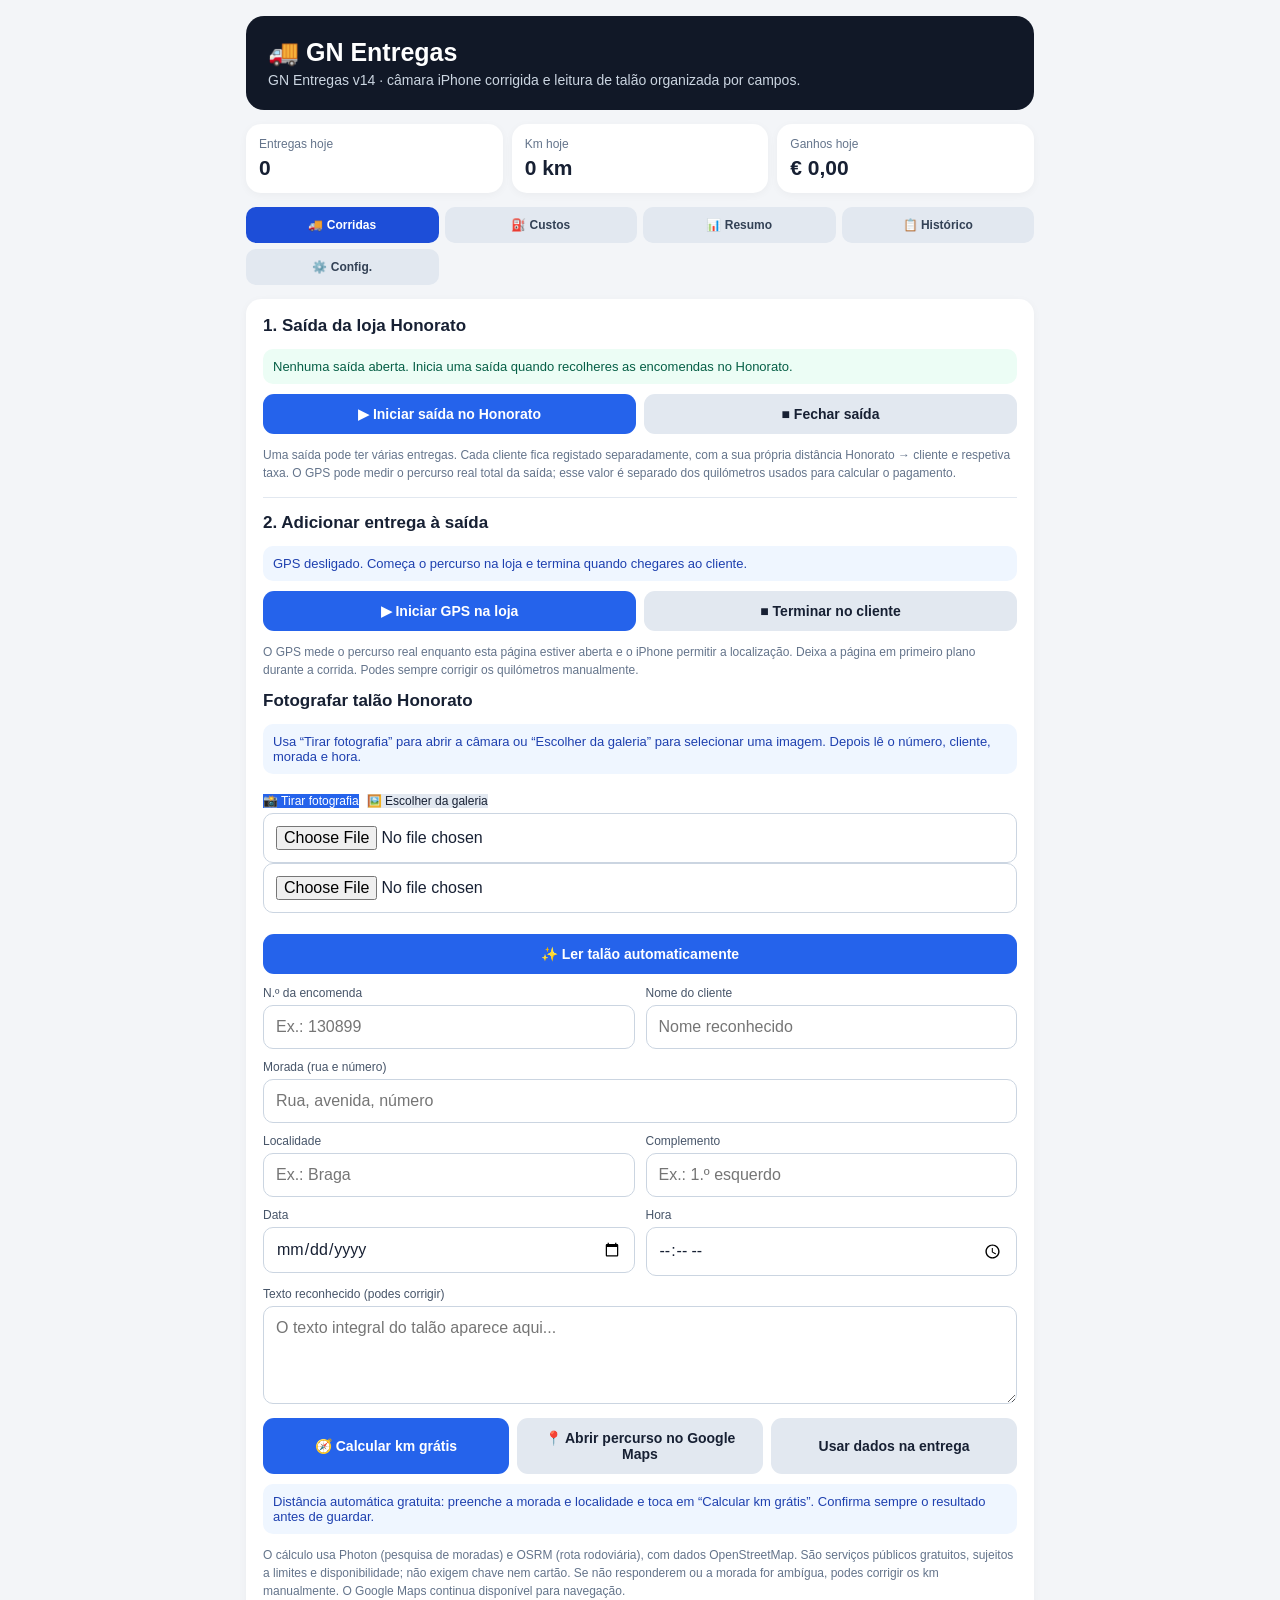
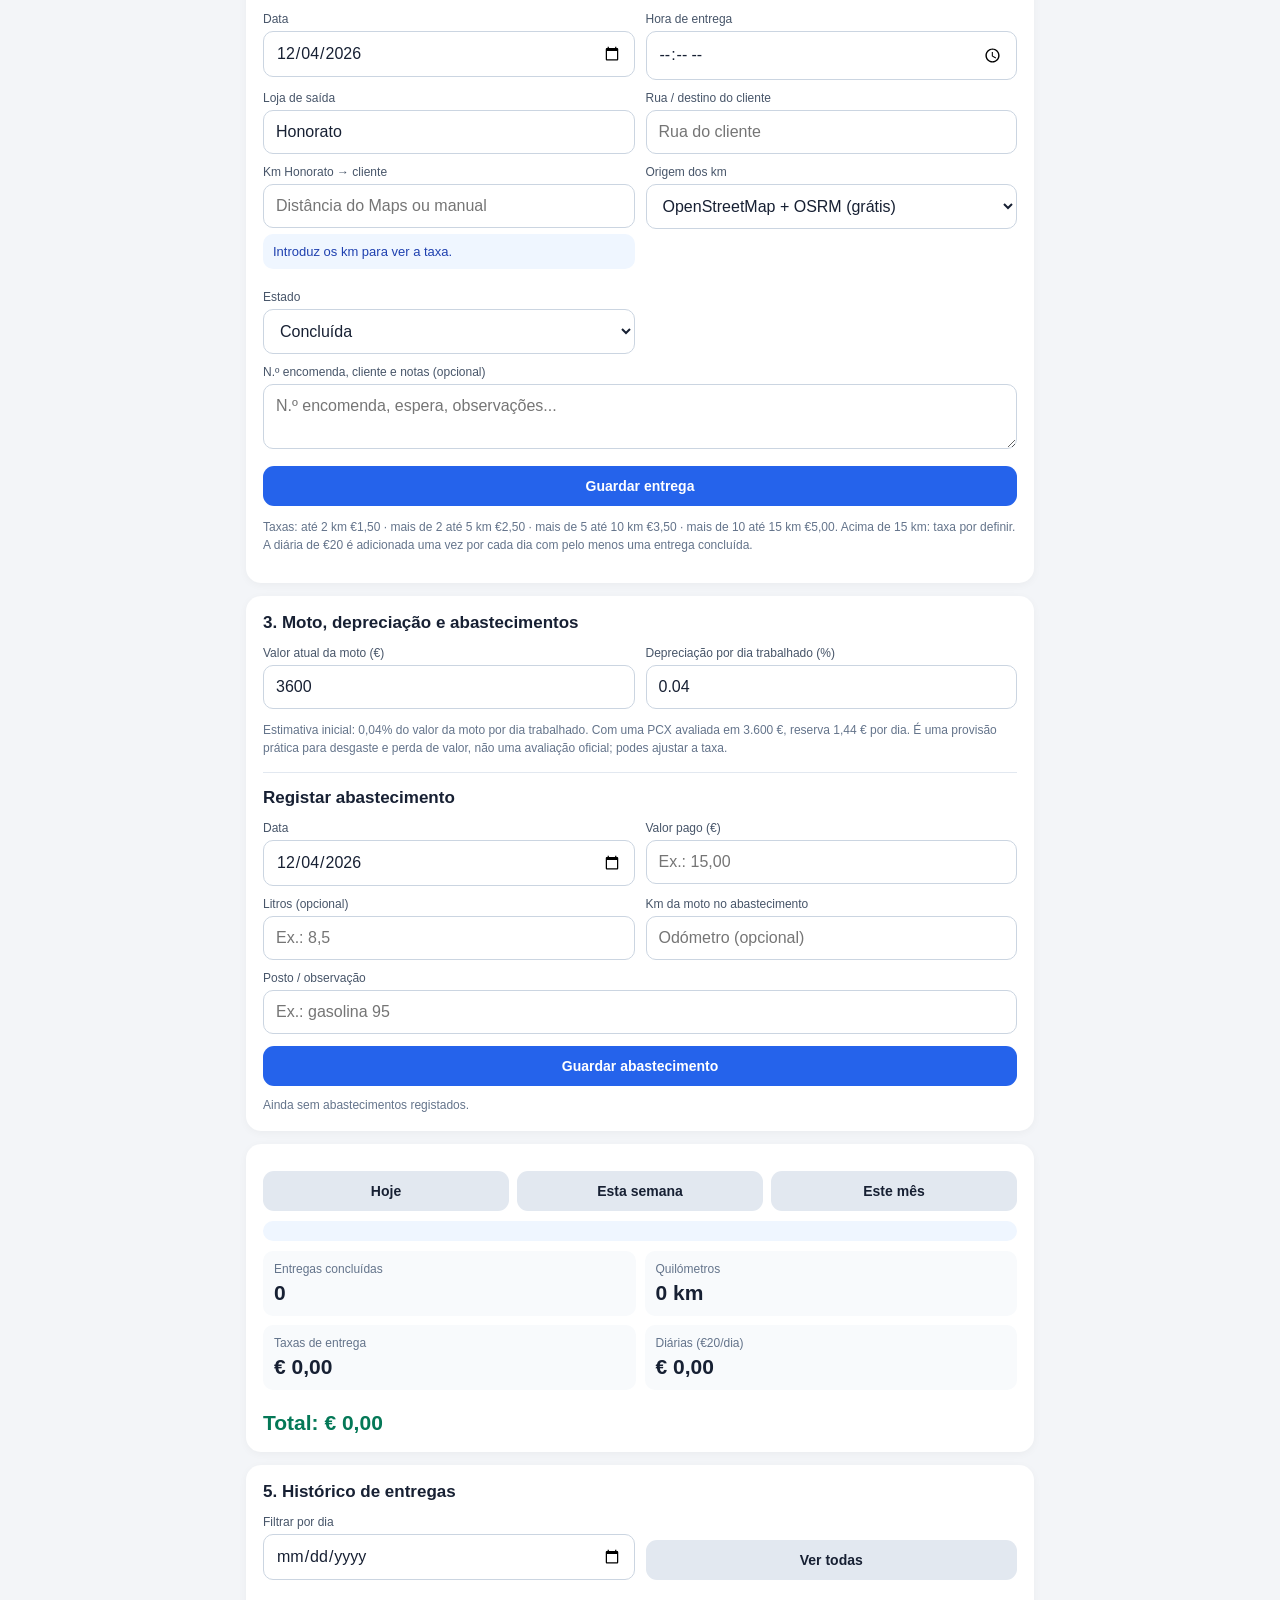
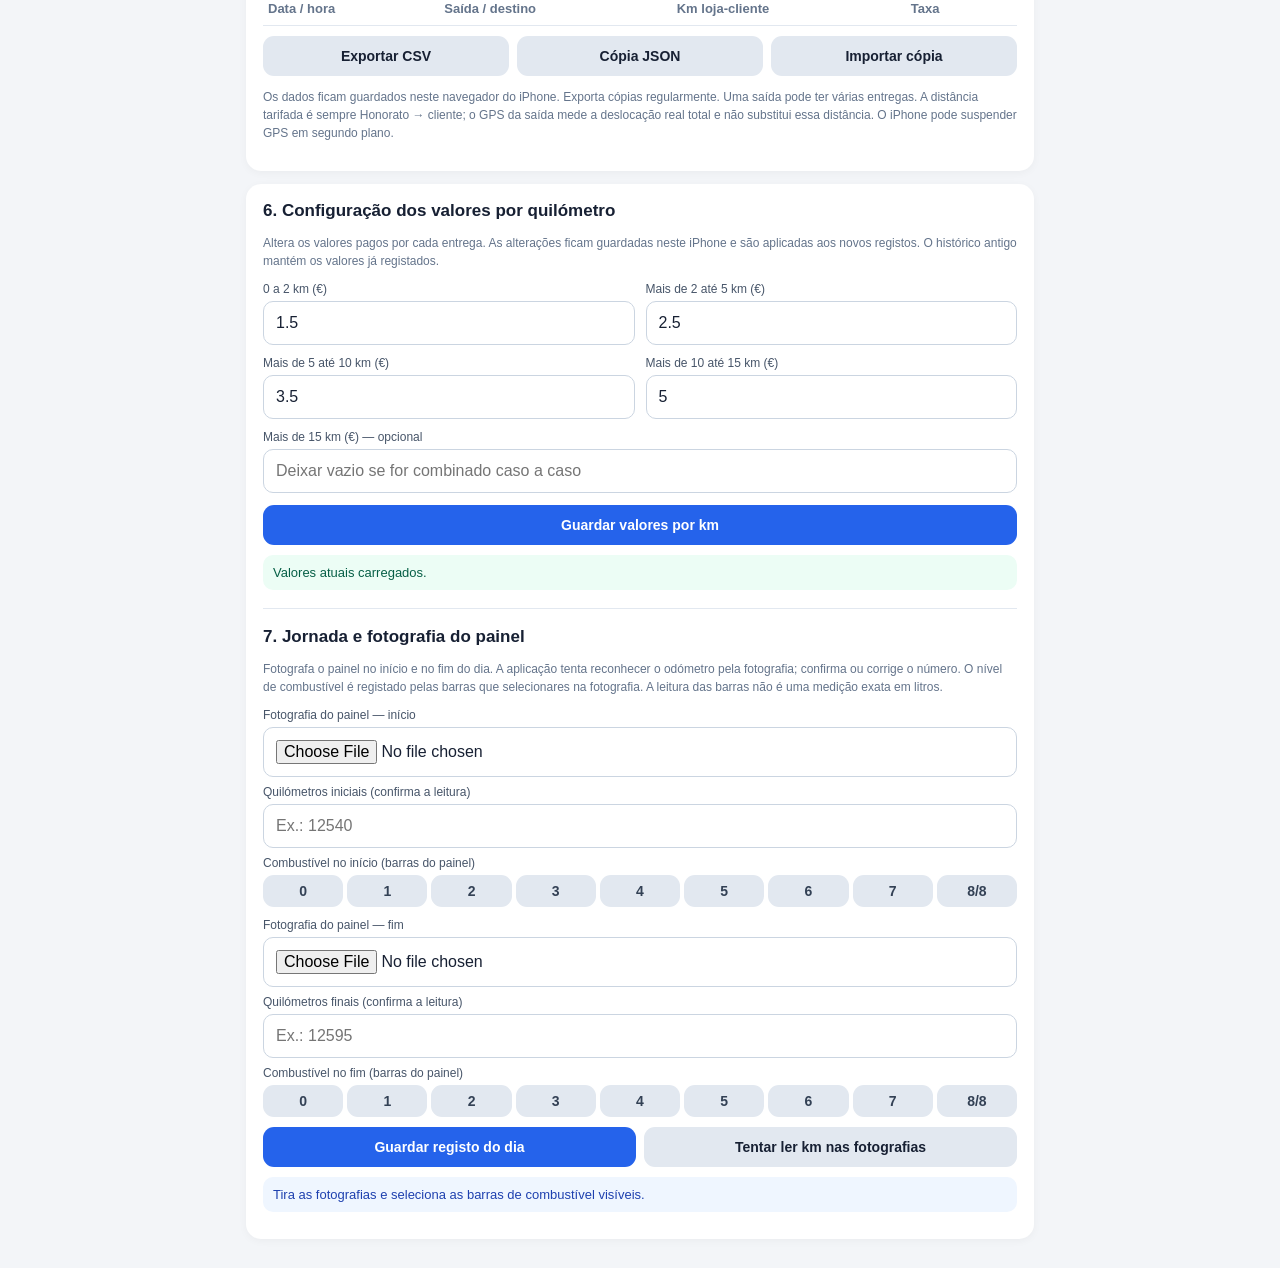
<file: gn_entregas_v14.html>
<!doctype html>
<html lang="pt-PT">
<head>
<meta charset="utf-8"><meta name="viewport" content="width=device-width,initial-scale=1">
<meta name="theme-color" content="#111827"><title>GN Entregas</title>
<style>
:root{font-family:-apple-system,BlinkMacSystemFont,"Segoe UI",sans-serif;color:#172033;background:#f3f5f8}
*{box-sizing:border-box}body{margin:0;padding:16px;max-width:820px;margin:auto}
header{background:#111827;color:white;padding:22px;border-radius:18px;margin-bottom:14px}
h1{font-size:25px;margin:0 0 5px}header p{margin:0;color:#cbd5e1;font-size:14px}
.cards{display:grid;grid-template-columns:repeat(3,1fr);gap:9px;margin:13px 0}
.card,section{background:white;border-radius:15px;box-shadow:0 2px 8px #0000000a}
.card{padding:13px}.k{font-size:12px;color:#64748b}.v{font-size:21px;font-weight:750;margin-top:5px}
section{padding:17px;margin:13px 0}h2{font-size:17px;margin:0 0 13px}
.grid{display:grid;grid-template-columns:1fr 1fr;gap:11px}
label{display:block;font-size:12px;color:#475569;margin:0 0 5px}
input,select,textarea{width:100%;padding:12px;border:1px solid #cbd5e1;border-radius:10px;font:inherit;background:white;color:#172033}
textarea{min-height:65px;resize:vertical}.full{grid-column:1/-1}
button{border:0;border-radius:11px;padding:12px 14px;font-weight:700;font-size:14px;cursor:pointer}
.primary{background:#2563eb;color:white}.secondary{background:#e2e8f0;color:#172033}.danger{background:#fee2e2;color:#991b1b}
.actions{display:flex;gap:8px;flex-wrap:wrap;margin-top:10px}.actions button{flex:1}
.note{font-size:12px;color:#64748b;line-height:1.5}.status{padding:10px;border-radius:10px;background:#eff6ff;color:#1e40af;font-size:13px;margin:10px 0}
.good{background:#ecfdf5;color:#065f46}.warn{background:#fff7ed;color:#9a3412}
table{width:100%;border-collapse:collapse;font-size:13px}th,td{text-align:left;padding:9px 5px;border-bottom:1px solid #e2e8f0}th{color:#64748b;font-weight:600}
.money{font-weight:800;color:#047857}.stats{display:grid;grid-template-columns:1fr 1fr;gap:9px}.stat{background:#f8fafc;border-radius:10px;padding:11px}
.hidden{display:none!important}
@media(max-width:520px){.cards{grid-template-columns:1fr 1fr}.grid{grid-template-columns:1fr}.full{grid-column:auto}table{font-size:12px}th,td{padding:7px 3px}}

.tabs{display:grid;grid-template-columns:repeat(4,1fr);gap:6px;margin:14px 0}
.tab{background:#e2e8f0;color:#334155;padding:11px 4px;font-size:12px;border-radius:10px}
.tab.active{background:#1d4ed8;color:white}.page-hidden{display:none!important}
.photo-preview{width:100%;max-height:220px;object-fit:contain;border-radius:10px;background:#f1f5f9;margin-top:8px}\n.file-action{display:inline-flex;align-items:center;justify-content:center;min-height:48px;padding:12px 16px;border-radius:12px;font-weight:700;cursor:pointer;text-align:center;flex:1}\n.native-file-picker{position:absolute!important;width:1px!important;height:1px!important;opacity:0!important;overflow:hidden!important;pointer-events:none!important}.fuel-level{display:grid;grid-template-columns:repeat(9,1fr);gap:4px}.fuel-level button{padding:8px 2px;background:#e2e8f0;color:#334155}.fuel-level button.selected{background:#2563eb;color:#fff}.small{font-size:11px;color:#64748b}
@media(max-width:440px){.tab{font-size:11px;padding:10px 2px}}
</style></head>
<body>
<header><h1>🚚 GN Entregas</h1><p>GN Entregas v14 · câmara iPhone corrigida e leitura de talão organizada por campos.</p></header>
<div class="cards">
 <div class="card"><div class="k">Entregas hoje</div><div class="v" id="todayCount">0</div></div>
 <div class="card"><div class="k">Km hoje</div><div class="v" id="todayKm">0 km</div></div>
 <div class="card"><div class="k">Ganhos hoje</div><div class="v" id="todayTotal">€ 0,00</div></div>
</div>
<nav class="tabs" aria-label="Navegação principal">
<button class="tab active" data-page="page-runs">🚚 Corridas</button>
<button class="tab" data-page="page-costs">⛽ Custos</button>
<button class="tab" data-page="page-summary">📊 Resumo</button>
<button class="tab" data-page="page-history">📋 Histórico</button>
<button class="tab" data-page="page-settings">⚙️ Config.</button>
</nav>
<section id='page-runs'>
<h2>1. Saída da loja Honorato</h2>
<div class="status good" id="routeStatus">Nenhuma saída aberta. Inicia uma saída quando recolheres as encomendas no Honorato.</div>
<div class="actions">
 <button class="primary" id="openRoute">▶ Iniciar saída no Honorato</button>
 <button class="secondary" id="closeRoute" disabled>■ Fechar saída</button>
</div>
<p class="note">Uma saída pode ter várias entregas. Cada cliente fica registado separadamente, com a sua própria distância Honorato → cliente e respetiva taxa. O GPS pode medir o percurso real total da saída; esse valor é separado dos quilómetros usados para calcular o pagamento.</p>
<hr style="border:0;border-top:1px solid #e2e8f0;margin:15px 0">
<h2>2. Adicionar entrega à saída</h2>
<div class="status" id="gpsStatus">GPS desligado. Começa o percurso na loja e termina quando chegares ao cliente.</div>
<div class="actions">
 <button class="primary" id="startGps">▶ Iniciar GPS na loja</button>
 <button class="secondary" id="stopGps" disabled>■ Terminar no cliente</button>
</div>
<p class="note">O GPS mede o percurso real enquanto esta página estiver aberta e o iPhone permitir a localização. Deixa a página em primeiro plano durante a corrida. Podes sempre corrigir os quilómetros manualmente.</p>
<h2>Fotografar talão Honorato</h2>
<div class="status" id="receiptStatus">Usa “Tirar fotografia” para abrir a câmara ou “Escolher da galeria” para selecionar uma imagem. Depois lê o número, cliente, morada e hora.</div>
<div class="grid">
 <div class="full">
 <div class="actions">
  <label class="primary file-action" for="receiptCamera">📸 Tirar fotografia</label>
  <label class="secondary file-action" for="receiptLibrary">🖼️ Escolher da galeria</label>
 </div>
 <input id="receiptCamera" type="file" accept="image/*" capture="environment" class="native-file-picker">
 <input id="receiptLibrary" type="file" accept="image/*" class="native-file-picker">
</div>
 <div class="full"><img id="receiptPreview" class="hidden" alt="Pré-visualização do talão" style="width:100%;max-height:230px;object-fit:contain;border-radius:12px"></div>
</div>
<div class="actions"><button class="primary" type="button" id="readReceipt">✨ Ler talão automaticamente</button></div>
<div class="grid" style="margin-top:12px">
 <div><label for="orderNo">N.º da encomenda</label><input id="orderNo" placeholder="Ex.: 130899"></div>
 <div><label for="clientName">Nome do cliente</label><input id="clientName" placeholder="Nome reconhecido"></div>
 <div class="full"><label for="customerAddress">Morada (rua e número)</label><input id="customerAddress" placeholder="Rua, avenida, número"></div>
 <div><label for="customerCity">Localidade</label><input id="customerCity" placeholder="Ex.: Braga"></div>
 <div><label for="customerExtra">Complemento</label><input id="customerExtra" placeholder="Ex.: 1.º esquerdo"></div>
 <div><label for="receiptDate">Data</label><input id="receiptDate" type="date"></div>
 <div><label for="receiptTime">Hora</label><input id="receiptTime" type="time"></div>
 <div class="full"><label for="ocrRaw">Texto reconhecido (podes corrigir)</label><textarea id="ocrRaw" rows="4" placeholder="O texto integral do talão aparece aqui..."></textarea></div>
</div>
<div class="actions">
 <button class="primary" type="button" id="freeDistance">🧭 Calcular km grátis</button>
 <button class="secondary" type="button" id="mapsRoute">📍 Abrir percurso no Google Maps</button>
 <button class="secondary" type="button" id="useReceipt">Usar dados na entrega</button>
</div>
<div class="status" id="distanceStatus">Distância automática gratuita: preenche a morada e localidade e toca em “Calcular km grátis”. Confirma sempre o resultado antes de guardar.</div>
<p class="note">O cálculo usa Photon (pesquisa de moradas) e OSRM (rota rodoviária), com dados OpenStreetMap. São serviços públicos gratuitos, sujeitos a limites e disponibilidade; não exigem chave nem cartão. Se não responderem ou a morada for ambígua, podes corrigir os km manualmente. O Google Maps continua disponível para navegação.</p>
<form id="form">
<div class="grid">
 <div><label for="date">Data</label><input id="date" type="date" required></div>
 <div><label for="time">Hora de entrega</label><input id="time" type="time" required></div>
 <div><label for="from">Loja de saída</label><input id="from" value="Honorato" readonly></div>
 <div><label for="to">Rua / destino do cliente</label><input id="to" placeholder="Rua do cliente" required></div>
 <div><label for="km">Km Honorato → cliente</label><input id="km" type="number" min="0" max="300" step="0.1" placeholder="Distância do Maps ou manual" required><div id="feePreview" class="status" style="margin-top:6px">Introduz os km para ver a taxa.</div></div>
 <div><label for="method">Origem dos km</label><select id="method"><option>OpenStreetMap + OSRM (grátis)</option><option>GPS</option><option>Manual / Google Maps</option></select></div>
 <div><label for="status">Estado</label><select id="status"><option>Concluída</option><option>Cancelada</option></select></div>
 <div class="full"><label for="notes">N.º encomenda, cliente e notas (opcional)</label><textarea id="notes" placeholder="N.º encomenda, espera, observações..."></textarea></div>
</div>
<button class="primary" style="width:100%;margin-top:13px" type="submit">Guardar entrega</button>
</form>
<p class="note">Taxas: até 2 km €1,50 · mais de 2 até 5 km €2,50 · mais de 5 até 10 km €3,50 · mais de 10 até 15 km €5,00. Acima de 15 km: taxa por definir. A diária de €20 é adicionada uma vez por cada dia com pelo menos uma entrega concluída.</p>
</section>
<section id='page-costs'>
<h2>3. Moto, depreciação e abastecimentos</h2>
<div class="grid">
 <div><label for="bikeValue">Valor atual da moto (€)</label><input id="bikeValue" type="number" min="0" step="0.01" value="3600"></div>
 <div><label for="depreciationRate">Depreciação por dia trabalhado (%)</label><input id="depreciationRate" type="number" min="0" max="1" step="0.01" value="0.04"></div>
</div>
<p class="note">Estimativa inicial: 0,04% do valor da moto por dia trabalhado. Com uma PCX avaliada em 3.600 €, reserva 1,44 € por dia. É uma provisão prática para desgaste e perda de valor, não uma avaliação oficial; podes ajustar a taxa.</p>
<hr style="border:0;border-top:1px solid #e2e8f0;margin:15px 0">
<h2>Registar abastecimento</h2>
<div class="grid">
 <div><label for="fuelDate">Data</label><input id="fuelDate" type="date"></div>
 <div><label for="fuelCost">Valor pago (€)</label><input id="fuelCost" type="number" min="0" step="0.01" placeholder="Ex.: 15,00"></div>
 <div><label for="fuelLitres">Litros (opcional)</label><input id="fuelLitres" type="number" min="0" step="0.01" placeholder="Ex.: 8,5"></div>
 <div><label for="fuelOdo">Km da moto no abastecimento</label><input id="fuelOdo" type="number" min="0" step="1" placeholder="Odómetro (opcional)"></div>
 <div class="full"><label for="fuelNote">Posto / observação</label><input id="fuelNote" placeholder="Ex.: gasolina 95"></div>
</div>
<button class="primary" id="saveFuel" style="width:100%;margin-top:12px">Guardar abastecimento</button>
<div id="fuelHistory" class="note" style="margin-top:10px"></div>
</section>
<section id='page-summary'>
<div class="actions">
 <button class="secondary" data-period="day">Hoje</button>
 <button class="secondary" data-period="week">Esta semana</button>
 <button class="secondary" data-period="month">Este mês</button>
</div>
<div class="status" id="periodLabel"></div>
<div class="stats">
 <div class="stat"><div class="k">Entregas concluídas</div><div class="v" id="pCount">0</div></div>
 <div class="stat"><div class="k">Quilómetros</div><div class="v" id="pKm">0 km</div></div>
 <div class="stat"><div class="k">Taxas de entrega</div><div class="v" id="pFees">€ 0,00</div></div>
 <div class="stat"><div class="k">Diárias (€20/dia)</div><div class="v" id="pDaily">€ 0,00</div></div>
</div>
<p class="money" id="pTotal" style="font-size:21px;margin-bottom:0">Total: € 0,00</p>
</section>
<section id='page-history'>
<h2>5. Histórico de entregas</h2>
<div class="grid"><div><label for="filterDate">Filtrar por dia</label><input id="filterDate" type="date"></div><div style="display:flex;align-items:end"><button class="secondary" id="clearFilter" style="width:100%">Ver todas</button></div></div>
<div style="overflow-x:auto;margin-top:12px"><table><thead><tr><th>Data / hora</th><th>Saída / destino</th><th>Km loja-cliente</th><th>Taxa</th><th></th></tr></thead><tbody id="rows"></tbody></table></div>
<div class="actions"><button class="secondary" id="csv">Exportar CSV</button><button class="secondary" id="backup">Cópia JSON</button><button class="secondary" id="importBtn">Importar cópia</button><input id="importFile" type="file" accept="application/json" hidden></div>
<p class="note">Os dados ficam guardados neste navegador do iPhone. Exporta cópias regularmente. Uma saída pode ter várias entregas. A distância tarifada é sempre Honorato → cliente; o GPS da saída mede a deslocação real total e não substitui essa distância. O iPhone pode suspender GPS em segundo plano.</p>
</section>
<section id='page-settings'>
<h2>6. Configuração dos valores por quilómetro</h2>
<p class="note">Altera os valores pagos por cada entrega. As alterações ficam guardadas neste iPhone e são aplicadas aos novos registos. O histórico antigo mantém os valores já registados.</p>
<div class="grid">
 <div><label for="feeBand1">0 a 2 km (€)</label><input id="feeBand1" type="number" min="0" step="0.01"></div>
 <div><label for="feeBand2">Mais de 2 até 5 km (€)</label><input id="feeBand2" type="number" min="0" step="0.01"></div>
 <div><label for="feeBand3">Mais de 5 até 10 km (€)</label><input id="feeBand3" type="number" min="0" step="0.01"></div>
 <div><label for="feeBand4">Mais de 10 até 15 km (€)</label><input id="feeBand4" type="number" min="0" step="0.01"></div>
 <div class="full"><label for="feeOver15">Mais de 15 km (€) — opcional</label><input id="feeOver15" type="number" min="0" step="0.01" placeholder="Deixar vazio se for combinado caso a caso"></div>
</div>
<button class="primary" id="saveFees" style="width:100%;margin-top:12px">Guardar valores por km</button>
<div id="feeStatus" class="status good">Valores atuais carregados.</div>
<hr style="border:0;border-top:1px solid #e2e8f0;margin:18px 0">
<h2>7. Jornada e fotografia do painel</h2>
<p class="note">Fotografa o painel no início e no fim do dia. A aplicação tenta reconhecer o odómetro pela fotografia; confirma ou corrige o número. O nível de combustível é registado pelas barras que selecionares na fotografia. A leitura das barras não é uma medição exata em litros.</p>
<div class="grid">
 <div class="full">
  <label for="dashStartPhoto">Fotografia do painel — início</label>
  <input id="dashStartPhoto" type="file" accept="image/*" capture="environment">
  <img id="dashStartPreview" class="photo-preview hidden" alt="Painel no início">
  <label for="dashStartKm" style="margin-top:8px">Quilómetros iniciais (confirma a leitura)</label>
  <input id="dashStartKm" type="number" min="0" step="0.1" placeholder="Ex.: 12540">
  <label style="margin-top:8px">Combustível no início (barras do painel)</label>
  <div id="dashStartFuel" class="fuel-level"></div>
 </div>
 <div class="full">
  <label for="dashEndPhoto">Fotografia do painel — fim</label>
  <input id="dashEndPhoto" type="file" accept="image/*" capture="environment">
  <img id="dashEndPreview" class="photo-preview hidden" alt="Painel no fim">
  <label for="dashEndKm" style="margin-top:8px">Quilómetros finais (confirma a leitura)</label>
  <input id="dashEndKm" type="number" min="0" step="0.1" placeholder="Ex.: 12595">
  <label style="margin-top:8px">Combustível no fim (barras do painel)</label>
  <div id="dashEndFuel" class="fuel-level"></div>
 </div>
</div>
<div class="actions">
 <button class="primary" id="saveDashboardDay">Guardar registo do dia</button>
 <button class="secondary" id="readDashOdo">Tentar ler km nas fotografias</button>
</div>
<div id="dashStatus" class="status">Tira as fotografias e seleciona as barras de combustível visíveis.</div>
<div id="dashHistory" class="note"></div>
</section>
<script>
const $=id=>document.getElementById(id), today=()=>{const d=new Date();return [d.getFullYear(),String(d.getMonth()+1).padStart(2,'0'),String(d.getDate()).padStart(2,'0')].join('-')};
const euro=n=>n.toLocaleString('pt-PT',{style:'currency',currency:'EUR'});
$('date').value=today();
let records=[];try{records=JSON.parse(localStorage.getItem('entregas_v1')||'[]')}catch(e){}
let period='day',watchId=null,track=[],lastPoint=null,gpsKm=0,activeRoute=null,fuelRecords=[];
try{fuelRecords=JSON.parse(localStorage.getItem('fuel_v1')||'[]')}catch(e){}
$('fuelDate').value=today();
$('bikeValue').value=localStorage.getItem('bike_value_v1')||'3600';
$('depreciationRate').value=localStorage.getItem('depreciation_rate_v1')||'0.04';
let feeBands={b1:1.5,b2:2.5,b3:3.5,b4:5,over15:null};
try{const savedFees=JSON.parse(localStorage.getItem('gn_fee_bands_v1')||'null');if(savedFees)feeBands={...feeBands,...savedFees}}catch(e){}
function fee(k){if(!Number.isFinite(k)||k<0)return null;if(k<=2)return Number(feeBands.b1);if(k<=5)return Number(feeBands.b2);if(k<=10)return Number(feeBands.b3);if(k<=15)return Number(feeBands.b4);return feeBands.over15===''||feeBands.over15===null||feeBands.over15===undefined?null:Number(feeBands.over15)}
function hav(a,b){const R=6371,rad=x=>x*Math.PI/180,d1=rad(b.lat-a.lat),d2=rad(b.lon-a.lon),q=Math.sin(d1/2)**2+Math.cos(rad(a.lat))*Math.cos(rad(b.lat))*Math.sin(d2/2)**2;return 2*R*Math.asin(Math.sqrt(q))}
function persist(){localStorage.setItem('entregas_v1',JSON.stringify(records));render()}
function done(){return records.filter(r=>r.status==='Concluída')}
function getPeriodDates(){const n=new Date(),d=new Date(n.getFullYear(),n.getMonth(),n.getDate());if(period==='day')return [today(),today()];if(period==='month')return [new Date(n.getFullYear(),n.getMonth(),1).toLocaleDateString('en-CA'),today()];const wd=(d.getDay()+6)%7,s=new Date(d);s.setDate(d.getDate()-wd);return [s.toLocaleDateString('en-CA'),today()]}
function within(date,a,b){return date>=a&&date<=b}
function esc(s){return String(s||'').replace(/[&<>"']/g,c=>({'&':'&amp;','<':'&lt;','>':'&gt;','"':'&quot;',"'":'&#39;'}[c]))}
function render(){
 const t=done().filter(r=>r.date===today()),tk=t.reduce((s,r)=>s+r.km,0),tf=t.reduce((s,r)=>s+(r.fee??0),0);
 $('todayCount').textContent=t.length;$('todayKm').textContent=tk.toLocaleString('pt-PT',{maximumFractionDigits:1})+' km';$('todayTotal').textContent=euro(tf+(t.length?20:0));
 const [a,b]=getPeriodDates(),rs=done().filter(r=>within(r.date,a,b)),km=rs.reduce((s,r)=>s+r.km,0),fees=rs.reduce((s,r)=>s+(r.fee??0),0),days=new Set(rs.map(r=>r.date)).size,daily=days*20,bike=Number(localStorage.getItem('bike_value_v1')||0),rate=Number(localStorage.getItem('depreciation_rate_v1')||0.04),depreciation=days*bike*(rate/100),fuel=fuelRecords.filter(x=>within(x.date,a,b)).reduce((s,x)=>s+x.cost,0);
 $('periodLabel').textContent=period==='day'?'Hoje':period==='week'?'Esta semana (segunda a hoje)':'Este mês (dia 1 a hoje)';
 $('pCount').textContent=rs.length;$('pKm').textContent=km.toLocaleString('pt-PT',{maximumFractionDigits:1})+' km';$('pFees').textContent=euro(fees);$('pDaily').textContent=euro(daily);
 $('pTotal').textContent='Total bruto: '+euro(fees+daily)+' · após combustível e depreciação: '+euro(fees+daily-fuel-depreciation);
 document.getElementById('pBreakdown')?.remove();
 $('pTotal').insertAdjacentHTML('afterend',`<p id="pBreakdown" class="note">Combustível: ${euro(fuel)} · Depreciação (${rate.toLocaleString('pt-PT')}%/dia): ${euro(depreciation)} · Dias trabalhados: ${days}</p>`);
 const f=$('filterDate').value,view=records.filter(r=>!f||r.date===f).slice().sort((x,y)=>(y.date+y.time).localeCompare(x.date+x.time));
 $('rows').innerHTML=view.map(r=>`<tr><td>${r.date.split('-').reverse().join('/')}<br>${esc(r.time)}</td><td><b>${esc(r.routeId||'—')}</b><br>${esc(r.to)}<br><span class="note">Honorato · ${esc(r.status)}</span></td><td>${Number(r.km).toLocaleString('pt-PT')}</td><td>${r.fee===null?'Por definir':euro(r.fee)}</td><td><button class="danger" onclick="del('${r.id}')">×</button></td></tr>`).join('')||'<tr><td colspan="5" style="text-align:center;padding:18px;color:#64748b">Sem entregas neste filtro.</td></tr>';
}
window.del=id=>{if(confirm('Apagar esta entrega?')){records=records.filter(r=>r.id!==id);persist()}};
function status(msg,cls=''){ $('gpsStatus').className='status '+cls;$('gpsStatus').textContent=msg}
function openRoute(){
 if(activeRoute){alert('Já existe uma saída aberta.');return}
 const raw=prompt('KM DA MOTO NO INÍCIO da saída (odómetro):');
 if(raw===null)return;
 const start=Number(raw.replace(',','.'));
 if(!Number.isFinite(start)||start<0){alert('Introduz um valor válido para os km iniciais.');return}
 activeRoute={id:'R'+Date.now(),started:new Date().toISOString(),odoStart:start,odoEnd:null,actualKm:0};
 $('routeStatus').textContent='Saída aberta · '+activeRoute.id+' · odómetro inicial: '+start.toLocaleString('pt-PT')+' km.';
 $('openRoute').disabled=true;$('closeRoute').disabled=false;
}
function closeRoute(){
 if(!activeRoute)return;
 const raw=prompt('KM DA MOTO NO FINAL da saída (odómetro):');
 if(raw===null)return;
 const end=Number(raw.replace(',','.'));
 if(!Number.isFinite(end)||end<activeRoute.odoStart){alert('Os km finais têm de ser iguais ou superiores aos km iniciais.');return}
 activeRoute.odoEnd=end;activeRoute.actualKm=end-activeRoute.odoStart;activeRoute.closed=new Date().toISOString();
 const rid=activeRoute.id;
 records.filter(r=>r.routeId===rid).forEach(r=>{r.routeClosed=activeRoute.closed;r.routeOdoStart=activeRoute.odoStart;r.routeOdoEnd=end;r.routeActualKm=activeRoute.actualKm});
 localStorage.setItem('entregas_v1',JSON.stringify(records));
 $('routeStatus').textContent='Saída '+rid+' fechada · '+activeRoute.odoStart.toLocaleString('pt-PT')+' → '+end.toLocaleString('pt-PT')+' km · '+activeRoute.actualKm.toLocaleString('pt-PT')+' km percorridos.';
 activeRoute=null;$('openRoute').disabled=false;$('closeRoute').disabled=true;render();
}
$('openRoute').onclick=openRoute;$('closeRoute').onclick=closeRoute;
function startGPS(){
 if(!navigator.geolocation){status('Este navegador não disponibiliza GPS. Usa os quilómetros manuais.','warn');return}
 if(watchId!==null)return;
 track=[];lastPoint=null;gpsKm=0;
 status('A obter localização na loja… aceita a permissão de localização do iPhone.');
 watchId=navigator.geolocation.watchPosition(pos=>{
  const p={lat:pos.coords.latitude,lon:pos.coords.longitude,acc:pos.coords.accuracy,time:pos.timestamp};
  if(p.acc>80)return;
  if(lastPoint){const d=hav(lastPoint,p);if(d<0.5&&d>0.003)gpsKm+=d;else if(d>=0.5){status('GPS detetou um salto de localização. Confirma os km manualmente se necessário.','warn');}}
  track.push(p);lastPoint=p;
  status('GPS da saída ativo · '+gpsKm.toFixed(2).replace('.',',')+' km registados · '+track.length+' pontos.','good');
 },err=>{status('Erro de GPS: '+err.message+'. Verifica a permissão de localização e mantém a página aberta.','warn');stopGPS(false)},{enableHighAccuracy:true,maximumAge:1000,timeout:15000});
 $('startGps').disabled=true;$('stopGps').disabled=false;
 $('time').value=new Date().toTimeString().slice(0,5);$('date').value=today();
}
function stopGPS(fill=true){
 if(watchId!==null)navigator.geolocation.clearWatch(watchId);watchId=null;
 $('startGps').disabled=false;$('stopGps').disabled=true;
 if(fill&&track.length>1){status('GPS da saída terminado · '+gpsKm.toFixed(2).replace('.',',')+' km reais. Introduz a distância Honorato → cliente indicada no Maps para calcular a taxa.','good')}
 else if(fill){status('Não foi possível obter pontos GPS suficientes. Introduz os km manualmente.','warn')}
}
$('startGps').onclick=startGPS;$('stopGps').onclick=()=>stopGPS(true);
$('form').onsubmit=e=>{e.preventDefault();const k=Number($('km').value.replace(',','.'));if(!Number.isFinite(k)||k<0||$('km').value.trim()==='')return alert('Indica quilómetros válidos.');if(!activeRoute && !confirm('Ainda não iniciaste uma saída. Queres guardar esta entrega sem associar a uma saída?'))return;
const r={id:Date.now().toString(),routeId:activeRoute?activeRoute.id:'Avulsa',routeOdoStart:activeRoute?activeRoute.odoStart:null,date:$('date').value,time:$('time').value,from:'Honorato',to:$('to').value.trim(),km:k,fee:fee(k),status:$('status').value,method:$('method').value,notes:$('notes').value.trim()};records.push(r);persist();$('to').value='';$('km').value='';$('notes').value='';$('from').value='Honorato';$('time').value=new Date().toTimeString().slice(0,5);$('date').value=today();};
document.querySelectorAll('[data-period]').forEach(b=>b.onclick=()=>{period=b.dataset.period;render()});
$('filterDate').onchange=render;$('clearFilter').onclick=()=>{$('filterDate').value='';render()};
function download(data,name,type){const a=document.createElement('a'),u=URL.createObjectURL(new Blob([data],{type}));a.href=u;a.download=name;a.click();setTimeout(()=>URL.revokeObjectURL(u),1000)}
$('csv').onclick=()=>{const head=['Data','Hora','Saída','Origem','Destino','Km Honorato-cliente','Taxa EUR','Estado','Método','Notas'];const lines=[head,...records.map(r=>[r.date,r.time,r.routeId||'',r.from,r.to,r.km,r.fee??'',r.status,r.method||'Manual',r.notes])].map(row=>row.map(v=>'"'+String(v??'').replace(/"/g,'""')+'"').join(';')).join('\n');download('\ufeff'+lines,'gilmar-entregas.csv','text/csv;charset=utf-8')};
$('backup').onclick=()=>download(JSON.stringify({deliveries:records,fuel:fuelRecords,bikeValue:localStorage.getItem('bike_value_v1')||'3600',depreciationRate:localStorage.getItem('depreciation_rate_v1')||'0.04',feeBands,dashboardDays},null,2),'backup-gilmar-entregas.json','application/json');
$('importBtn').onclick=()=>$('importFile').click();
$('importFile').onchange=async e=>{try{const d=JSON.parse(await e.target.files[0].text());if(!Array.isArray(d)&&!Array.isArray(d.deliveries))throw 0;if(confirm('Substituir o histórico atual pela cópia?')){records=Array.isArray(d)?d:d.deliveries;fuelRecords=Array.isArray(d.fuel)?d.fuel:[];if(d.bikeValue)localStorage.setItem('bike_value_v1',d.bikeValue);if(d.depreciationRate)localStorage.setItem('depreciation_rate_v1',d.depreciationRate);if(d.feeBands){feeBands=d.feeBands;localStorage.setItem('gn_fee_bands_v1',JSON.stringify(feeBands))}if(Array.isArray(d.dashboardDays)){dashboardDays=d.dashboardDays;localStorage.setItem('gn_dashboard_days_v1',JSON.stringify(dashboardDays))}localStorage.setItem('fuel_v1',JSON.stringify(fuelRecords));persist();renderFuel()}}catch(x){alert('Cópia inválida.')}e.target.value=''};
$('bikeValue').addEventListener('change',()=>{const v=Math.max(0,Number($('bikeValue').value||0));localStorage.setItem('bike_value_v1',String(v));render()});
$('depreciationRate').addEventListener('change',()=>{const v=Math.min(1,Math.max(0,Number($('depreciationRate').value||0)));$('depreciationRate').value=String(v);localStorage.setItem('depreciation_rate_v1',String(v));render()});
$('saveFuel').onclick=()=>{const cost=Number($('fuelCost').value.replace(',','.'));if(!Number.isFinite(cost)||cost<=0){alert('Indica o valor pago no abastecimento.');return}
 fuelRecords.push({date:$('fuelDate').value,cost,litres:Number($('fuelLitres').value.replace(',','.'))||null,odo:$('fuelOdo').value||'',note:$('fuelNote').value.trim()});
 localStorage.setItem('fuel_v1',JSON.stringify(fuelRecords));$('fuelCost').value='';$('fuelLitres').value='';$('fuelOdo').value='';$('fuelNote').value='';renderFuel();render()};
function renderFuel(){$('fuelHistory').innerHTML=fuelRecords.slice().reverse().map(x=>`${esc(x.date)} · ${euro(x.cost)}${x.litres?' · '+x.litres+' L':''}${x.note?' · '+esc(x.note):''}`).join('<br>')||'Ainda sem abastecimentos registados.'}
renderFuel();

// Configuração editável das taxas por quilómetro.
function loadFeeInputs(){
 $('feeBand1').value=feeBands.b1;$('feeBand2').value=feeBands.b2;$('feeBand3').value=feeBands.b3;$('feeBand4').value=feeBands.b4;$('feeOver15').value=feeBands.over15??'';
}
loadFeeInputs();
$('saveFees').onclick=()=>{
 const ids=['feeBand1','feeBand2','feeBand3','feeBand4'];
 if(ids.some(id=>$(id).value===''||!Number.isFinite(Number($(id).value))||Number($(id).value)<0)){alert('Preenche os quatro escalões com valores iguais ou superiores a zero.');return}
 const over=$('feeOver15').value.trim();
 if(over!==''&&(!Number.isFinite(Number(over))||Number(over)<0)){alert('O valor acima de 15 km deve ser um número positivo ou ficar vazio.');return}
 feeBands={b1:Number($('feeBand1').value),b2:Number($('feeBand2').value),b3:Number($('feeBand3').value),b4:Number($('feeBand4').value),over15:over===''?null:Number(over)};
 localStorage.setItem('gn_fee_bands_v1',JSON.stringify(feeBands));
 $('feeStatus').textContent='Valores guardados neste dispositivo. Aplicam-se às próximas entregas.';
 render();
};

// Registo do painel: guardar fotografias comprimidas localmente e tentar OCR do odómetro.
function makeFuelButtons(id,initial){
 const host=$(id);host.innerHTML='';
 for(let n=0;n<=8;n++){
  const b=document.createElement('button');b.type='button';b.textContent=n===0?'0':n===8?'8/8':String(n);
  b.className='fuelbar'+(initial===n?' selected':'');b.setAttribute('aria-label',n+' de 8 barras');
  b.onclick=()=>{if(id==='dashStartFuel')dashStartLevel=n;else dashEndLevel=n;[...host.children].forEach((x,i)=>x.classList.toggle('selected',i===n))};
  host.appendChild(b);
 }
}
makeFuelButtons('dashStartFuel',null);makeFuelButtons('dashEndFuel',null);
function compressImage(file){
 return new Promise((resolve,reject)=>{
  const url=URL.createObjectURL(file),img=new Image();
  img.onload=()=>{const scale=Math.min(1,1200/Math.max(img.width,img.height)),c=document.createElement('canvas');c.width=Math.round(img.width*scale);c.height=Math.round(img.height*scale);c.getContext('2d').drawImage(img,0,0,c.width,c.height);URL.revokeObjectURL(url);resolve(c.toDataURL('image/jpeg',0.72))};
  img.onerror=()=>{URL.revokeObjectURL(url);reject(new Error('Não consegui abrir a fotografia.'))};img.src=url;
 });
}
async function handleDashPhoto(which,file){
 if(!file)return;
 try{
  const data=await compressImage(file),img=$(which==='start'?'dashStartPreview':'dashEndPreview');
  img.src=data;img.classList.remove('hidden');
  if(which==='start')dashStartImage=data;else dashEndImage=data;
  $('dashStatus').textContent='Fotografia '+(which==='start'?'inicial':'final')+' guardada temporariamente. Podes tentar reconhecer os quilómetros.';
 }catch(e){$('dashStatus').textContent=e.message}
}
$('dashStartPhoto').onchange=e=>handleDashPhoto('start',e.target.files[0]);
$('dashEndPhoto').onchange=e=>handleDashPhoto('end',e.target.files[0]);
async function readOdometer(data){
 if(!data)throw new Error('Tira primeiro a fotografia do painel.');
 if(!window.Tesseract){
  await new Promise((resolve,reject)=>{
   const sc=document.createElement('script');sc.src='https://cdn.jsdelivr.net/npm/tesseract.js@5/dist/tesseract.min.js';sc.onload=resolve;sc.onerror=()=>reject(new Error('Não foi possível carregar o leitor OCR. Verifica a internet.'));document.head.appendChild(sc);
  });
 }
 const result=await Tesseract.recognize(data,'eng');
 const raw=result.data.text||'';
 const candidates=(raw.match(/\b\d{3,7}(?:[.,]\d)?\b/g)||[]).map(x=>Number(x.replace(',','.'))).filter(x=>x>0);
 if(!candidates.length)throw new Error('Não consegui identificar o odómetro. Introduz os km manualmente.');
 return candidates.sort((a,b)=>b-a)[0];
}
$('readDashOdo').onclick=async()=>{
 const btn=$('readDashOdo');btn.disabled=true;$('dashStatus').textContent='A analisar as fotografias. Pode demorar um pouco…';
 try{
  if(dashStartImage){const v=await readOdometer(dashStartImage);$('dashStartKm').value=v}
  if(dashEndImage){const v=await readOdometer(dashEndImage);$('dashEndKm').value=v}
  $('dashStatus').textContent='Leitura OCR concluída. Confirma os números: reflexos, ângulo e outros dígitos podem causar erros.';
 }catch(e){$('dashStatus').textContent=e.message}
 finally{btn.disabled=false}
};
$('saveDashboardDay').onclick=()=>{
 const start=Number($('dashStartKm').value),end=Number($('dashEndKm').value);
 if(!Number.isFinite(start)||!Number.isFinite(end)||start<=0||end<start){alert('Confirma os quilómetros inicial e final. O valor final não pode ser inferior ao inicial.');return}
 if(dashStartLevel===null||dashEndLevel===null){if(!confirm('Não selecionaste as barras de combustível inicial e final. Guardar mesmo assim?'))return}
 const item={date:today(),startKm:start,endKm:end,distance:Number((end-start).toFixed(1)),startFuelBars:dashStartLevel,endFuelBars:dashEndLevel,startPhoto:dashStartImage,endPhoto:dashEndImage,createdAt:new Date().toISOString()};
 dashboardDays=dashboardDays.filter(x=>x.date!==item.date);dashboardDays.push(item);
 localStorage.setItem('gn_dashboard_days_v1',JSON.stringify(dashboardDays));
 $('dashStatus').className='status good';
 $('dashStatus').textContent='Registo guardado: '+item.distance.toLocaleString('pt-PT')+' km percorridos. Combustível: '+(dashStartLevel===null?'—':dashStartLevel+'/8')+' → '+(dashEndLevel===null?'—':dashEndLevel+'/8')+' barras.';
 renderDashboard();
};
function renderDashboard(){
 $('dashHistory').innerHTML=dashboardDays.slice().sort((a,b)=>b.date.localeCompare(a.date)).map(x=>`<div style="padding:8px 0;border-bottom:1px solid #e2e8f0"><b>${esc(x.date)}</b> · ${x.distance.toLocaleString('pt-PT')} km · Combustível ${x.startFuelBars??'—'}/8 → ${x.endFuelBars??'—'}/8 barras</div>`).join('')||'Ainda não existem registos diários do painel.';
}
renderDashboard();

document.querySelectorAll('.tab').forEach(btn=>btn.addEventListener('click',()=>{
 document.querySelectorAll('.tab').forEach(x=>x.classList.toggle('active',x===btn));
 ['page-runs','page-costs','page-summary','page-history','page-settings'].forEach(id=>$(id).classList.toggle('page-hidden',id!==btn.dataset.page));
}));
['page-costs','page-summary','page-history','page-settings'].forEach(id=>$(id).classList.add('page-hidden'));
let receiptFile=null;
async function acceptReceiptFile(file){
 if(!file)return;
 if(!file.type || !file.type.startsWith('image/')){$('receiptStatus').textContent='Este ficheiro não parece ser uma imagem. Escolhe uma fotografia JPG, PNG ou HEIC.';return}
 const oldUrl=$('receiptPreview').dataset.url;
 if(oldUrl)URL.revokeObjectURL(oldUrl);
 const url=URL.createObjectURL(file);
 $('receiptPreview').src=url;$('receiptPreview').dataset.url=url;
 $('receiptPreview').classList.remove('hidden');
 $('receiptStatus').textContent='A preparar fotografia…';
 try{
  // Re-encode through canvas: improves compatibility with iPhone HEIC and image orientation.
  const img=new Image();
  await new Promise((resolve,reject)=>{img.onload=resolve;img.onerror=()=>reject(new Error('Não consegui abrir esta fotografia. Tenta escolher uma imagem JPG.'));img.src=url});
  const scale=Math.min(1,2200/Math.max(img.naturalWidth,img.naturalHeight));
  const canvas=document.createElement('canvas');
  canvas.width=Math.round(img.naturalWidth*scale);canvas.height=Math.round(img.naturalHeight*scale);
  const ctx=canvas.getContext('2d',{willReadFrequently:true});
  ctx.drawImage(img,0,0,canvas.width,canvas.height);
  receiptFile=await new Promise(resolve=>canvas.toBlob(resolve,'image/jpeg',0.92));
  if(!receiptFile)throw new Error('Não foi possível preparar a imagem para leitura.');
  $('receiptStatus').textContent='Fotografia pronta. Agora toca em “Ler talão automaticamente”.';
 }catch(err){
  receiptFile=file;
  $('receiptStatus').textContent='Fotografia carregada. A leitura vai tentar usar o ficheiro original: '+err.message;
 }
}
$('receiptCamera').addEventListener('change',e=>{acceptReceiptFile(e.target.files&&e.target.files[0]);e.target.value=''});
$('receiptLibrary').addEventListener('change',e=>{acceptReceiptFile(e.target.files&&e.target.files[0]);e.target.value=''});
function setReceiptDate(dateText,timeText){
 const m=dateText.match(/(\d{2})\/(\d{2})\/(\d{4})/);
 if(m)$('receiptDate').value=m[3]+'-'+m[2]+'-'+m[1];
 const t=timeText.match(/(\d{2}):(\d{2})/);
 if(t)$('receiptTime').value=t[1]+':'+t[2];
}
function parseHonoratoReceipt(text){
 const raw=String(text||'').replace(/\r/g,'');
 const lines=raw.split('\n').map(x=>x.replace(/[|¦]/g,' ').replace(/\s+/g,' ').trim()).filter(Boolean);
 const norm=x=>x.normalize('NFD').replace(/[\u0300-\u036f]/g,'').toLowerCase();
 const findLine=(patterns)=>{
  const re=new RegExp(patterns,'i');
  return lines.findIndex(x=>re.test(norm(x)));
 };
 const valueAfter=(line,labels)=>{
  const n=norm(line);
  for(const label of labels){
   const at=n.indexOf(label);
   if(at>=0){const colon=line.indexOf(':');if(colon>=0)return line.slice(colon+1).trim();return line.slice(at+label.length).replace(/^[\s:#-]+/,'').trim();}
  }
  return '';
 };
 const assign=(id,v)=>{if(v && $(id))$(id).value=v};
 // Order number: support DELIVERY #123, Nº encomenda, Pedido, Order.
 let m=raw.match(/(?:delivery|encomenda|pedido|order)\s*(?:n[.º°o]*\s*)?#?\s*[:#-]?\s*(\d{4,})/i);
 if(m)assign('orderNo',m[1]);
 // Customer name: exact labeled line only.
 let idx=findLine('(?:nome(?:\\s+do\\s+cliente)?|cliente|customer\\s*name)\\s*[:#-]');
 if(idx>=0)assign('clientName',valueAfter(lines[idx],['nome do cliente','nome','cliente','customer name']));
 // Address: support Endereço, Morada, Rua, Address. Keep next continuation lines but stop at other fields.
 idx=findLine('(?:endereco|morada|address|rua)\\s*[:#-]');
 let address='';
 if(idx>=0){
  address=valueAfter(lines[idx],['endereco','morada','address','rua']);
  const stop=/^(?:complemento|andar|tipo|data|hora|telefone|telemovel|codigo postal|cod\\. postal|cp|localidade|cidade|cliente|nome|nif|pedido|delivery)\\s*[:#-]?/i;
  for(let j=idx+1;j<Math.min(lines.length,idx+4);j++){
   if(stop.test(norm(lines[j])))break;
   if(/\d{4}-\d{3}/.test(lines[j]))break;
   if(lines[j].length>2)address+=' '+lines[j];
  }
  address=address.replace(/\s+/g,' ').replace(/[;,.\s]+$/,'');
  // Remove postal code accidentally captured at end of address.
  address=address.replace(/[, ]+\d{4}-\d{3}(?:\s+[A-ZÀ-ÿ-]+)?$/i,'').trim();
  assign('customerAddress',address);
 }
 // Postal code and locality should be separate, not merged into street.
 m=raw.match(/\b(\d{4}-\d{3})\s+([A-ZÀ-ÿ][A-ZÀ-ÿ -]{2,})/i);
 if(m){
  const postal=m[1],city=m[2].trim();
  assign('customerCity',city);
  if($('customerExtra') && !$('customerExtra').value)assign('customerExtra','');
  if($('customerAddress').value)$('customerAddress').value=$('customerAddress').value.replace(new RegExp('[, ]*'+postal.replace('-','\\-')+'.*$','i'),'').trim();
 }else{
  // Some receipts show city on its own after the address.
  const cityLine=lines.find(x=>/\b(?:BRAGA|PORTO|GUIMARAES|FAMALICAO|VILA VERDE)\b/i.test(norm(x)) && !/endereco|morada|address/i.test(norm(x)));
  if(cityLine && !$('customerCity').value)assign('customerCity',cityLine.replace(/^\d{4}-\d{3}\s*/,'').trim());
 }
 idx=findLine('(?:complemento|andar|fra[cç]ao|porta)\\s*[:#-]');
 if(idx>=0)assign('customerExtra',valueAfter(lines[idx],['complemento','andar','fracao','porta']));
 // Date and time from explicit label, or common receipt timestamp.
 m=raw.match(/(?:data|date)\s*[:#-]?\s*(\d{2}[\/.-]\d{2}[\/.-]\d{4})\s*,?\s*(\d{2}:\d{2})/i);
 if(!m)m=raw.match(/\b(\d{2}[\/.-]\d{2}[\/.-]\d{4})\s*,?\s*(\d{2}:\d{2})\b/);
 if(m)setReceiptDate(m[1].replace(/[.-]/g,'/'),m[2]);
 // Keep phone and other receipt content only in raw OCR, never put them in address.
 const hasUseful=!!($('orderNo').value||$('clientName').value||$('customerAddress').value||$('receiptDate').value);
 $('receiptStatus').textContent=hasUseful
  ?'Campos identificados. Confirma nome, rua, número, código postal/localidade e complemento antes de usar.'
  :'Não consegui separar os campos com segurança. O texto completo ficou disponível para correção manual.';
}
$('readReceipt').onclick=async()=>{
 if(!receiptFile){alert('Tira ou escolhe primeiro a fotografia do talão.');return}
 $('receiptStatus').textContent='A preparar reconhecimento do talão…';
 try{
  if(!window.Tesseract){
   const urls=['https://cdn.jsdelivr.net/npm/tesseract.js@5/dist/tesseract.min.js','https://unpkg.com/tesseract.js@5/dist/tesseract.min.js'];
   let loaded=false;
   for(const url of urls){
    try{await new Promise((resolve,reject)=>{const sc=document.createElement('script');sc.src=url;sc.onload=resolve;sc.onerror=()=>reject(new Error('Falha ao carregar '+url));document.head.appendChild(sc)});loaded=true;break}catch(e){}
   }
   if(!loaded)throw new Error('Não foi possível carregar o motor OCR. Confirma a ligação à internet.');
  }
  $('receiptStatus').textContent='Motor de leitura pronto. A analisar a fotografia…';
  const result=await window.Tesseract.recognize(receiptFile,'por+eng',{logger:m=>{if(m.status==='recognizing text')$('receiptStatus').textContent='A ler talão: '+Math.round((m.progress||0)*100)+'%'}});
  $('ocrRaw').value=result.data.text||'';parseHonoratoReceipt(result.data.text||'');
  $('receiptStatus').textContent='Leitura concluída. Confirma número, nome, morada, complemento e hora.';
 }catch(err){$('receiptStatus').textContent='Falha na leitura: '+(err&&err.message?err.message:'erro desconhecido')+'. Confirma a internet, tenta uma foto mais nítida ou preenche os campos manualmente.'}
};

// Cálculo rodoviário gratuito: Photon geocoding + OSRM routing.
const PHOTON='https://photon.komoot.io/api/';
const NOMINATIM='https://nominatim.openstreetmap.org/search';
const OSRM='https://router.project-osrm.org/route/v1/driving/';
async function geocode(query){
 query=String(query||'').trim();
 if(query.length<4)throw new Error('Morada incompleta. Indica rua, número e localidade.');
 const url=NOMINATIM+'?format=jsonv2&limit=5&countrycodes=pt&q='+encodeURIComponent(query);
 try{
  const r=await fetch(url,{headers:{'Accept':'application/json'}});
  if(r.ok){const a=await r.json();if(a.length)return a.map(x=>({lat:Number(x.lat),lon:Number(x.lon),label:x.display_name,source:'Nominatim'}))}
 }catch(e){}
 const r=await fetch(PHOTON+'?'+new URLSearchParams({q:query,limit:'5'}),{headers:{'Accept':'application/json'}});
 if(!r.ok)throw new Error('Os serviços gratuitos de pesquisa estão indisponíveis. Tenta novamente ou introduz os km manualmente.');
 const j=await r.json();
 return (j.features||[]).filter(x=>x.geometry?.coordinates).map(x=>({lon:Number(x.geometry.coordinates[0]),lat:Number(x.geometry.coordinates[1]),label:describePhoton(x),source:'Photon'}));
}
function describePhoton(f){const p=f.properties||{};return [p.name,p.street,p.housenumber,p.district,p.city,p.county,p.state].filter(Boolean).join(', ')}
function euroSafe(n){return Number(n).toLocaleString('pt-PT',{style:'currency',currency:'EUR'})}
function updateFeePreview(){
 const raw=$('km').value.replace(',','.'),k=Number(raw),el=$('feePreview');
 if(raw===''||!Number.isFinite(k)||k<0){el.textContent='Introduz os km para ver a taxa.';el.className='status';return}
 const v=fee(k);el.className='status good';
 el.textContent='Distância: '+k.toLocaleString('pt-PT',{maximumFractionDigits:1})+' km · Taxa: '+(v===null?'Por definir':euroSafe(v));
}
$('km').addEventListener('input',updateFeePreview);
$('freeDistance').onclick=async()=>{
 const address=[$('customerAddress').value,$('customerCity').value].filter(Boolean).join(', ');
 const fullAddress=[$('customerAddress').value,$('customerExtra').value,$('customerCity').value].filter(Boolean).join(', ');
 if(!$('customerAddress').value.trim()||!$('customerCity').value.trim()){
  alert('Preenche a rua/número e a localidade antes de calcular.');return;
 }
 const btn=$('freeDistance');btn.disabled=true;
 $('distanceStatus').className='status';
 $('distanceStatus').textContent='A procurar a morada do cliente no OpenStreetMap…';
 try{
  const dests=await geocode(address+', Portugal');
  if(!dests.length)throw new Error('Não encontrei essa morada. Confirma a rua, número e localidade.');
  let dest=dests[0];
  if(dests.length>1){
   const options=dests.slice(0,5).map((f,i)=>(i+1)+'. '+(f.label||'Morada encontrada')).join('\n');
   const choice=prompt('Confirma a morada encontrada (escreve o número da opção):\n\n'+options,'1');
   if(choice===null)throw new Error('Pesquisa cancelada. Confirma a morada e tenta novamente.');
   const idx=Number(choice)-1;
   if(!Number.isInteger(idx)||idx<0||idx>=Math.min(dests.length,5))throw new Error('Opção inválida. Tenta novamente.');
   dest=dests[idx];
  }
  $('distanceStatus').textContent='Morada encontrada: '+(dest.label||'Morada selecionada')+'. A calcular o percurso desde o Honorato…';
  const origins=await geocode('Honorato, Braga, Portugal');
  if(!origins.length)throw new Error('Não consegui localizar o Honorato em Braga. Usa os km manuais.');
  const origin=origins[0];
  const olon=origin.lon,olat=origin.lat,dlon=dest.lon,dlat=dest.lat;
  const routeUrl=OSRM+olon+','+olat+';'+dlon+','+dlat+'?overview=false&alternatives=false&steps=false';
  const response=await fetch(routeUrl,{headers:{'Accept':'application/json'}});
  if(!response.ok)throw new Error('O serviço de rotas está temporariamente indisponível (HTTP '+response.status+').');
  const data=await response.json();
  if(data.code!=='Ok'||!data.routes||!data.routes.length)throw new Error('Não foi possível calcular uma rota de carro para esta morada.');
  const km=data.routes[0].distance/1000;
  $('km').value=km.toFixed(1);updateFeePreview();
  $('method').value='OpenStreetMap + OSRM (grátis)';
  $('to').value=fullAddress;
  const feeValue=fee(km);
  $('distanceStatus').className='status good';
  $('distanceStatus').textContent='Rota calculada: '+km.toLocaleString('pt-PT',{minimumFractionDigits:1,maximumFractionDigits:1})+' km por estrada · taxa prevista: '+(feeValue===null?'Por definir':euro(feeValue))+'. Confirma que a morada selecionada corresponde ao talão.';
 }catch(err){
  $('distanceStatus').className='status warn';
  $('distanceStatus').textContent=(err&&err.message?err.message:'Erro ao calcular a distância')+' Podes introduzir os quilómetros manualmente.';
 }finally{btn.disabled=false;}
};

$('mapsRoute').onclick=()=>{
 const addr=[$('customerAddress').value,$('customerExtra').value,$('customerCity').value].filter(Boolean).join(', ');
 if(!addr){alert('O talão ainda não tem uma morada reconhecida.');return}
 $('to').value=addr;
 const url='https://www.google.com/maps/dir/?api=1&origin='+encodeURIComponent('Honorato Braga, Portugal')+'&destination='+encodeURIComponent(addr)+'&travelmode=driving';
 window.open(url,'_blank');
};
$('useReceipt').onclick=()=>{
 const addr=[$('customerAddress').value,$('customerExtra').value,$('customerCity').value].filter(Boolean).join(', ');
 if(!addr){alert('Confirma a morada do cliente primeiro.');return}
 $('to').value=addr;
 const ref=[$('orderNo').value,$('clientName').value].filter(Boolean).join(' - ');
 $('notes').value=[ref,$('notes').value].filter(Boolean).join(' | ');
 if($('receiptDate').value)$('date').value=$('receiptDate').value;
 if($('receiptTime').value)$('time').value=$('receiptTime').value;
 alert('Dados transferidos para o formulário da entrega. Confirma os quilómetros e guarda.');
};
['page-costs','page-summary','page-history','page-settings'].forEach(id=>$(id).classList.add('page-hidden'));
render();

</script></body></html>
</file>
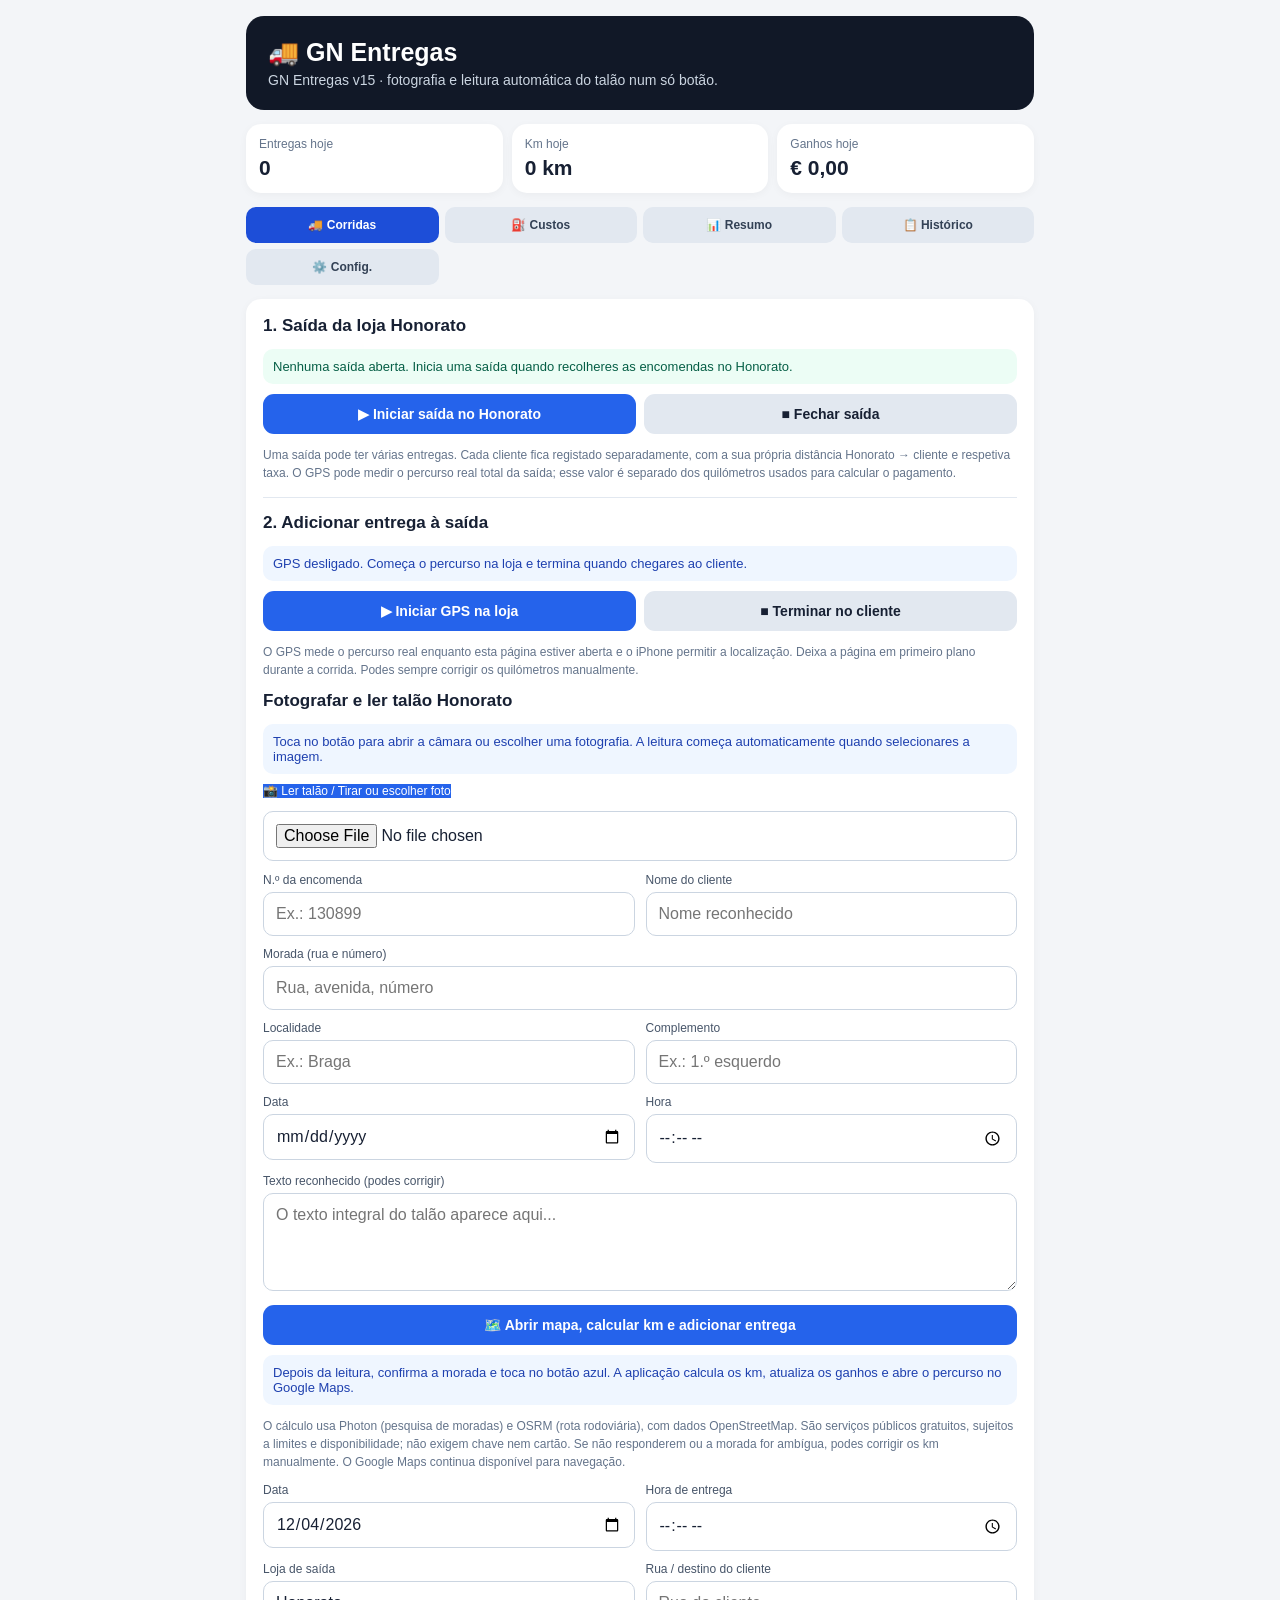
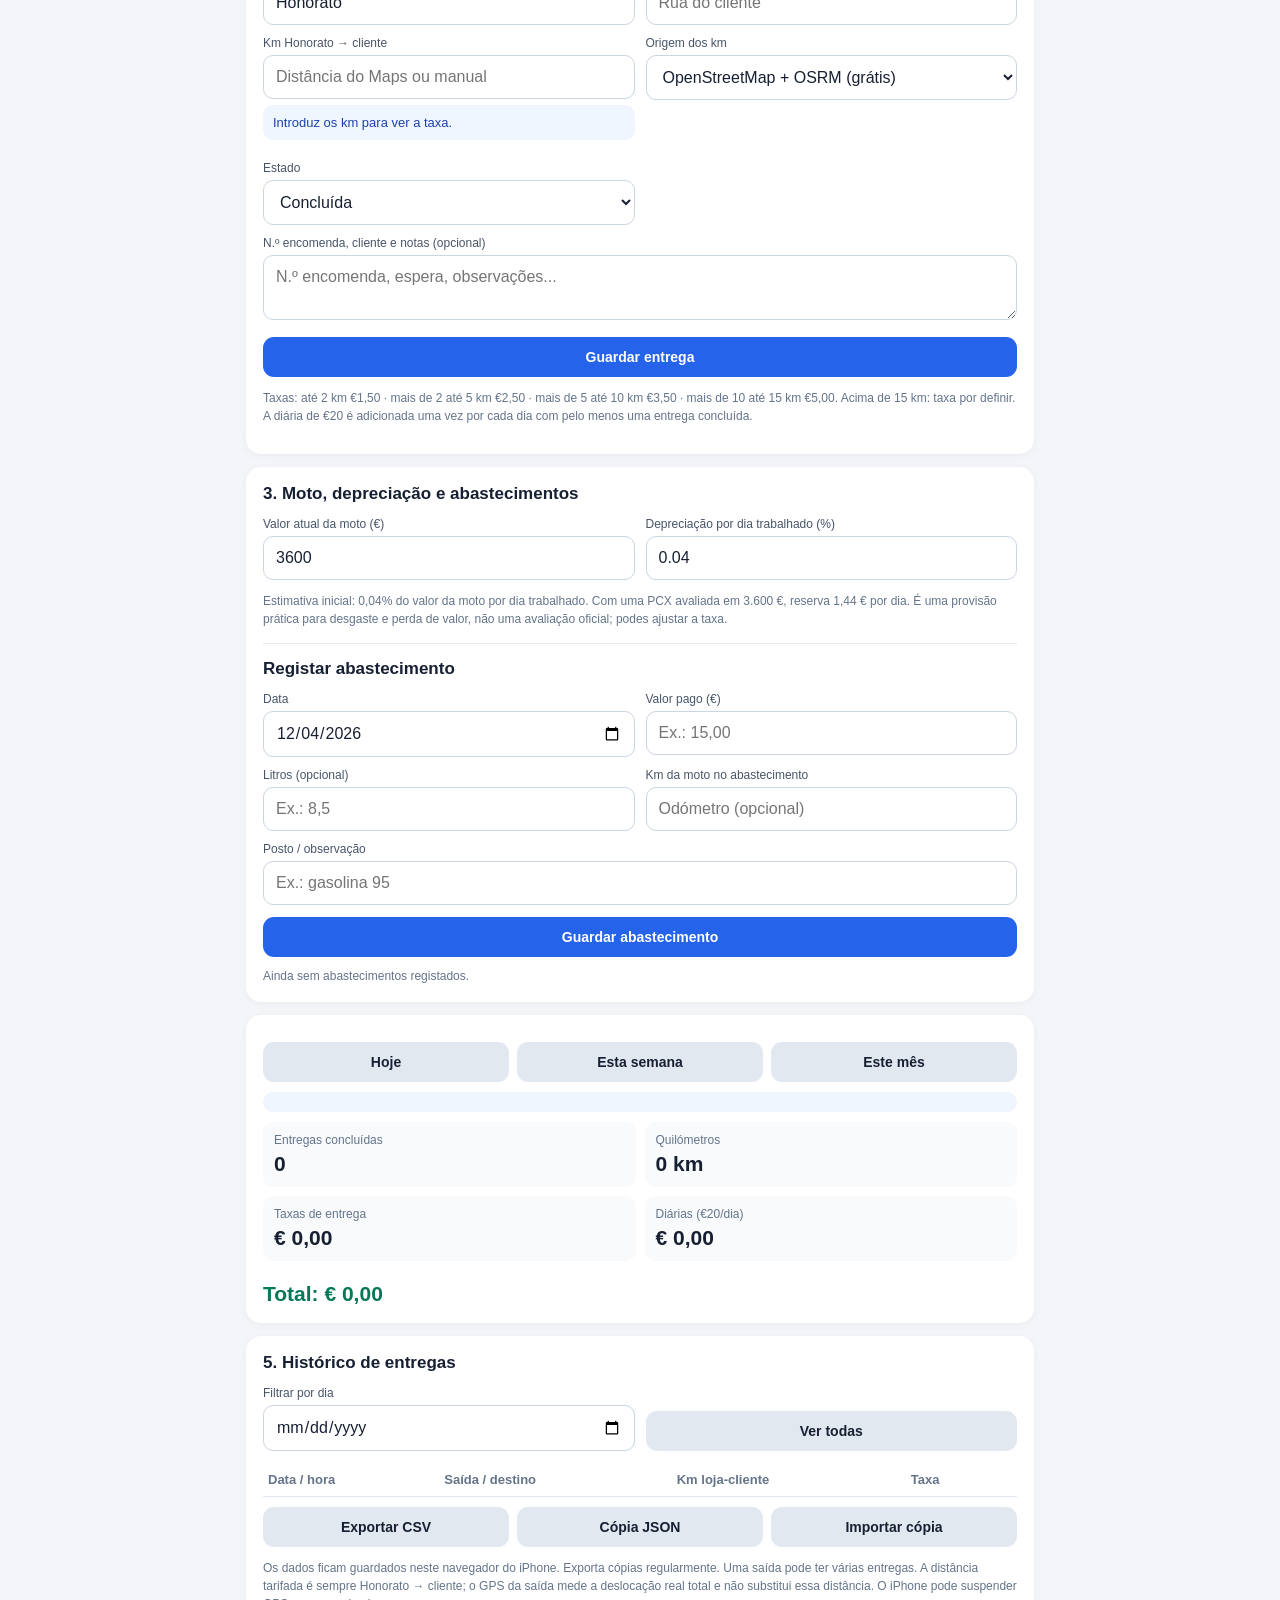
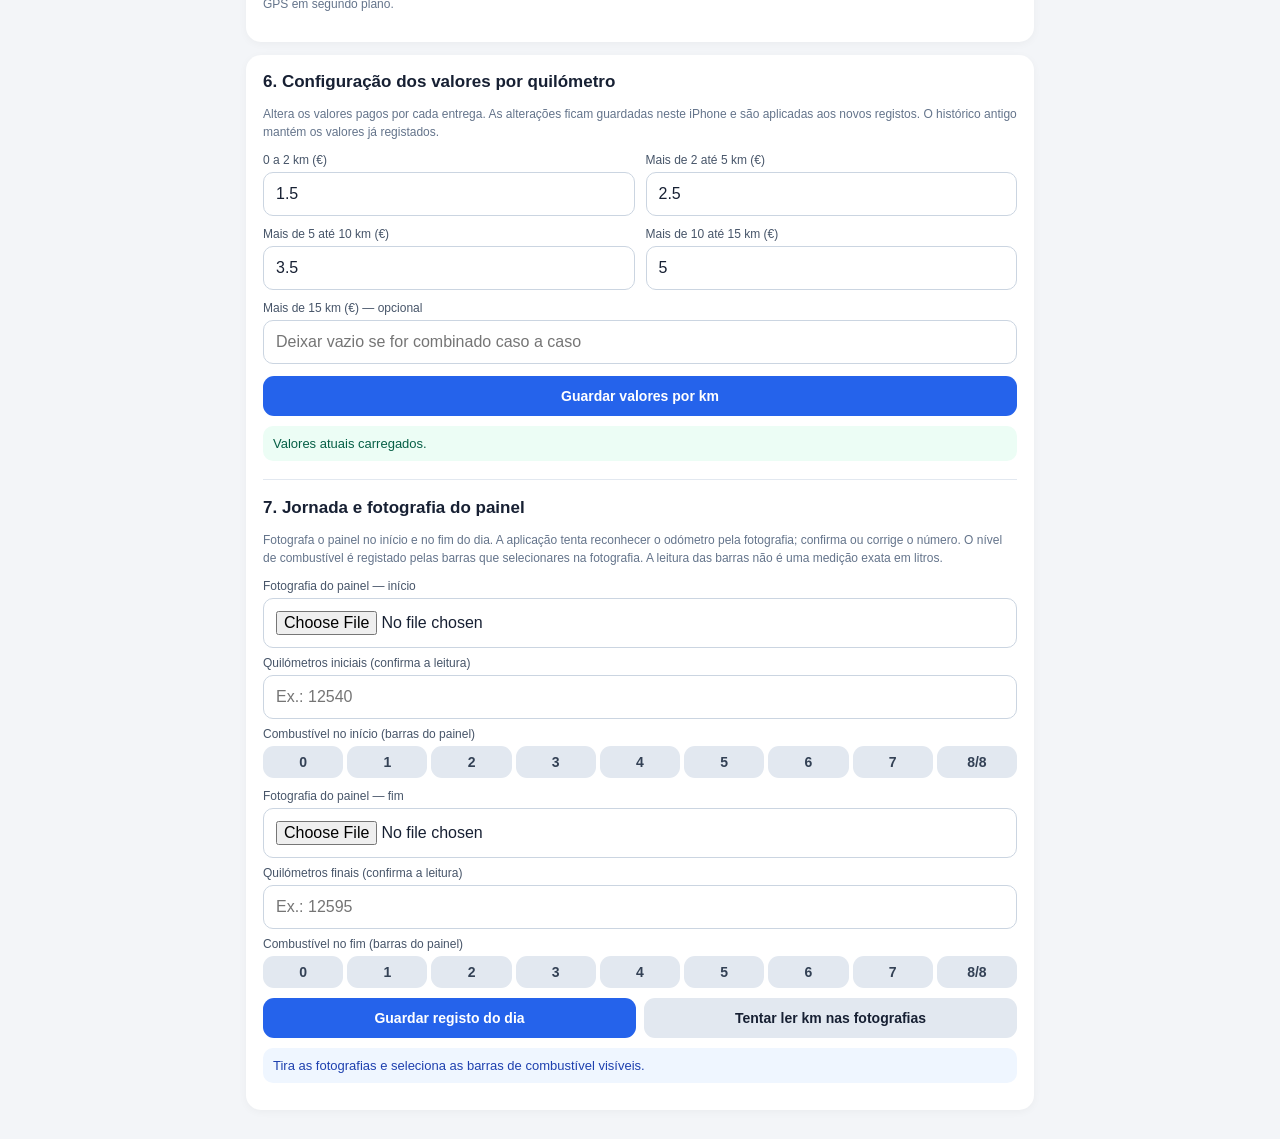
<file: gn_entregas_v15.html>
<!doctype html>
<html lang="pt-PT">
<head>
<meta charset="utf-8"><meta name="viewport" content="width=device-width,initial-scale=1">
<meta name="theme-color" content="#111827"><title>GN Entregas</title>
<style>
:root{font-family:-apple-system,BlinkMacSystemFont,"Segoe UI",sans-serif;color:#172033;background:#f3f5f8}
*{box-sizing:border-box}body{margin:0;padding:16px;max-width:820px;margin:auto}
header{background:#111827;color:white;padding:22px;border-radius:18px;margin-bottom:14px}
h1{font-size:25px;margin:0 0 5px}header p{margin:0;color:#cbd5e1;font-size:14px}
.cards{display:grid;grid-template-columns:repeat(3,1fr);gap:9px;margin:13px 0}
.card,section{background:white;border-radius:15px;box-shadow:0 2px 8px #0000000a}
.card{padding:13px}.k{font-size:12px;color:#64748b}.v{font-size:21px;font-weight:750;margin-top:5px}
section{padding:17px;margin:13px 0}h2{font-size:17px;margin:0 0 13px}
.grid{display:grid;grid-template-columns:1fr 1fr;gap:11px}
label{display:block;font-size:12px;color:#475569;margin:0 0 5px}
input,select,textarea{width:100%;padding:12px;border:1px solid #cbd5e1;border-radius:10px;font:inherit;background:white;color:#172033}
textarea{min-height:65px;resize:vertical}.full{grid-column:1/-1}
button{border:0;border-radius:11px;padding:12px 14px;font-weight:700;font-size:14px;cursor:pointer}
.primary{background:#2563eb;color:white}.secondary{background:#e2e8f0;color:#172033}.danger{background:#fee2e2;color:#991b1b}
.actions{display:flex;gap:8px;flex-wrap:wrap;margin-top:10px}.actions button{flex:1}
.note{font-size:12px;color:#64748b;line-height:1.5}.status{padding:10px;border-radius:10px;background:#eff6ff;color:#1e40af;font-size:13px;margin:10px 0}
.good{background:#ecfdf5;color:#065f46}.warn{background:#fff7ed;color:#9a3412}
table{width:100%;border-collapse:collapse;font-size:13px}th,td{text-align:left;padding:9px 5px;border-bottom:1px solid #e2e8f0}th{color:#64748b;font-weight:600}
.money{font-weight:800;color:#047857}.stats{display:grid;grid-template-columns:1fr 1fr;gap:9px}.stat{background:#f8fafc;border-radius:10px;padding:11px}
.hidden{display:none!important}
@media(max-width:520px){.cards{grid-template-columns:1fr 1fr}.grid{grid-template-columns:1fr}.full{grid-column:auto}table{font-size:12px}th,td{padding:7px 3px}}

.tabs{display:grid;grid-template-columns:repeat(4,1fr);gap:6px;margin:14px 0}
.tab{background:#e2e8f0;color:#334155;padding:11px 4px;font-size:12px;border-radius:10px}
.tab.active{background:#1d4ed8;color:white}.page-hidden{display:none!important}
.photo-preview{width:100%;max-height:220px;object-fit:contain;border-radius:10px;background:#f1f5f9;margin-top:8px}\n.file-action{display:inline-flex;align-items:center;justify-content:center;min-height:48px;padding:12px 16px;border-radius:12px;font-weight:700;cursor:pointer;text-align:center;flex:1}\n.native-file-picker{position:absolute!important;width:1px!important;height:1px!important;opacity:0!important;overflow:hidden!important;pointer-events:none!important}.fuel-level{display:grid;grid-template-columns:repeat(9,1fr);gap:4px}.fuel-level button{padding:8px 2px;background:#e2e8f0;color:#334155}.fuel-level button.selected{background:#2563eb;color:#fff}.small{font-size:11px;color:#64748b}
@media(max-width:440px){.tab{font-size:11px;padding:10px 2px}}
</style></head>
<body>
<header><h1>🚚 GN Entregas</h1><p>GN Entregas v15 · fotografia e leitura automática do talão num só botão.</p></header>
<div class="cards">
 <div class="card"><div class="k">Entregas hoje</div><div class="v" id="todayCount">0</div></div>
 <div class="card"><div class="k">Km hoje</div><div class="v" id="todayKm">0 km</div></div>
 <div class="card"><div class="k">Ganhos hoje</div><div class="v" id="todayTotal">€ 0,00</div></div>
</div>
<nav class="tabs" aria-label="Navegação principal">
<button class="tab active" data-page="page-runs">🚚 Corridas</button>
<button class="tab" data-page="page-costs">⛽ Custos</button>
<button class="tab" data-page="page-summary">📊 Resumo</button>
<button class="tab" data-page="page-history">📋 Histórico</button>
<button class="tab" data-page="page-settings">⚙️ Config.</button>
</nav>
<section id='page-runs'>
<h2>1. Saída da loja Honorato</h2>
<div class="status good" id="routeStatus">Nenhuma saída aberta. Inicia uma saída quando recolheres as encomendas no Honorato.</div>
<div class="actions">
 <button class="primary" id="openRoute">▶ Iniciar saída no Honorato</button>
 <button class="secondary" id="closeRoute" disabled>■ Fechar saída</button>
</div>
<p class="note">Uma saída pode ter várias entregas. Cada cliente fica registado separadamente, com a sua própria distância Honorato → cliente e respetiva taxa. O GPS pode medir o percurso real total da saída; esse valor é separado dos quilómetros usados para calcular o pagamento.</p>
<hr style="border:0;border-top:1px solid #e2e8f0;margin:15px 0">
<h2>2. Adicionar entrega à saída</h2>
<div class="status" id="gpsStatus">GPS desligado. Começa o percurso na loja e termina quando chegares ao cliente.</div>
<div class="actions">
 <button class="primary" id="startGps">▶ Iniciar GPS na loja</button>
 <button class="secondary" id="stopGps" disabled>■ Terminar no cliente</button>
</div>
<p class="note">O GPS mede o percurso real enquanto esta página estiver aberta e o iPhone permitir a localização. Deixa a página em primeiro plano durante a corrida. Podes sempre corrigir os quilómetros manualmente.</p>
<h2>Fotografar e ler talão Honorato</h2>
<div class="status" id="receiptStatus">Toca no botão para abrir a câmara ou escolher uma fotografia. A leitura começa automaticamente quando selecionares a imagem.</div>
<div class="actions">
 <label class="primary file-action" for="receiptPhoto">📸 Ler talão / Tirar ou escolher foto</label>
 <input id="receiptPhoto" type="file" accept="image/*" capture="environment" class="native-file-picker">
</div>
<div class="full"><img id="receiptPreview" class="hidden" alt="Pré-visualização do talão" style="width:100%;max-height:230px;object-fit:contain;border-radius:12px"></div>
<div class="grid" style="margin-top:12px">
 <div><label for="orderNo">N.º da encomenda</label><input id="orderNo" placeholder="Ex.: 130899"></div>
 <div><label for="clientName">Nome do cliente</label><input id="clientName" placeholder="Nome reconhecido"></div>
 <div class="full"><label for="customerAddress">Morada (rua e número)</label><input id="customerAddress" placeholder="Rua, avenida, número"></div>
 <div><label for="customerCity">Localidade</label><input id="customerCity" placeholder="Ex.: Braga"></div>
 <div><label for="customerExtra">Complemento</label><input id="customerExtra" placeholder="Ex.: 1.º esquerdo"></div>
 <div><label for="receiptDate">Data</label><input id="receiptDate" type="date"></div>
 <div><label for="receiptTime">Hora</label><input id="receiptTime" type="time"></div>
 <div class="full"><label for="ocrRaw">Texto reconhecido (podes corrigir)</label><textarea id="ocrRaw" rows="4" placeholder="O texto integral do talão aparece aqui..."></textarea></div>
</div>
<div class="actions">
 <button class="primary" type="button" id="finishReceipt">🗺️ Abrir mapa, calcular km e adicionar entrega</button>
</div>
<div class="status" id="distanceStatus">Depois da leitura, confirma a morada e toca no botão azul. A aplicação calcula os km, atualiza os ganhos e abre o percurso no Google Maps.</div>
<p class="note">O cálculo usa Photon (pesquisa de moradas) e OSRM (rota rodoviária), com dados OpenStreetMap. São serviços públicos gratuitos, sujeitos a limites e disponibilidade; não exigem chave nem cartão. Se não responderem ou a morada for ambígua, podes corrigir os km manualmente. O Google Maps continua disponível para navegação.</p>
<form id="form">
<div class="grid">
 <div><label for="date">Data</label><input id="date" type="date" required></div>
 <div><label for="time">Hora de entrega</label><input id="time" type="time" required></div>
 <div><label for="from">Loja de saída</label><input id="from" value="Honorato" readonly></div>
 <div><label for="to">Rua / destino do cliente</label><input id="to" placeholder="Rua do cliente" required></div>
 <div><label for="km">Km Honorato → cliente</label><input id="km" type="number" min="0" max="300" step="0.1" placeholder="Distância do Maps ou manual" required><div id="feePreview" class="status" style="margin-top:6px">Introduz os km para ver a taxa.</div></div>
 <div><label for="method">Origem dos km</label><select id="method"><option>OpenStreetMap + OSRM (grátis)</option><option>GPS</option><option>Manual / Google Maps</option></select></div>
 <div><label for="status">Estado</label><select id="status"><option>Concluída</option><option>Cancelada</option></select></div>
 <div class="full"><label for="notes">N.º encomenda, cliente e notas (opcional)</label><textarea id="notes" placeholder="N.º encomenda, espera, observações..."></textarea></div>
</div>
<button class="primary" style="width:100%;margin-top:13px" type="submit">Guardar entrega</button>
</form>
<p class="note">Taxas: até 2 km €1,50 · mais de 2 até 5 km €2,50 · mais de 5 até 10 km €3,50 · mais de 10 até 15 km €5,00. Acima de 15 km: taxa por definir. A diária de €20 é adicionada uma vez por cada dia com pelo menos uma entrega concluída.</p>
</section>
<section id='page-costs'>
<h2>3. Moto, depreciação e abastecimentos</h2>
<div class="grid">
 <div><label for="bikeValue">Valor atual da moto (€)</label><input id="bikeValue" type="number" min="0" step="0.01" value="3600"></div>
 <div><label for="depreciationRate">Depreciação por dia trabalhado (%)</label><input id="depreciationRate" type="number" min="0" max="1" step="0.01" value="0.04"></div>
</div>
<p class="note">Estimativa inicial: 0,04% do valor da moto por dia trabalhado. Com uma PCX avaliada em 3.600 €, reserva 1,44 € por dia. É uma provisão prática para desgaste e perda de valor, não uma avaliação oficial; podes ajustar a taxa.</p>
<hr style="border:0;border-top:1px solid #e2e8f0;margin:15px 0">
<h2>Registar abastecimento</h2>
<div class="grid">
 <div><label for="fuelDate">Data</label><input id="fuelDate" type="date"></div>
 <div><label for="fuelCost">Valor pago (€)</label><input id="fuelCost" type="number" min="0" step="0.01" placeholder="Ex.: 15,00"></div>
 <div><label for="fuelLitres">Litros (opcional)</label><input id="fuelLitres" type="number" min="0" step="0.01" placeholder="Ex.: 8,5"></div>
 <div><label for="fuelOdo">Km da moto no abastecimento</label><input id="fuelOdo" type="number" min="0" step="1" placeholder="Odómetro (opcional)"></div>
 <div class="full"><label for="fuelNote">Posto / observação</label><input id="fuelNote" placeholder="Ex.: gasolina 95"></div>
</div>
<button class="primary" id="saveFuel" style="width:100%;margin-top:12px">Guardar abastecimento</button>
<div id="fuelHistory" class="note" style="margin-top:10px"></div>
</section>
<section id='page-summary'>
<div class="actions">
 <button class="secondary" data-period="day">Hoje</button>
 <button class="secondary" data-period="week">Esta semana</button>
 <button class="secondary" data-period="month">Este mês</button>
</div>
<div class="status" id="periodLabel"></div>
<div class="stats">
 <div class="stat"><div class="k">Entregas concluídas</div><div class="v" id="pCount">0</div></div>
 <div class="stat"><div class="k">Quilómetros</div><div class="v" id="pKm">0 km</div></div>
 <div class="stat"><div class="k">Taxas de entrega</div><div class="v" id="pFees">€ 0,00</div></div>
 <div class="stat"><div class="k">Diárias (€20/dia)</div><div class="v" id="pDaily">€ 0,00</div></div>
</div>
<p class="money" id="pTotal" style="font-size:21px;margin-bottom:0">Total: € 0,00</p>
</section>
<section id='page-history'>
<h2>5. Histórico de entregas</h2>
<div class="grid"><div><label for="filterDate">Filtrar por dia</label><input id="filterDate" type="date"></div><div style="display:flex;align-items:end"><button class="secondary" id="clearFilter" style="width:100%">Ver todas</button></div></div>
<div style="overflow-x:auto;margin-top:12px"><table><thead><tr><th>Data / hora</th><th>Saída / destino</th><th>Km loja-cliente</th><th>Taxa</th><th></th></tr></thead><tbody id="rows"></tbody></table></div>
<div class="actions"><button class="secondary" id="csv">Exportar CSV</button><button class="secondary" id="backup">Cópia JSON</button><button class="secondary" id="importBtn">Importar cópia</button><input id="importFile" type="file" accept="application/json" hidden></div>
<p class="note">Os dados ficam guardados neste navegador do iPhone. Exporta cópias regularmente. Uma saída pode ter várias entregas. A distância tarifada é sempre Honorato → cliente; o GPS da saída mede a deslocação real total e não substitui essa distância. O iPhone pode suspender GPS em segundo plano.</p>
</section>
<section id='page-settings'>
<h2>6. Configuração dos valores por quilómetro</h2>
<p class="note">Altera os valores pagos por cada entrega. As alterações ficam guardadas neste iPhone e são aplicadas aos novos registos. O histórico antigo mantém os valores já registados.</p>
<div class="grid">
 <div><label for="feeBand1">0 a 2 km (€)</label><input id="feeBand1" type="number" min="0" step="0.01"></div>
 <div><label for="feeBand2">Mais de 2 até 5 km (€)</label><input id="feeBand2" type="number" min="0" step="0.01"></div>
 <div><label for="feeBand3">Mais de 5 até 10 km (€)</label><input id="feeBand3" type="number" min="0" step="0.01"></div>
 <div><label for="feeBand4">Mais de 10 até 15 km (€)</label><input id="feeBand4" type="number" min="0" step="0.01"></div>
 <div class="full"><label for="feeOver15">Mais de 15 km (€) — opcional</label><input id="feeOver15" type="number" min="0" step="0.01" placeholder="Deixar vazio se for combinado caso a caso"></div>
</div>
<button class="primary" id="saveFees" style="width:100%;margin-top:12px">Guardar valores por km</button>
<div id="feeStatus" class="status good">Valores atuais carregados.</div>
<hr style="border:0;border-top:1px solid #e2e8f0;margin:18px 0">
<h2>7. Jornada e fotografia do painel</h2>
<p class="note">Fotografa o painel no início e no fim do dia. A aplicação tenta reconhecer o odómetro pela fotografia; confirma ou corrige o número. O nível de combustível é registado pelas barras que selecionares na fotografia. A leitura das barras não é uma medição exata em litros.</p>
<div class="grid">
 <div class="full">
  <label for="dashStartPhoto">Fotografia do painel — início</label>
  <input id="dashStartPhoto" type="file" accept="image/*" capture="environment">
  <img id="dashStartPreview" class="photo-preview hidden" alt="Painel no início">
  <label for="dashStartKm" style="margin-top:8px">Quilómetros iniciais (confirma a leitura)</label>
  <input id="dashStartKm" type="number" min="0" step="0.1" placeholder="Ex.: 12540">
  <label style="margin-top:8px">Combustível no início (barras do painel)</label>
  <div id="dashStartFuel" class="fuel-level"></div>
 </div>
 <div class="full">
  <label for="dashEndPhoto">Fotografia do painel — fim</label>
  <input id="dashEndPhoto" type="file" accept="image/*" capture="environment">
  <img id="dashEndPreview" class="photo-preview hidden" alt="Painel no fim">
  <label for="dashEndKm" style="margin-top:8px">Quilómetros finais (confirma a leitura)</label>
  <input id="dashEndKm" type="number" min="0" step="0.1" placeholder="Ex.: 12595">
  <label style="margin-top:8px">Combustível no fim (barras do painel)</label>
  <div id="dashEndFuel" class="fuel-level"></div>
 </div>
</div>
<div class="actions">
 <button class="primary" id="saveDashboardDay">Guardar registo do dia</button>
 <button class="secondary" id="readDashOdo">Tentar ler km nas fotografias</button>
</div>
<div id="dashStatus" class="status">Tira as fotografias e seleciona as barras de combustível visíveis.</div>
<div id="dashHistory" class="note"></div>
</section>
<script>
const $=id=>document.getElementById(id), today=()=>{const d=new Date();return [d.getFullYear(),String(d.getMonth()+1).padStart(2,'0'),String(d.getDate()).padStart(2,'0')].join('-')};
const euro=n=>n.toLocaleString('pt-PT',{style:'currency',currency:'EUR'});
$('date').value=today();
let records=[];try{records=JSON.parse(localStorage.getItem('entregas_v1')||'[]')}catch(e){}
let period='day',watchId=null,track=[],lastPoint=null,gpsKm=0,activeRoute=null,fuelRecords=[];
try{fuelRecords=JSON.parse(localStorage.getItem('fuel_v1')||'[]')}catch(e){}
$('fuelDate').value=today();
$('bikeValue').value=localStorage.getItem('bike_value_v1')||'3600';
$('depreciationRate').value=localStorage.getItem('depreciation_rate_v1')||'0.04';
let feeBands={b1:1.5,b2:2.5,b3:3.5,b4:5,over15:null};
try{const savedFees=JSON.parse(localStorage.getItem('gn_fee_bands_v1')||'null');if(savedFees)feeBands={...feeBands,...savedFees}}catch(e){}
function fee(k){if(!Number.isFinite(k)||k<0)return null;if(k<=2)return Number(feeBands.b1);if(k<=5)return Number(feeBands.b2);if(k<=10)return Number(feeBands.b3);if(k<=15)return Number(feeBands.b4);return feeBands.over15===''||feeBands.over15===null||feeBands.over15===undefined?null:Number(feeBands.over15)}
function hav(a,b){const R=6371,rad=x=>x*Math.PI/180,d1=rad(b.lat-a.lat),d2=rad(b.lon-a.lon),q=Math.sin(d1/2)**2+Math.cos(rad(a.lat))*Math.cos(rad(b.lat))*Math.sin(d2/2)**2;return 2*R*Math.asin(Math.sqrt(q))}
function persist(){localStorage.setItem('entregas_v1',JSON.stringify(records));render()}
function done(){return records.filter(r=>r.status==='Concluída')}
function getPeriodDates(){const n=new Date(),d=new Date(n.getFullYear(),n.getMonth(),n.getDate());if(period==='day')return [today(),today()];if(period==='month')return [new Date(n.getFullYear(),n.getMonth(),1).toLocaleDateString('en-CA'),today()];const wd=(d.getDay()+6)%7,s=new Date(d);s.setDate(d.getDate()-wd);return [s.toLocaleDateString('en-CA'),today()]}
function within(date,a,b){return date>=a&&date<=b}
function esc(s){return String(s||'').replace(/[&<>"']/g,c=>({'&':'&amp;','<':'&lt;','>':'&gt;','"':'&quot;',"'":'&#39;'}[c]))}
function render(){
 const t=done().filter(r=>r.date===today()),tk=t.reduce((s,r)=>s+r.km,0),tf=t.reduce((s,r)=>s+(r.fee??0),0);
 $('todayCount').textContent=t.length;$('todayKm').textContent=tk.toLocaleString('pt-PT',{maximumFractionDigits:1})+' km';$('todayTotal').textContent=euro(tf+(t.length?20:0));
 const [a,b]=getPeriodDates(),rs=done().filter(r=>within(r.date,a,b)),km=rs.reduce((s,r)=>s+r.km,0),fees=rs.reduce((s,r)=>s+(r.fee??0),0),days=new Set(rs.map(r=>r.date)).size,daily=days*20,bike=Number(localStorage.getItem('bike_value_v1')||0),rate=Number(localStorage.getItem('depreciation_rate_v1')||0.04),depreciation=days*bike*(rate/100),fuel=fuelRecords.filter(x=>within(x.date,a,b)).reduce((s,x)=>s+x.cost,0);
 $('periodLabel').textContent=period==='day'?'Hoje':period==='week'?'Esta semana (segunda a hoje)':'Este mês (dia 1 a hoje)';
 $('pCount').textContent=rs.length;$('pKm').textContent=km.toLocaleString('pt-PT',{maximumFractionDigits:1})+' km';$('pFees').textContent=euro(fees);$('pDaily').textContent=euro(daily);
 $('pTotal').textContent='Total bruto: '+euro(fees+daily)+' · após combustível e depreciação: '+euro(fees+daily-fuel-depreciation);
 document.getElementById('pBreakdown')?.remove();
 $('pTotal').insertAdjacentHTML('afterend',`<p id="pBreakdown" class="note">Combustível: ${euro(fuel)} · Depreciação (${rate.toLocaleString('pt-PT')}%/dia): ${euro(depreciation)} · Dias trabalhados: ${days}</p>`);
 const f=$('filterDate').value,view=records.filter(r=>!f||r.date===f).slice().sort((x,y)=>(y.date+y.time).localeCompare(x.date+x.time));
 $('rows').innerHTML=view.map(r=>`<tr><td>${r.date.split('-').reverse().join('/')}<br>${esc(r.time)}</td><td><b>${esc(r.routeId||'—')}</b><br>${esc(r.to)}<br><span class="note">Honorato · ${esc(r.status)}</span></td><td>${Number(r.km).toLocaleString('pt-PT')}</td><td>${r.fee===null?'Por definir':euro(r.fee)}</td><td><button class="danger" onclick="del('${r.id}')">×</button></td></tr>`).join('')||'<tr><td colspan="5" style="text-align:center;padding:18px;color:#64748b">Sem entregas neste filtro.</td></tr>';
}
window.del=id=>{if(confirm('Apagar esta entrega?')){records=records.filter(r=>r.id!==id);persist()}};
function status(msg,cls=''){ $('gpsStatus').className='status '+cls;$('gpsStatus').textContent=msg}
function openRoute(){
 if(activeRoute){alert('Já existe uma saída aberta.');return}
 const raw=prompt('KM DA MOTO NO INÍCIO da saída (odómetro):');
 if(raw===null)return;
 const start=Number(raw.replace(',','.'));
 if(!Number.isFinite(start)||start<0){alert('Introduz um valor válido para os km iniciais.');return}
 activeRoute={id:'R'+Date.now(),started:new Date().toISOString(),odoStart:start,odoEnd:null,actualKm:0};
 $('routeStatus').textContent='Saída aberta · '+activeRoute.id+' · odómetro inicial: '+start.toLocaleString('pt-PT')+' km.';
 $('openRoute').disabled=true;$('closeRoute').disabled=false;
}
function closeRoute(){
 if(!activeRoute)return;
 const raw=prompt('KM DA MOTO NO FINAL da saída (odómetro):');
 if(raw===null)return;
 const end=Number(raw.replace(',','.'));
 if(!Number.isFinite(end)||end<activeRoute.odoStart){alert('Os km finais têm de ser iguais ou superiores aos km iniciais.');return}
 activeRoute.odoEnd=end;activeRoute.actualKm=end-activeRoute.odoStart;activeRoute.closed=new Date().toISOString();
 const rid=activeRoute.id;
 records.filter(r=>r.routeId===rid).forEach(r=>{r.routeClosed=activeRoute.closed;r.routeOdoStart=activeRoute.odoStart;r.routeOdoEnd=end;r.routeActualKm=activeRoute.actualKm});
 localStorage.setItem('entregas_v1',JSON.stringify(records));
 $('routeStatus').textContent='Saída '+rid+' fechada · '+activeRoute.odoStart.toLocaleString('pt-PT')+' → '+end.toLocaleString('pt-PT')+' km · '+activeRoute.actualKm.toLocaleString('pt-PT')+' km percorridos.';
 activeRoute=null;$('openRoute').disabled=false;$('closeRoute').disabled=true;render();
}
$('openRoute').onclick=openRoute;$('closeRoute').onclick=closeRoute;
function startGPS(){
 if(!navigator.geolocation){status('Este navegador não disponibiliza GPS. Usa os quilómetros manuais.','warn');return}
 if(watchId!==null)return;
 track=[];lastPoint=null;gpsKm=0;
 status('A obter localização na loja… aceita a permissão de localização do iPhone.');
 watchId=navigator.geolocation.watchPosition(pos=>{
  const p={lat:pos.coords.latitude,lon:pos.coords.longitude,acc:pos.coords.accuracy,time:pos.timestamp};
  if(p.acc>80)return;
  if(lastPoint){const d=hav(lastPoint,p);if(d<0.5&&d>0.003)gpsKm+=d;else if(d>=0.5){status('GPS detetou um salto de localização. Confirma os km manualmente se necessário.','warn');}}
  track.push(p);lastPoint=p;
  status('GPS da saída ativo · '+gpsKm.toFixed(2).replace('.',',')+' km registados · '+track.length+' pontos.','good');
 },err=>{status('Erro de GPS: '+err.message+'. Verifica a permissão de localização e mantém a página aberta.','warn');stopGPS(false)},{enableHighAccuracy:true,maximumAge:1000,timeout:15000});
 $('startGps').disabled=true;$('stopGps').disabled=false;
 $('time').value=new Date().toTimeString().slice(0,5);$('date').value=today();
}
function stopGPS(fill=true){
 if(watchId!==null)navigator.geolocation.clearWatch(watchId);watchId=null;
 $('startGps').disabled=false;$('stopGps').disabled=true;
 if(fill&&track.length>1){status('GPS da saída terminado · '+gpsKm.toFixed(2).replace('.',',')+' km reais. Introduz a distância Honorato → cliente indicada no Maps para calcular a taxa.','good')}
 else if(fill){status('Não foi possível obter pontos GPS suficientes. Introduz os km manualmente.','warn')}
}
$('startGps').onclick=startGPS;$('stopGps').onclick=()=>stopGPS(true);
$('form').onsubmit=e=>{e.preventDefault();const k=Number($('km').value.replace(',','.'));if(!Number.isFinite(k)||k<0||$('km').value.trim()==='')return alert('Indica quilómetros válidos.');if(!activeRoute && !confirm('Ainda não iniciaste uma saída. Queres guardar esta entrega sem associar a uma saída?'))return;
const r={id:Date.now().toString(),routeId:activeRoute?activeRoute.id:'Avulsa',routeOdoStart:activeRoute?activeRoute.odoStart:null,date:$('date').value,time:$('time').value,from:'Honorato',to:$('to').value.trim(),km:k,fee:fee(k),status:$('status').value,method:$('method').value,notes:$('notes').value.trim()};records.push(r);persist();$('to').value='';$('km').value='';$('notes').value='';$('from').value='Honorato';$('time').value=new Date().toTimeString().slice(0,5);$('date').value=today();};
document.querySelectorAll('[data-period]').forEach(b=>b.onclick=()=>{period=b.dataset.period;render()});
$('filterDate').onchange=render;$('clearFilter').onclick=()=>{$('filterDate').value='';render()};
function download(data,name,type){const a=document.createElement('a'),u=URL.createObjectURL(new Blob([data],{type}));a.href=u;a.download=name;a.click();setTimeout(()=>URL.revokeObjectURL(u),1000)}
$('csv').onclick=()=>{const head=['Data','Hora','Saída','Origem','Destino','Km Honorato-cliente','Taxa EUR','Estado','Método','Notas'];const lines=[head,...records.map(r=>[r.date,r.time,r.routeId||'',r.from,r.to,r.km,r.fee??'',r.status,r.method||'Manual',r.notes])].map(row=>row.map(v=>'"'+String(v??'').replace(/"/g,'""')+'"').join(';')).join('\n');download('\ufeff'+lines,'gilmar-entregas.csv','text/csv;charset=utf-8')};
$('backup').onclick=()=>download(JSON.stringify({deliveries:records,fuel:fuelRecords,bikeValue:localStorage.getItem('bike_value_v1')||'3600',depreciationRate:localStorage.getItem('depreciation_rate_v1')||'0.04',feeBands,dashboardDays},null,2),'backup-gilmar-entregas.json','application/json');
$('importBtn').onclick=()=>$('importFile').click();
$('importFile').onchange=async e=>{try{const d=JSON.parse(await e.target.files[0].text());if(!Array.isArray(d)&&!Array.isArray(d.deliveries))throw 0;if(confirm('Substituir o histórico atual pela cópia?')){records=Array.isArray(d)?d:d.deliveries;fuelRecords=Array.isArray(d.fuel)?d.fuel:[];if(d.bikeValue)localStorage.setItem('bike_value_v1',d.bikeValue);if(d.depreciationRate)localStorage.setItem('depreciation_rate_v1',d.depreciationRate);if(d.feeBands){feeBands=d.feeBands;localStorage.setItem('gn_fee_bands_v1',JSON.stringify(feeBands))}if(Array.isArray(d.dashboardDays)){dashboardDays=d.dashboardDays;localStorage.setItem('gn_dashboard_days_v1',JSON.stringify(dashboardDays))}localStorage.setItem('fuel_v1',JSON.stringify(fuelRecords));persist();renderFuel()}}catch(x){alert('Cópia inválida.')}e.target.value=''};
$('bikeValue').addEventListener('change',()=>{const v=Math.max(0,Number($('bikeValue').value||0));localStorage.setItem('bike_value_v1',String(v));render()});
$('depreciationRate').addEventListener('change',()=>{const v=Math.min(1,Math.max(0,Number($('depreciationRate').value||0)));$('depreciationRate').value=String(v);localStorage.setItem('depreciation_rate_v1',String(v));render()});
$('saveFuel').onclick=()=>{const cost=Number($('fuelCost').value.replace(',','.'));if(!Number.isFinite(cost)||cost<=0){alert('Indica o valor pago no abastecimento.');return}
 fuelRecords.push({date:$('fuelDate').value,cost,litres:Number($('fuelLitres').value.replace(',','.'))||null,odo:$('fuelOdo').value||'',note:$('fuelNote').value.trim()});
 localStorage.setItem('fuel_v1',JSON.stringify(fuelRecords));$('fuelCost').value='';$('fuelLitres').value='';$('fuelOdo').value='';$('fuelNote').value='';renderFuel();render()};
function renderFuel(){$('fuelHistory').innerHTML=fuelRecords.slice().reverse().map(x=>`${esc(x.date)} · ${euro(x.cost)}${x.litres?' · '+x.litres+' L':''}${x.note?' · '+esc(x.note):''}`).join('<br>')||'Ainda sem abastecimentos registados.'}
renderFuel();

// Configuração editável das taxas por quilómetro.
function loadFeeInputs(){
 $('feeBand1').value=feeBands.b1;$('feeBand2').value=feeBands.b2;$('feeBand3').value=feeBands.b3;$('feeBand4').value=feeBands.b4;$('feeOver15').value=feeBands.over15??'';
}
loadFeeInputs();
$('saveFees').onclick=()=>{
 const ids=['feeBand1','feeBand2','feeBand3','feeBand4'];
 if(ids.some(id=>$(id).value===''||!Number.isFinite(Number($(id).value))||Number($(id).value)<0)){alert('Preenche os quatro escalões com valores iguais ou superiores a zero.');return}
 const over=$('feeOver15').value.trim();
 if(over!==''&&(!Number.isFinite(Number(over))||Number(over)<0)){alert('O valor acima de 15 km deve ser um número positivo ou ficar vazio.');return}
 feeBands={b1:Number($('feeBand1').value),b2:Number($('feeBand2').value),b3:Number($('feeBand3').value),b4:Number($('feeBand4').value),over15:over===''?null:Number(over)};
 localStorage.setItem('gn_fee_bands_v1',JSON.stringify(feeBands));
 $('feeStatus').textContent='Valores guardados neste dispositivo. Aplicam-se às próximas entregas.';
 render();
};

// Registo do painel: guardar fotografias comprimidas localmente e tentar OCR do odómetro.
function makeFuelButtons(id,initial){
 const host=$(id);host.innerHTML='';
 for(let n=0;n<=8;n++){
  const b=document.createElement('button');b.type='button';b.textContent=n===0?'0':n===8?'8/8':String(n);
  b.className='fuelbar'+(initial===n?' selected':'');b.setAttribute('aria-label',n+' de 8 barras');
  b.onclick=()=>{if(id==='dashStartFuel')dashStartLevel=n;else dashEndLevel=n;[...host.children].forEach((x,i)=>x.classList.toggle('selected',i===n))};
  host.appendChild(b);
 }
}
makeFuelButtons('dashStartFuel',null);makeFuelButtons('dashEndFuel',null);
function compressImage(file){
 return new Promise((resolve,reject)=>{
  const url=URL.createObjectURL(file),img=new Image();
  img.onload=()=>{const scale=Math.min(1,1200/Math.max(img.width,img.height)),c=document.createElement('canvas');c.width=Math.round(img.width*scale);c.height=Math.round(img.height*scale);c.getContext('2d').drawImage(img,0,0,c.width,c.height);URL.revokeObjectURL(url);resolve(c.toDataURL('image/jpeg',0.72))};
  img.onerror=()=>{URL.revokeObjectURL(url);reject(new Error('Não consegui abrir a fotografia.'))};img.src=url;
 });
}
async function handleDashPhoto(which,file){
 if(!file)return;
 try{
  const data=await compressImage(file),img=$(which==='start'?'dashStartPreview':'dashEndPreview');
  img.src=data;img.classList.remove('hidden');
  if(which==='start')dashStartImage=data;else dashEndImage=data;
  $('dashStatus').textContent='Fotografia '+(which==='start'?'inicial':'final')+' guardada temporariamente. Podes tentar reconhecer os quilómetros.';
 }catch(e){$('dashStatus').textContent=e.message}
}
$('dashStartPhoto').onchange=e=>handleDashPhoto('start',e.target.files[0]);
$('dashEndPhoto').onchange=e=>handleDashPhoto('end',e.target.files[0]);
async function readOdometer(data){
 if(!data)throw new Error('Tira primeiro a fotografia do painel.');
 if(!window.Tesseract){
  await new Promise((resolve,reject)=>{
   const sc=document.createElement('script');sc.src='https://cdn.jsdelivr.net/npm/tesseract.js@5/dist/tesseract.min.js';sc.onload=resolve;sc.onerror=()=>reject(new Error('Não foi possível carregar o leitor OCR. Verifica a internet.'));document.head.appendChild(sc);
  });
 }
 const result=await Tesseract.recognize(data,'eng');
 const raw=result.data.text||'';
 const candidates=(raw.match(/\b\d{3,7}(?:[.,]\d)?\b/g)||[]).map(x=>Number(x.replace(',','.'))).filter(x=>x>0);
 if(!candidates.length)throw new Error('Não consegui identificar o odómetro. Introduz os km manualmente.');
 return candidates.sort((a,b)=>b-a)[0];
}
$('readDashOdo').onclick=async()=>{
 const btn=$('readDashOdo');btn.disabled=true;$('dashStatus').textContent='A analisar as fotografias. Pode demorar um pouco…';
 try{
  if(dashStartImage){const v=await readOdometer(dashStartImage);$('dashStartKm').value=v}
  if(dashEndImage){const v=await readOdometer(dashEndImage);$('dashEndKm').value=v}
  $('dashStatus').textContent='Leitura OCR concluída. Confirma os números: reflexos, ângulo e outros dígitos podem causar erros.';
 }catch(e){$('dashStatus').textContent=e.message}
 finally{btn.disabled=false}
};
$('saveDashboardDay').onclick=()=>{
 const start=Number($('dashStartKm').value),end=Number($('dashEndKm').value);
 if(!Number.isFinite(start)||!Number.isFinite(end)||start<=0||end<start){alert('Confirma os quilómetros inicial e final. O valor final não pode ser inferior ao inicial.');return}
 if(dashStartLevel===null||dashEndLevel===null){if(!confirm('Não selecionaste as barras de combustível inicial e final. Guardar mesmo assim?'))return}
 const item={date:today(),startKm:start,endKm:end,distance:Number((end-start).toFixed(1)),startFuelBars:dashStartLevel,endFuelBars:dashEndLevel,startPhoto:dashStartImage,endPhoto:dashEndImage,createdAt:new Date().toISOString()};
 dashboardDays=dashboardDays.filter(x=>x.date!==item.date);dashboardDays.push(item);
 localStorage.setItem('gn_dashboard_days_v1',JSON.stringify(dashboardDays));
 $('dashStatus').className='status good';
 $('dashStatus').textContent='Registo guardado: '+item.distance.toLocaleString('pt-PT')+' km percorridos. Combustível: '+(dashStartLevel===null?'—':dashStartLevel+'/8')+' → '+(dashEndLevel===null?'—':dashEndLevel+'/8')+' barras.';
 renderDashboard();
};
function renderDashboard(){
 $('dashHistory').innerHTML=dashboardDays.slice().sort((a,b)=>b.date.localeCompare(a.date)).map(x=>`<div style="padding:8px 0;border-bottom:1px solid #e2e8f0"><b>${esc(x.date)}</b> · ${x.distance.toLocaleString('pt-PT')} km · Combustível ${x.startFuelBars??'—'}/8 → ${x.endFuelBars??'—'}/8 barras</div>`).join('')||'Ainda não existem registos diários do painel.';
}
renderDashboard();

document.querySelectorAll('.tab').forEach(btn=>btn.addEventListener('click',()=>{
 document.querySelectorAll('.tab').forEach(x=>x.classList.toggle('active',x===btn));
 ['page-runs','page-costs','page-summary','page-history','page-settings'].forEach(id=>$(id).classList.toggle('page-hidden',id!==btn.dataset.page));
}));
['page-costs','page-summary','page-history','page-settings'].forEach(id=>$(id).classList.add('page-hidden'));
let receiptFile=null;
async function acceptReceiptFile(file){
 if(!file)return;
 if(!file.type || !file.type.startsWith('image/')){$('receiptStatus').textContent='Este ficheiro não parece ser uma imagem. Escolhe uma fotografia JPG, PNG ou HEIC.';return}
 const oldUrl=$('receiptPreview').dataset.url;
 if(oldUrl)URL.revokeObjectURL(oldUrl);
 const url=URL.createObjectURL(file);
 $('receiptPreview').src=url;$('receiptPreview').dataset.url=url;
 $('receiptPreview').classList.remove('hidden');
 $('receiptStatus').textContent='A preparar fotografia…';
 try{
  // Re-encode through canvas: improves compatibility with iPhone HEIC and image orientation.
  const img=new Image();
  await new Promise((resolve,reject)=>{img.onload=resolve;img.onerror=()=>reject(new Error('Não consegui abrir esta fotografia. Tenta escolher uma imagem JPG.'));img.src=url});
  const scale=Math.min(1,2200/Math.max(img.naturalWidth,img.naturalHeight));
  const canvas=document.createElement('canvas');
  canvas.width=Math.round(img.naturalWidth*scale);canvas.height=Math.round(img.naturalHeight*scale);
  const ctx=canvas.getContext('2d',{willReadFrequently:true});
  ctx.drawImage(img,0,0,canvas.width,canvas.height);
  receiptFile=await new Promise(resolve=>canvas.toBlob(resolve,'image/jpeg',0.92));
  if(!receiptFile)throw new Error('Não foi possível preparar a imagem para leitura.');
  $('receiptStatus').textContent='Fotografia pronta. Agora toca em “Ler talão automaticamente”.';
 }catch(err){
  receiptFile=file;
  $('receiptStatus').textContent='Fotografia carregada. A leitura vai tentar usar o ficheiro original: '+err.message;
 }
}
$('receiptPhoto').addEventListener('change',async e=>{
 const file=e.target.files&&e.target.files[0];
 e.target.value='';
 if(!file)return;
 await acceptReceiptFile(file);
 if(receiptFile) await readReceiptAutomatically();
});
function setReceiptDate(dateText,timeText){
 const m=dateText.match(/(\d{2})\/(\d{2})\/(\d{4})/);
 if(m)$('receiptDate').value=m[3]+'-'+m[2]+'-'+m[1];
 const t=timeText.match(/(\d{2}):(\d{2})/);
 if(t)$('receiptTime').value=t[1]+':'+t[2];
}
function parseHonoratoReceipt(text){
 const raw=String(text||'').replace(/\r/g,'');
 const lines=raw.split('\n').map(x=>x.replace(/[|¦]/g,' ').replace(/\s+/g,' ').trim()).filter(Boolean);
 const norm=x=>x.normalize('NFD').replace(/[\u0300-\u036f]/g,'').toLowerCase();
 const findLine=(patterns)=>{
  const re=new RegExp(patterns,'i');
  return lines.findIndex(x=>re.test(norm(x)));
 };
 const valueAfter=(line,labels)=>{
  const n=norm(line);
  for(const label of labels){
   const at=n.indexOf(label);
   if(at>=0){const colon=line.indexOf(':');if(colon>=0)return line.slice(colon+1).trim();return line.slice(at+label.length).replace(/^[\s:#-]+/,'').trim();}
  }
  return '';
 };
 const assign=(id,v)=>{if(v && $(id))$(id).value=v};
 // Order number: support DELIVERY #123, Nº encomenda, Pedido, Order.
 let m=raw.match(/(?:delivery|encomenda|pedido|order)\s*(?:n[.º°o]*\s*)?#?\s*[:#-]?\s*(\d{4,})/i);
 if(m)assign('orderNo',m[1]);
 // Customer name: exact labeled line only.
 let idx=findLine('(?:nome(?:\\s+do\\s+cliente)?|cliente|customer\\s*name)\\s*[:#-]');
 if(idx>=0)assign('clientName',valueAfter(lines[idx],['nome do cliente','nome','cliente','customer name']));
 // Address: support Endereço, Morada, Rua, Address. Keep next continuation lines but stop at other fields.
 idx=findLine('(?:endereco|morada|address|rua)\\s*[:#-]');
 let address='';
 if(idx>=0){
  address=valueAfter(lines[idx],['endereco','morada','address','rua']);
  const stop=/^(?:complemento|andar|tipo|data|hora|telefone|telemovel|codigo postal|cod\\. postal|cp|localidade|cidade|cliente|nome|nif|pedido|delivery)\\s*[:#-]?/i;
  for(let j=idx+1;j<Math.min(lines.length,idx+4);j++){
   if(stop.test(norm(lines[j])))break;
   if(/\d{4}-\d{3}/.test(lines[j]))break;
   if(lines[j].length>2)address+=' '+lines[j];
  }
  address=address.replace(/\s+/g,' ').replace(/[;,.\s]+$/,'');
  // Remove postal code accidentally captured at end of address.
  address=address.replace(/[, ]+\d{4}-\d{3}(?:\s+[A-ZÀ-ÿ-]+)?$/i,'').trim();
  assign('customerAddress',address);
 }
 // Postal code and locality should be separate, not merged into street.
 m=raw.match(/\b(\d{4}-\d{3})\s+([A-ZÀ-ÿ][A-ZÀ-ÿ -]{2,})/i);
 if(m){
  const postal=m[1],city=m[2].trim();
  assign('customerCity',city);
  if($('customerExtra') && !$('customerExtra').value)assign('customerExtra','');
  if($('customerAddress').value)$('customerAddress').value=$('customerAddress').value.replace(new RegExp('[, ]*'+postal.replace('-','\\-')+'.*$','i'),'').trim();
 }else{
  // Some receipts show city on its own after the address.
  const cityLine=lines.find(x=>/\b(?:BRAGA|PORTO|GUIMARAES|FAMALICAO|VILA VERDE)\b/i.test(norm(x)) && !/endereco|morada|address/i.test(norm(x)));
  if(cityLine && !$('customerCity').value)assign('customerCity',cityLine.replace(/^\d{4}-\d{3}\s*/,'').trim());
 }
 idx=findLine('(?:complemento|andar|fra[cç]ao|porta)\\s*[:#-]');
 if(idx>=0)assign('customerExtra',valueAfter(lines[idx],['complemento','andar','fracao','porta']));
 // Date and time from explicit label, or common receipt timestamp.
 m=raw.match(/(?:data|date)\s*[:#-]?\s*(\d{2}[\/.-]\d{2}[\/.-]\d{4})\s*,?\s*(\d{2}:\d{2})/i);
 if(!m)m=raw.match(/\b(\d{2}[\/.-]\d{2}[\/.-]\d{4})\s*,?\s*(\d{2}:\d{2})\b/);
 if(m)setReceiptDate(m[1].replace(/[.-]/g,'/'),m[2]);
 // Keep phone and other receipt content only in raw OCR, never put them in address.
 const hasUseful=!!($('orderNo').value||$('clientName').value||$('customerAddress').value||$('receiptDate').value);
 $('receiptStatus').textContent=hasUseful
  ?'Campos identificados. Confirma nome, rua, número, código postal/localidade e complemento antes de usar.'
  :'Não consegui separar os campos com segurança. O texto completo ficou disponível para correção manual.';
}
async function readReceiptAutomatically(){
 if(!receiptFile){alert('Tira ou escolhe primeiro a fotografia do talão.');return}
 $('receiptStatus').textContent='A preparar reconhecimento do talão…';
 try{
  if(!window.Tesseract){
   const urls=['https://cdn.jsdelivr.net/npm/tesseract.js@5/dist/tesseract.min.js','https://unpkg.com/tesseract.js@5/dist/tesseract.min.js'];
   let loaded=false;
   for(const url of urls){
    try{await new Promise((resolve,reject)=>{const sc=document.createElement('script');sc.src=url;sc.onload=resolve;sc.onerror=()=>reject(new Error('Falha ao carregar '+url));document.head.appendChild(sc)});loaded=true;break}catch(e){}
   }
   if(!loaded)throw new Error('Não foi possível carregar o motor OCR. Confirma a ligação à internet.');
  }
  $('receiptStatus').textContent='Motor de leitura pronto. A analisar a fotografia…';
  const result=await window.Tesseract.recognize(receiptFile,'por+eng',{logger:m=>{if(m.status==='recognizing text')$('receiptStatus').textContent='A ler talão: '+Math.round((m.progress||0)*100)+'%'}});
  $('ocrRaw').value=result.data.text||'';parseHonoratoReceipt(result.data.text||'');
  $('receiptStatus').textContent='Leitura concluída. Confirma número, nome, morada, complemento e hora.';
 }catch(err){$('receiptStatus').textContent='Falha na leitura: '+(err&&err.message?err.message:'erro desconhecido')+'. Confirma a internet, tenta uma foto mais nítida ou preenche os campos manualmente.'}
}

// Cálculo rodoviário gratuito: Photon geocoding + OSRM routing.
const PHOTON='https://photon.komoot.io/api/';
const NOMINATIM='https://nominatim.openstreetmap.org/search';
const OSRM='https://router.project-osrm.org/route/v1/driving/';
async function geocode(query){
 query=String(query||'').trim();
 if(query.length<4)throw new Error('Morada incompleta. Indica rua, número e localidade.');
 const url=NOMINATIM+'?format=jsonv2&limit=5&countrycodes=pt&q='+encodeURIComponent(query);
 try{
  const r=await fetch(url,{headers:{'Accept':'application/json'}});
  if(r.ok){const a=await r.json();if(a.length)return a.map(x=>({lat:Number(x.lat),lon:Number(x.lon),label:x.display_name,source:'Nominatim'}))}
 }catch(e){}
 const r=await fetch(PHOTON+'?'+new URLSearchParams({q:query,limit:'5'}),{headers:{'Accept':'application/json'}});
 if(!r.ok)throw new Error('Os serviços gratuitos de pesquisa estão indisponíveis. Tenta novamente ou introduz os km manualmente.');
 const j=await r.json();
 return (j.features||[]).filter(x=>x.geometry?.coordinates).map(x=>({lon:Number(x.geometry.coordinates[0]),lat:Number(x.geometry.coordinates[1]),label:describePhoton(x),source:'Photon'}));
}
function describePhoton(f){const p=f.properties||{};return [p.name,p.street,p.housenumber,p.district,p.city,p.county,p.state].filter(Boolean).join(', ')}
function euroSafe(n){return Number(n).toLocaleString('pt-PT',{style:'currency',currency:'EUR'})}
function updateFeePreview(){
 const raw=$('km').value.replace(',','.'),k=Number(raw),el=$('feePreview');
 if(raw===''||!Number.isFinite(k)||k<0){el.textContent='Introduz os km para ver a taxa.';el.className='status';return}
 const v=fee(k);el.className='status good';
 el.textContent='Distância: '+k.toLocaleString('pt-PT',{maximumFractionDigits:1})+' km · Taxa: '+(v===null?'Por definir':euroSafe(v));
}
$('km').addEventListener('input',updateFeePreview);
async function calculateReceiptDistance(){
 const address=[$('customerAddress').value,$('customerCity').value].filter(Boolean).join(', ');
 const fullAddress=[$('customerAddress').value,$('customerExtra').value,$('customerCity').value].filter(Boolean).join(', ');
 if(!$('customerAddress').value.trim()||!$('customerCity').value.trim()){
  alert('Preenche a rua/número e a localidade antes de calcular.');return;
 }

 $('distanceStatus').className='status';
 $('distanceStatus').textContent='A procurar a morada do cliente no OpenStreetMap…';
 try{
  const dests=await geocode(address+', Portugal');
  if(!dests.length)throw new Error('Não encontrei essa morada. Confirma a rua, número e localidade.');
  let dest=dests[0];
  if(dests.length>1){
   const options=dests.slice(0,5).map((f,i)=>(i+1)+'. '+(f.label||'Morada encontrada')).join('\n');
   const choice=prompt('Confirma a morada encontrada (escreve o número da opção):\n\n'+options,'1');
   if(choice===null)throw new Error('Pesquisa cancelada. Confirma a morada e tenta novamente.');
   const idx=Number(choice)-1;
   if(!Number.isInteger(idx)||idx<0||idx>=Math.min(dests.length,5))throw new Error('Opção inválida. Tenta novamente.');
   dest=dests[idx];
  }
  $('distanceStatus').textContent='Morada encontrada: '+(dest.label||'Morada selecionada')+'. A calcular o percurso desde o Honorato…';
  const origins=await geocode('Honorato, Braga, Portugal');
  if(!origins.length)throw new Error('Não consegui localizar o Honorato em Braga. Usa os km manuais.');
  const origin=origins[0];
  const olon=origin.lon,olat=origin.lat,dlon=dest.lon,dlat=dest.lat;
  const routeUrl=OSRM+olon+','+olat+';'+dlon+','+dlat+'?overview=false&alternatives=false&steps=false';
  const response=await fetch(routeUrl,{headers:{'Accept':'application/json'}});
  if(!response.ok)throw new Error('O serviço de rotas está temporariamente indisponível (HTTP '+response.status+').');
  const data=await response.json();
  if(data.code!=='Ok'||!data.routes||!data.routes.length)throw new Error('Não foi possível calcular uma rota de carro para esta morada.');
  const km=data.routes[0].distance/1000;
  $('km').value=km.toFixed(1);updateFeePreview();
  $('method').value='OpenStreetMap + OSRM (grátis)';
  $('to').value=fullAddress;
  const feeValue=fee(km);
  $('distanceStatus').className='status good';
  $('distanceStatus').textContent='Rota calculada: '+km.toLocaleString('pt-PT',{minimumFractionDigits:1,maximumFractionDigits:1})+' km por estrada · taxa prevista: '+(feeValue===null?'Por definir':euro(feeValue))+'. Confirma que a morada selecionada corresponde ao talão.';
 }catch(err){
  $('distanceStatus').className='status warn';
  $('distanceStatus').textContent=(err&&err.message?err.message:'Erro ao calcular a distância');
  throw err;
 }
}

$('finishReceipt').onclick=async()=>{
 const btn=$('finishReceipt');
 if(!$('customerAddress').value.trim()||!$('customerCity').value.trim()){
  alert('Primeiro fotografa o talão e confirma a rua e a localidade que foram lidas.');
  return;
 }
 const addr=[$('customerAddress').value,$('customerExtra').value,$('customerCity').value].filter(Boolean).join(', ');
 if(!activeRoute && !confirm('Ainda não iniciaste uma saída no Honorato. Queres adicionar esta entrega sem associar a uma saída?'))return;
 btn.disabled=true;
 try{
  await calculateReceiptDistance();
  const kmText=$('km').value.trim();
  const k=Number(kmText.replace(',','.'));
  if(!Number.isFinite(k)||kmText===''||k<0)throw new Error('Não foi possível obter os quilómetros.');
  $('to').value=addr;
  const ref=[$('orderNo').value,$('clientName').value].filter(Boolean).join(' - ');
  $('notes').value=[ref,$('notes').value].filter(Boolean).join(' | ');
  if($('receiptDate').value)$('date').value=$('receiptDate').value;
  if($('receiptTime').value)$('time').value=$('receiptTime').value;
  $('form').requestSubmit();
  const mapsUrl='https://www.google.com/maps/dir/?api=1&origin='+encodeURIComponent('Honorato Braga, Portugal')+'&destination='+encodeURIComponent(addr)+'&travelmode=driving';
  window.open(mapsUrl,'_blank');
  $('distanceStatus').className='status good';
  $('distanceStatus').textContent='Entrega adicionada! '+k.toLocaleString('pt-PT',{maximumFractionDigits:1})+' km · taxa '+(fee(k)===null?'por definir':euro(fee(k)))+'. Os ganhos do dia foram atualizados. O percurso foi aberto no Google Maps.';
 }catch(err){
  $('distanceStatus').className='status warn';
  if(!$('distanceStatus').textContent.includes(err.message))$('distanceStatus').textContent=err.message||'Não foi possível concluir a entrega.';
 }finally{btn.disabled=false;}
};

['page-costs','page-summary','page-history','page-settings'].forEach(id=>$(id).classList.add('page-hidden'));
render();

</script></body></html>
</file>
